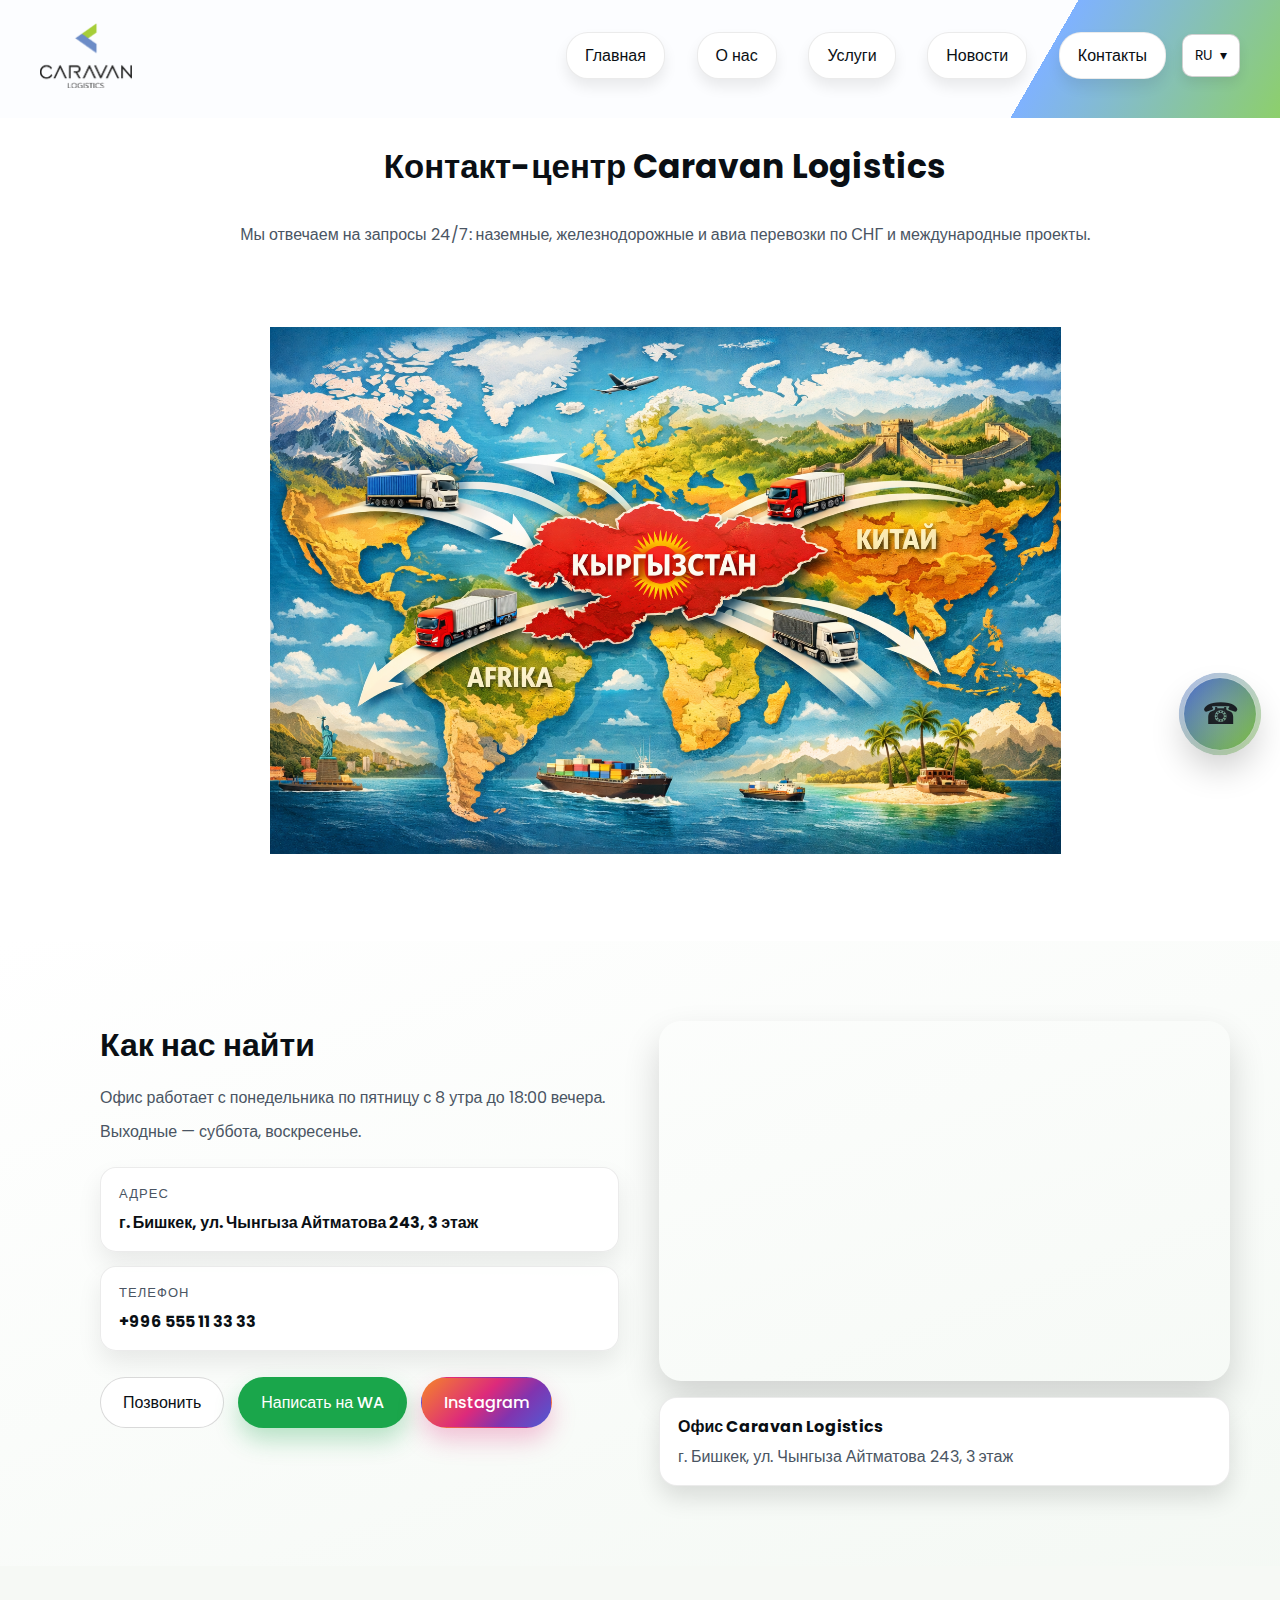
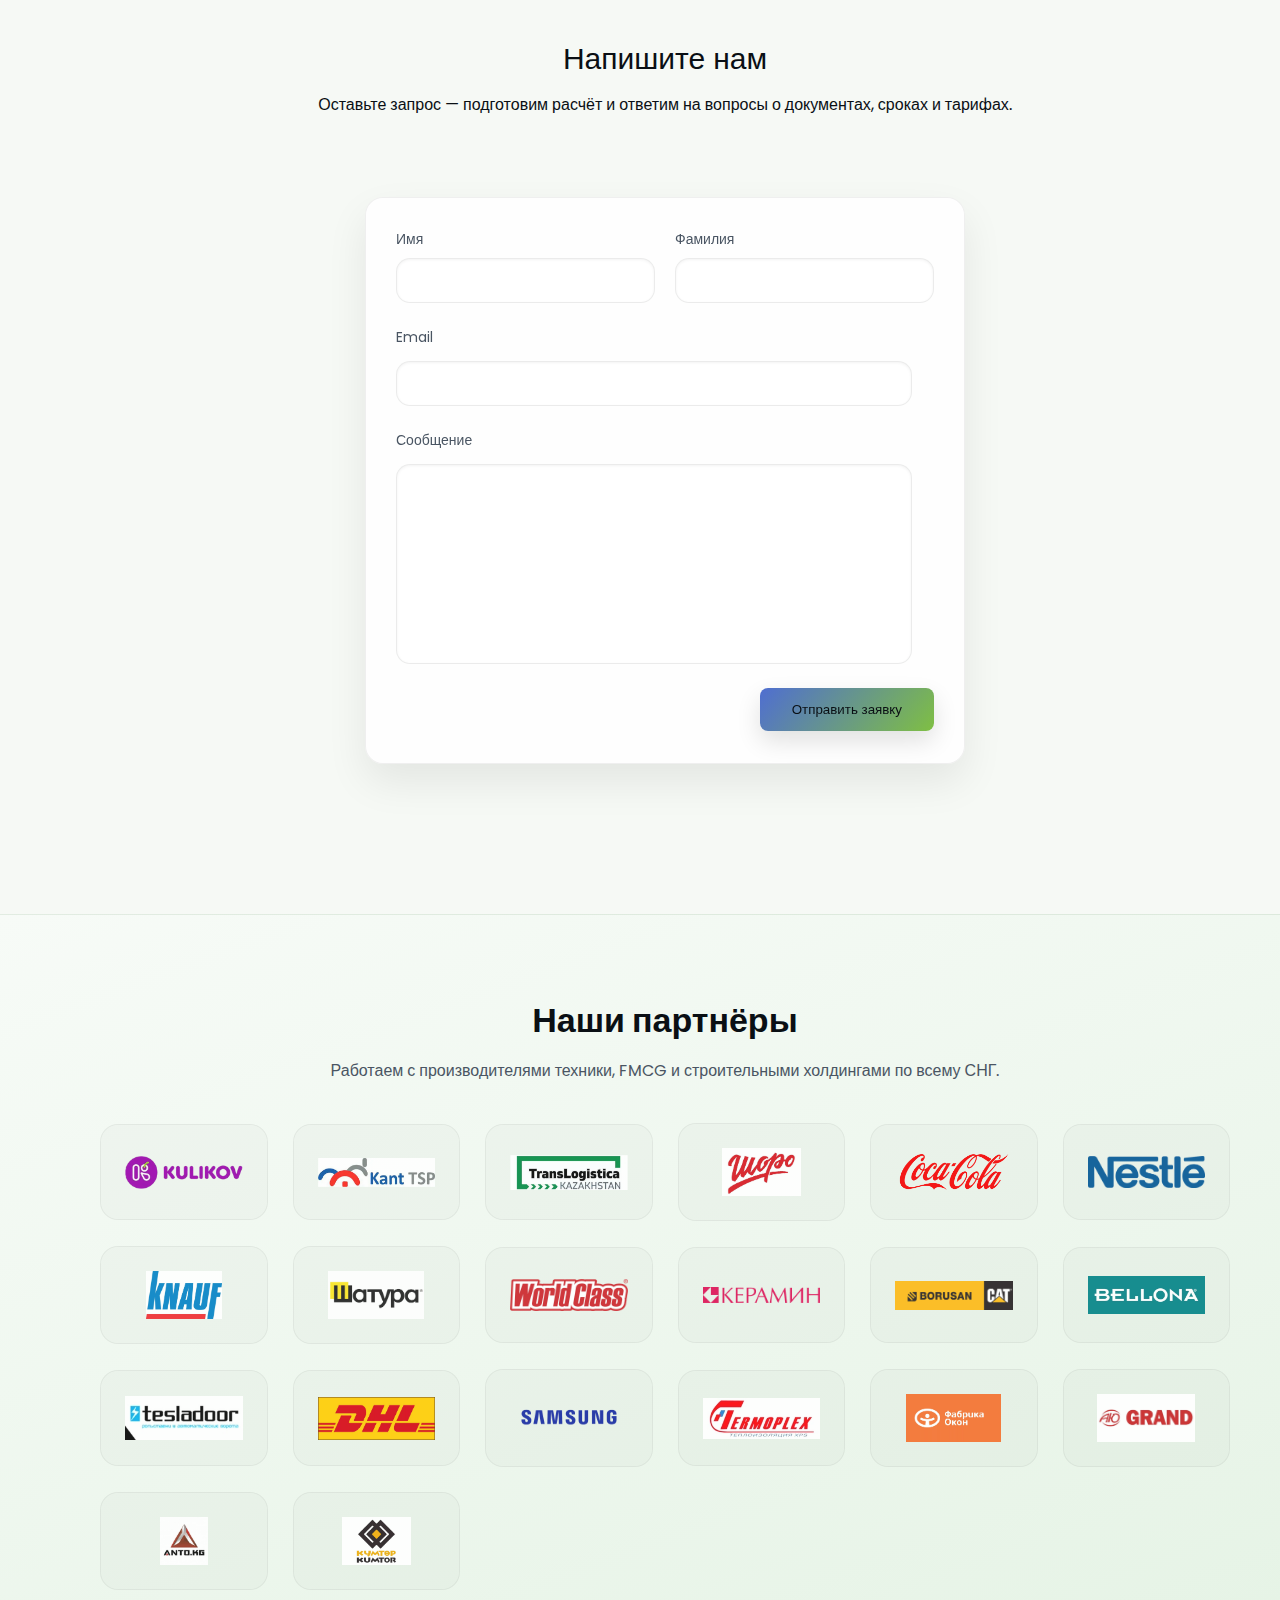
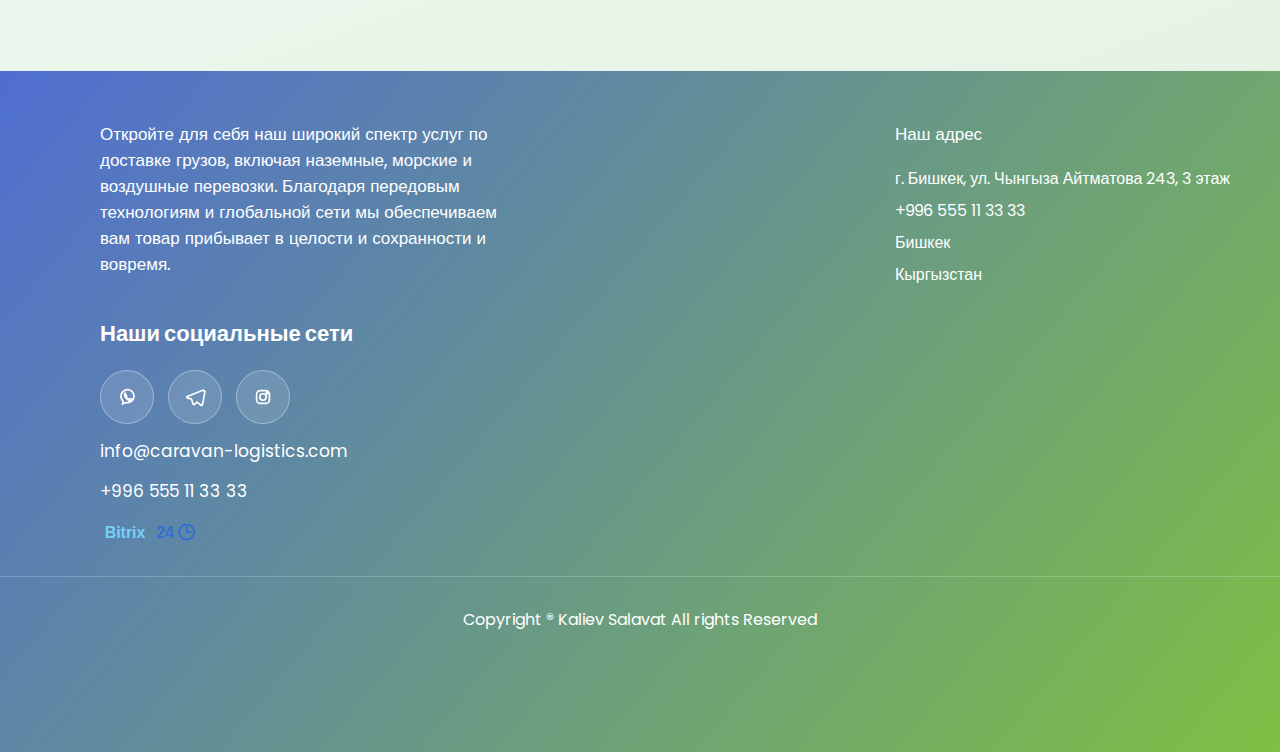
<file: contacts.html>
<!DOCTYPE html>
<html lang="ru">
<head>
    <meta charset="UTF-8">
    <meta name="viewport" content="width=device-width, initial-scale=1.0">
    <meta name="description" content="Свяжитесь с Caravan Logistics: круглосуточная поддержка по авто, железнодорожным и авиа грузоперевозкам в СНГ и мире.">
    <title>Caravan Logistics — контакты</title>
    <link rel="stylesheet" href="CSS/main.css">
</head>

<body data-page="contacts">
    <header class = "container">
        <a class = "logo" href="index.html">
          <img loading="lazy" src="img/Caravan/caravan_logo.png" alt="Caravan Logistics логотип">
        </a> 
         <nav>
            <ul>
                <li><a href="index.html" data-i18n="nav.home">Главная</a></li>
                <li><a href ="about.html" data-i18n="nav.about">О нас</a></li>
                <li><a href="services.html" data-i18n="nav.services">Услуги</a></li>
                <li><a href ="portfolio.html" data-i18n="nav.news">Новости</a></li>
                <li><a href="contacts.html" data-i18n="nav.contacts">Контакты</a></li>
            
                    <li class="nav-services nav-services--mobile">
                        <div class="mobile-menu__divider"></div>
                        <button class="mobile-menu__accordion" type="button" aria-expanded="true" data-accordion="services">Услуги <span class="mobile-menu__chev">▾</span></button>
                        <div class="mobile-menu__submenu is-open" data-submenu="services">
                            <a class="mobile-menu__item mobile-menu__item--sub" href="service-auto.html">Автоперевозки</a>
                            <a class="mobile-menu__item mobile-menu__item--sub" href="service-rail.html">Железнодорожные перевозки</a>
                            <a class="mobile-menu__item mobile-menu__item--sub" href="service-multimodal.html">Мультимодальные перевозки</a>
                            <a class="mobile-menu__item mobile-menu__item--sub" href="service-broker.html">Таможенный брокер</a>
                            <a class="mobile-menu__item mobile-menu__item--sub" href="service-china.html">Китай</a>
                            <a class="mobile-menu__item mobile-menu__item--sub" href="service-air.html">Авиаперевозки</a>
                            <a class="mobile-menu__item mobile-menu__item--sub" href="service-warehousing.html">Складские услуги</a>
                            <a class="mobile-menu__item mobile-menu__item--sub" href="service-insurance.html">Страхование</a>
                        </div>
                    </li>
                </ul>
        </nav>
        <div class="lang">
            <button class="lang__btn" id="langBtn" type="button" aria-expanded="false">
                <span class="lang__current" id="langCurrent">RU</span>
                <span class="lang__chev">▾</span>
            </button>
            <div class="lang__menu" id="langMenu" role="menu">
                <button class="lang__item" data-lang="ru" role="menuitem" data-i18n="lang.ru">RU</button>
                <button class="lang__item" data-lang="en" role="menuitem" data-i18n="lang.en">EN</button>
                <button class="lang__item" data-lang="zh" role="menuitem" data-i18n="lang.zh">中文</button>
            </div>
        </div>
    </header>

   <div class="container hero-contacts">
    <h1 data-i18n="contacts.heroTitle">Контакт-центр Caravan Logistics</h1>
    <p data-i18n="contacts.heroText">Мы отвечаем на запросы 24/7: наземные, железнодорожные и авиа перевозки по СНГ и международные проекты.</p>
    <img loading="lazy" src="img/Main_images/Кыргыстан - центр мировых поставок.png" alt="Карта международной логистики Caravan Logistics">
   </div>

   <section class="contact-visit">
    <div class="container contact-visit__grid">
      <div class="contact-visit__info">
        <h2>Как нас найти</h2>
        <p>Офис работает с понедельника по пятницу с 8 утра до 18:00 вечера.</p>
        <p>Выходные — суббота, воскресенье.</p>
        <div class="contact-visit__rows">
          <div class="contact-visit__row">
            <span>Адрес</span>
            <strong>г. Бишкек, ул. Чынгыза Айтматова 243, 3 этаж</strong>
          </div>
          <div class="contact-visit__row">
            <span>Телефон</span>
            <strong>+996 555 11 33 33</strong>
          </div>
        </div>
        <div class="contact-visit__actions">
          <a class="contact-visit__btn contact-visit__btn--ghost" href="tel:+996555113333">Позвонить</a>
          <a class="contact-visit__btn contact-visit__btn--wa" href="https://wa.me/996555113333" target="_blank" rel="noopener">Написать на WA</a>
          <a class="contact-visit__btn contact-visit__btn--ig" href="https://www.instagram.com/caravan_logistics_com?igsh=dWprNTB4MnB4MjVp" target="_blank" rel="noopener">Instagram</a>
        </div>
      </div>
      <div class="contact-visit__map">
        <iframe title="Caravan Logistics office" loading="lazy" src="https://maps.google.com/maps?q=%D0%B3.%20%D0%91%D0%B8%D1%88%D0%BA%D0%B5%D0%BA%2C%20%D1%83%D0%BB.%20%D0%A7%D1%8B%D0%BD%D0%B3%D1%8B%D0%B7%D0%B0%20%D0%90%D0%B9%D1%82%D0%BC%D0%B0%D1%82%D0%BE%D0%B2%D0%B0%20243%2C%203%20%D1%8D%D1%82%D0%B0%D0%B6&t=&z=16&ie=UTF8&iwloc=&output=embed" allowfullscreen></iframe>
        <div class="contact-visit__mini">
          <h4>Офис Caravan Logistics</h4>
          <p>г. Бишкек, ул. Чынгыза Айтматова 243, 3 этаж</p>
        </div>
      </div>
    </div>
   </section>
   <div class="feedback">
    <div class="container">
      <h2 data-i18n="contacts.formTitle">Напишите нам</h2>
      <p data-i18n="contacts.formText">Оставьте запрос — подготовим расчёт и ответим на вопросы о документах, сроках и тарифах.</p>

      <form>
        <div class="inline">
          <div>
            <label data-i18n="contacts.labelFirst">Имя</label>
            <input type="text">
          </div>
          <div>
            <label data-i18n="contacts.labelLast">Фамилия</label>
            <input type="text">
          </div>
          </div>
            <label data-i18n="contacts.labelEmail">Email</label>
            <input type="email" class = "one-line"> 

            <label data-i18n="contacts.labelMessage">Сообщение</label>
            <textarea class = "one-line"></textarea>

            <button type="submit" data-i18n="contacts.submit">Отправить заявку</button>
        
      </form>
    </div>
   </div>


    <section class="partners">
        <div class="container">
            <div class="partners__intro">
                <p class="partners__eyebrow" data-i18n="partners.eyebrow">Нам доверяют</p>
                <h3 data-i18n="partners.title">Бренды и корпорации</h3>
                <p data-i18n="partners.text">Работаем с производителями техники, FMCG и строительными холдингами по всему СНГ.</p>
            </div>
            <div class="partners__grid">
                <div class="partners__logo"><img loading="lazy" src="img/Logos/Kulikov.png" alt="Kulikov"></div>
                <div class="partners__logo"><img loading="lazy" src="img/Logos/KantTSP.png" alt="Kant TSP"></div>
                <div class="partners__logo"><img loading="lazy" src="img/Logos/TransLogista.png" alt="TransLogistica Kazakhstan"></div>
                <div class="partners__logo"><img loading="lazy" src="img/Logos/Shoro.png" alt="Шоро"></div>
                <div class="partners__logo"><img loading="lazy" src="img/Logos/cola.png" alt="Coca-Cola"></div>
                <div class="partners__logo"><img loading="lazy" src="img/Logos/nestle.png" alt="Nestle"></div>
                <div class="partners__logo"><img loading="lazy" src="img/Logos/Knauf.png" alt="Knauf"></div>
                <div class="partners__logo"><img loading="lazy" src="img/Logos/Shatura.png" alt="Шатура"></div>
                <div class="partners__logo"><img loading="lazy" src="img/Logos/wold_class.png" alt="World Class"></div>
                <div class="partners__logo"><img loading="lazy" src="img/Logos/Keramin.png" alt="Керамин"></div>
                <div class="partners__logo"><img loading="lazy" src="img/Logos/borusan.png" alt="Borusan"></div>
                <div class="partners__logo"><img loading="lazy" src="img/Logos/bellona.png" alt="Bellona"></div>
                <div class="partners__logo"><img loading="lazy" src="img/Logos/tesladoor.png" alt="Tesladoor"></div>
                <div class="partners__logo"><img loading="lazy" src="img/Logos/DHL.png" alt="DHL"></div>
                <div class="partners__logo"><img loading="lazy" src="img/Logos/LG.png" alt="LG"></div>
                <div class="partners__logo"><img loading="lazy" src="img/Logos/termoplex.png" alt="Termoplex"></div>
                <div class="partners__logo"><img loading="lazy" src="img/Logos/fabrika_okon.png" alt="Фабрика окон"></div>
                <div class="partners__logo"><img loading="lazy" src="img/Logos/AUgrand.png" alt="AU Grand"></div>
                <div class="partners__logo"><img loading="lazy" src="img/Logos/anto.png" alt="ANTO.KG"></div>
                <div class="partners__logo"><img loading="lazy" src="img/Logos/kumtor.png" alt="Кумтор"></div>
            </div>
        </div>
    </section>

<footer>
    <div class="blocks container">
        <div>
          <a class="logo footer-logo" href="index.html">
            <img loading="lazy" src="img/Caravan/caravan logo.png" alt="Caravan Logistics">
          </a>
          <p data-i18n="footer.description">Откройте для себя наш широкий спектр услуг по доставке грузов, включая наземные, морские и воздушные перевозки. Благодаря передовым технологиям и глобальной сети мы обеспечиваем вам товар прибывает в целости и сохранности и вовремя. </p>
        </div>
             <div>
                <h4 data-i18n="footer.addressTitle">Наш адрес</h4>
                <ul>
                    <li data-i18n="footer.addressLine1">г. Бишкек, ул. Чынгыза Айтматова 243, 3 этаж</li>
                    <li data-i18n="footer.addressLine2">+996 555 11 33 33</li>
                    <li data-i18n="footer.addressLine3">Бишкек</li>
                    <li data-i18n="footer.addressLine4">Кыргызстан</li>
                </ul>
             </div>
             <div>
                <div class="footer-social">
                  <h3 class="footer-social__title">Наши социальные сети</h3>
                  <div class="footer-social__icons">
                    <a class="footer-social__icon" href="https://wa.me/996555113333" target="_blank" rel="noopener" aria-label="WhatsApp">
                      <svg viewBox="0 0 24 24" aria-hidden="true">
                        <path d="M7.2 19.5l.6-3.1a7.1 7.1 0 1 1 3.1 1.6l-3.7 1.5z" />
                        <path d="M9.5 9.4c.2-.4.3-.4.5-.4h.5c.2 0 .3 0 .4.3l.6 1.5c0 .1.1.3 0 .4l-.2.4c-.1.1-.2.2 0 .4.2.3.6 1 1.4 1.6.8.7 1.5.9 1.8 1 .2.1.3 0 .4-.1l.5-.6c.1-.2.3-.2.5-.1l1.6.7c.2.1.3.2.3.3 0 .2-.1.6-.4.9-.3.3-.7.6-1.2.6-.5 0-1-.1-2-.5-1-.4-1.9-1.1-2.8-2.1-.9-1-1.5-2-1.8-2.8-.3-.8-.3-1.3-.3-1.7 0-.4.1-.8.3-1z" />
                      </svg>
                    </a>
                    <a class="footer-social__icon" href="https://t.me/+996555113333" target="_blank" rel="noopener" aria-label="Telegram">
                      <svg viewBox="0 0 24 24" aria-hidden="true">
                        <path d="M20.6 4.6L3.6 11.4c-.8.3-.8 1.4.1 1.6l4.5 1.4 1.7 5.2c.2.7 1.1.9 1.6.4l2.6-2.4 4.6 3.4c.6.4 1.4.1 1.5-.6l2.6-14.1c.2-.8-.6-1.4-1.3-1.1z" />
                      </svg>
                    </a>
                    <a class="footer-social__icon" href="https://www.instagram.com/caravan_logistics_com?igsh=dWprNTB4MnB4MjVp" target="_blank" rel="noopener" aria-label="Instagram">
                      <svg viewBox="0 0 24 24" aria-hidden="true">
                        <rect x="5" y="5" width="14" height="14" rx="4" />
                        <circle cx="12" cy="12" r="3.5" />
                        <circle cx="16.5" cy="7.5" r="1" />
                      </svg>
                    </a>
                  </div>
                  <a class="footer-social__email" href="mailto:info@caravan-logistics.com">info@caravan-logistics.com</a>
                  <a class="footer-social__phone" href="tel:+996555113333">+996 555 11 33 33</a>
                  <div class="footer-social__bitrix">
                    <a href="https://crm.caravan-logistics.com" target="_blank" rel="noopener">
                      <img src="img/Logos/bitrix24.svg" alt="Bitrix24">
                    </a>
                  </div>
                </div>
             </div>
    </div>
    <hr>
    <p data-i18n="footer.copyright">Copyright ® Kaliev Salavat All rights Reserved</p>
  </footer>


  <script src="js/main.js"></script>
</body>


</html>
</file>
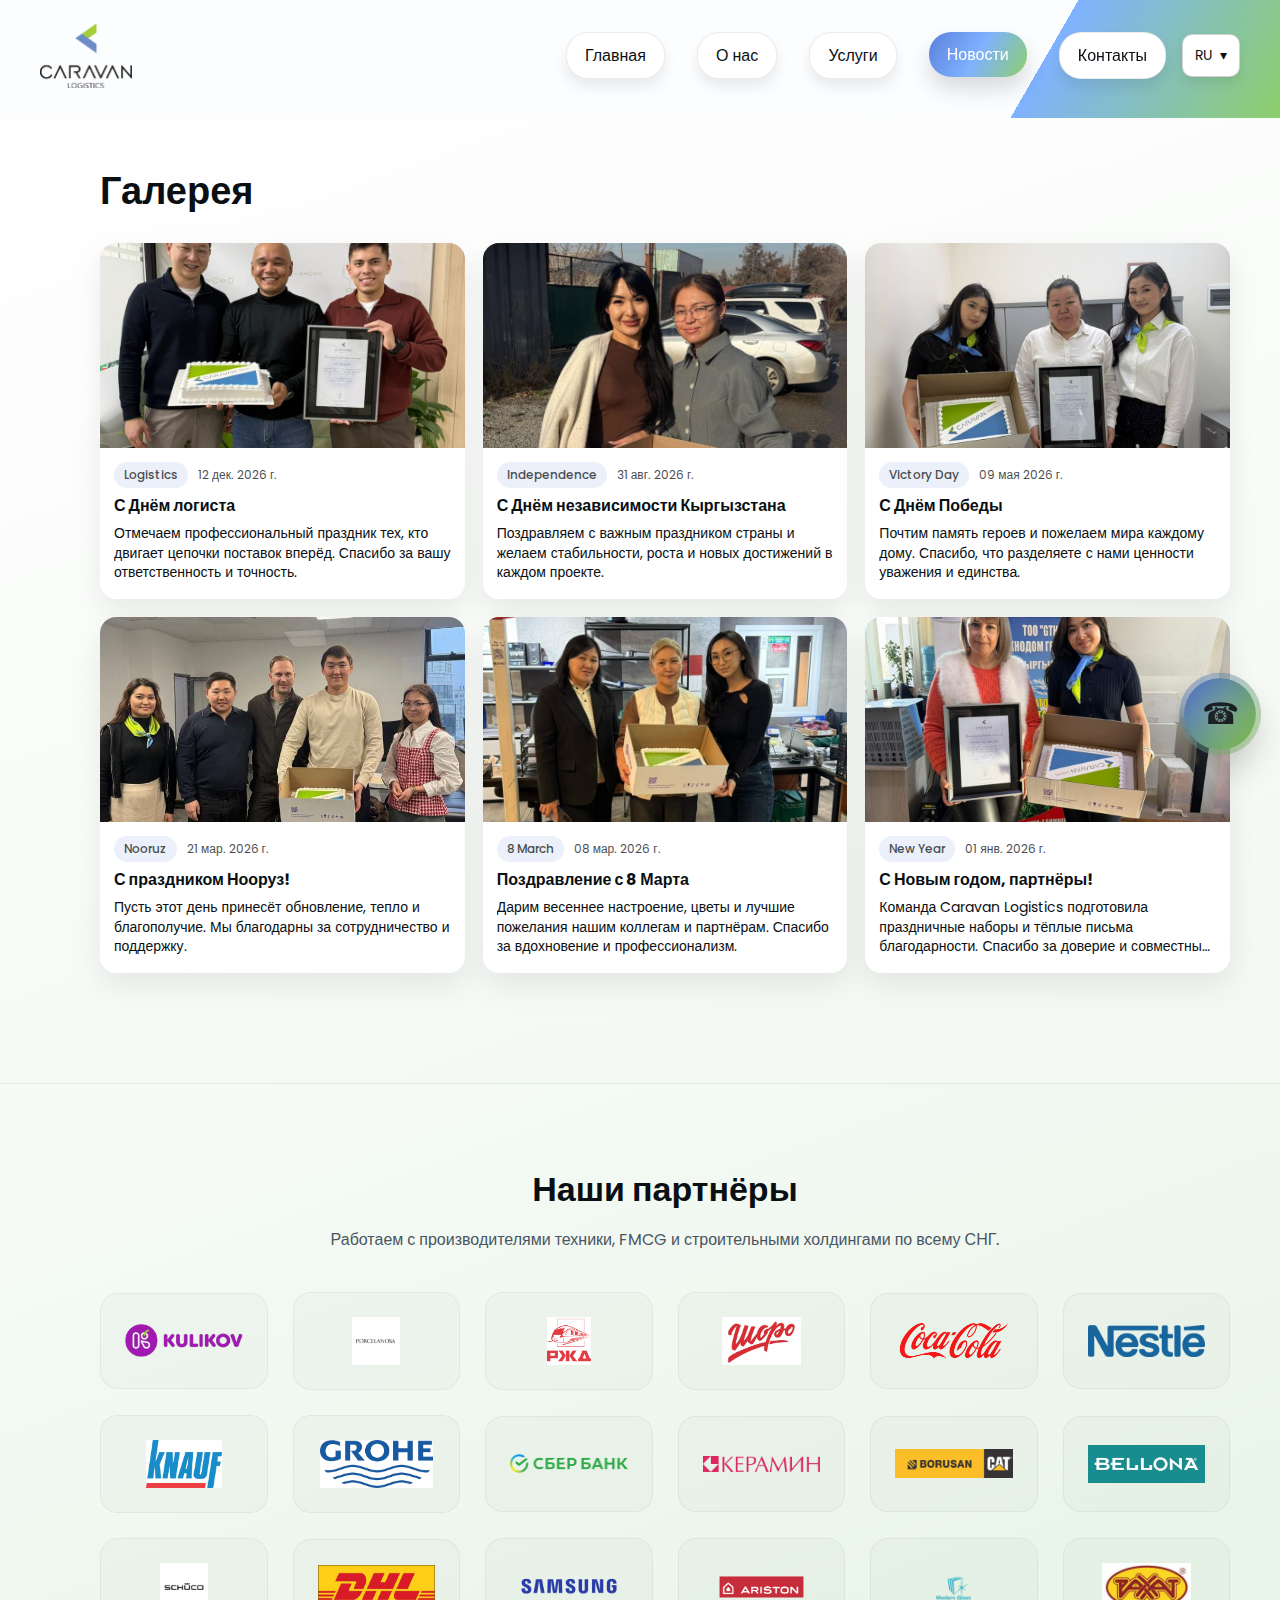
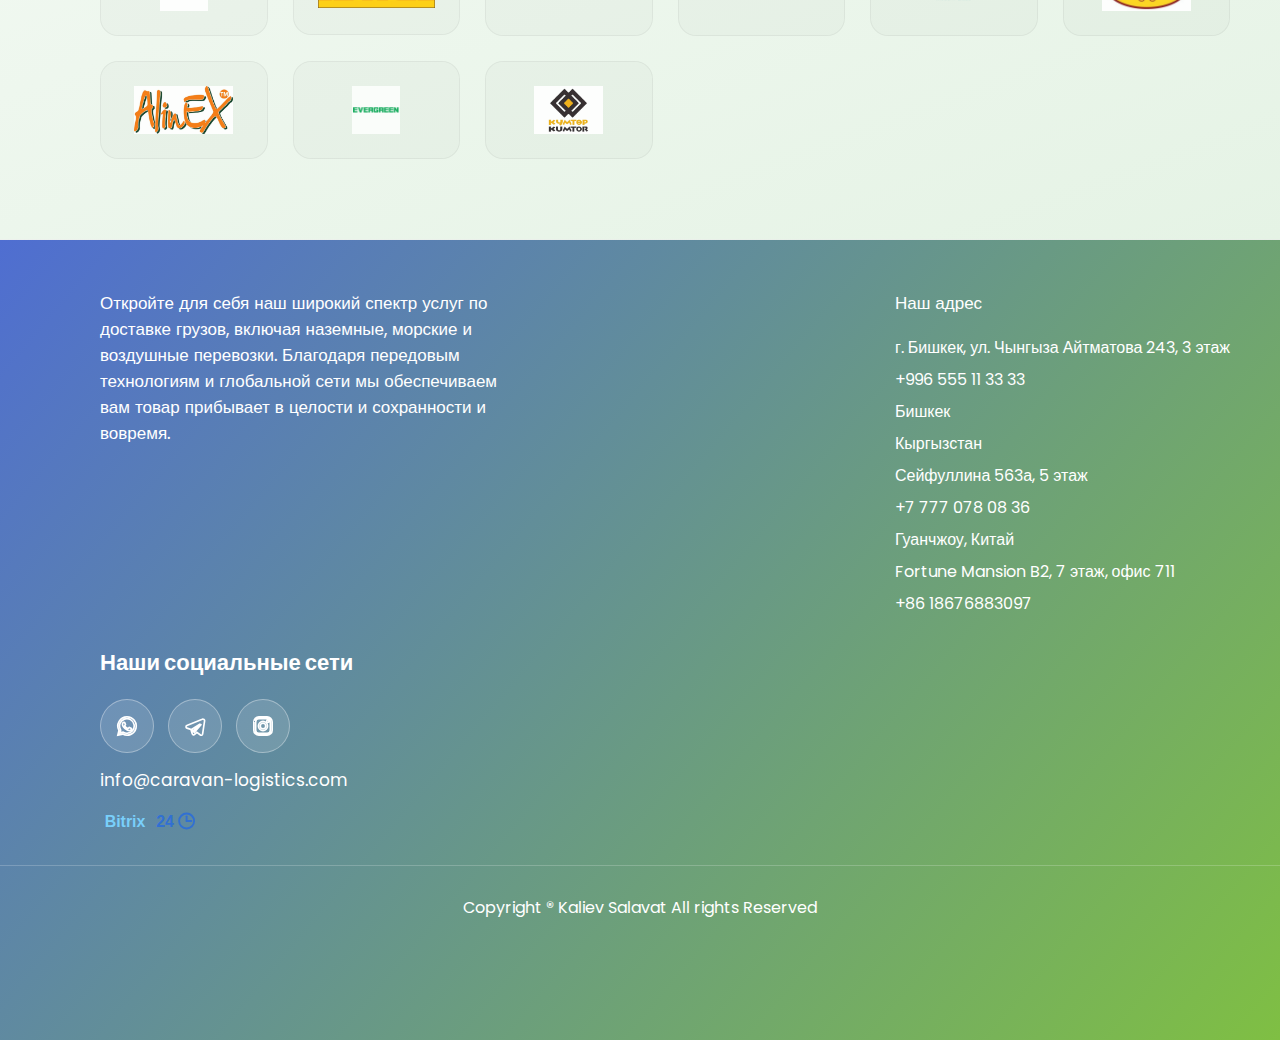
<file: gallery.html>
<!DOCTYPE html>
<html lang="ru">
<head>
    <meta charset="UTF-8">
    <meta name="viewport" content="width=device-width, initial-scale=1.0">
    <meta name="description" content="Галерея Караван логистикс: фотографии проектов, команды, партнеров и рабочих процессов компании.">
    <title>Караван логистикс — галерея</title>
    <link rel="icon" type="image/png" sizes="32x32" href="img/Icons/favicon-32x32.png?v=20260423">
    <link rel="icon" type="image/png" sizes="16x16" href="img/Icons/favicon-16x16.png?v=20260423">
    <link rel="apple-touch-icon" sizes="180x180" href="img/Icons/apple-touch-icon.png?v=20260423">
    <link rel="manifest" href="site.webmanifest?v=20260423">
    <meta name="theme-color" content="#7fb2ff">
    <link rel="preconnect" href="https://fonts.googleapis.com">
    <link rel="preconnect" href="https://fonts.gstatic.com" crossorigin>
    <link href="https://fonts.googleapis.com/css2?family=Poppins:wght@400;500;700;800&display=swap" rel="stylesheet">
    <link rel="stylesheet" href="CSS/main.css">
</head>

<body data-page="portfolio">
    <div class="wrapper">
    <header class = "container">
        <a class = "logo" href="index.html">
          <img src="img/Caravan/caravan_logo.png" alt="Караван логистикс логотип" width="371" height="261" decoding="async">
        </a> 
        <nav>
            <ul>
                <li><a href="index.html" data-i18n="nav.home">Главная</a></li>
                <li><a href ="about.html" data-i18n="nav.about">О нас</a></li>
                <li><a href="services.html" data-i18n="nav.services">Услуги</a></li>
                <li class = "active"><a href ="gallery.html" data-i18n="nav.news">Галерея</a></li>
                <li><a href="contacts.html" data-i18n="nav.contacts">Контакты</a></li>
            
                    <li class="nav-services nav-services--mobile">
                        <div class="mobile-menu__divider"></div>
                        <button class="mobile-menu__accordion" type="button" aria-expanded="true" data-accordion="services" data-i18n-html="common.servicesMenu">Услуги <span class="mobile-menu__chev">▾</span></button>
                        <div class="mobile-menu__submenu is-open" data-submenu="services">
                            <a class="mobile-menu__item mobile-menu__item--sub" href="service-auto.html" data-i18n="services.cards.auto.title">Автоперевозки</a>
                            <a class="mobile-menu__item mobile-menu__item--sub" href="service-rail.html" data-i18n="services.cards.rail.title">Железнодорожные перевозки</a>
                            <a class="mobile-menu__item mobile-menu__item--sub" href="service-multimodal.html" data-i18n="services.cards.multimodal.title">Мультимодальные перевозки</a>
                            <a class="mobile-menu__item mobile-menu__item--sub" href="service-broker.html" data-i18n="services.cards.broker.title">Таможенный брокер</a>
                            <a class="mobile-menu__item mobile-menu__item--sub" href="service-china.html" data-i18n="services.cards.china.title">Китай</a>
                            <a class="mobile-menu__item mobile-menu__item--sub" href="service-warehousing.html" data-i18n="services.cards.warehousing.title">Складские услуги</a>
                            <a class="mobile-menu__item mobile-menu__item--sub" href="service-insurance.html" data-i18n="services.cards.insurance.title">Страхование</a>
                        </div>
                    </li>
                </ul>
        </nav>
        <div class="lang">
            <button class="lang__btn" id="langBtn" type="button" aria-expanded="false">
                <span class="lang__current" id="langCurrent">RU</span>
                <span class="lang__chev">▾</span>
            </button>
            <div class="lang__menu" id="langMenu" role="menu">
                <button class="lang__item" data-lang="ru" role="menuitem" data-i18n="lang.ru">RU</button>
                <button class="lang__item" data-lang="en" role="menuitem" data-i18n="lang.en">EN</button>
                <button class="lang__item" data-lang="zh" role="menuitem" data-i18n="lang.zh">中文</button>
            </div>
        </div>
    </header>

    <section class="news">
      <div class="container">
        <h1 class="page-title" data-i18n="portfolio.pageTitle">Галерея</h1>
        <div id="newsGrid" class="news-grid"></div>
      </div>
    </section>
  </div>
      <section class="partners">
        <div class="container">
            <div class="partners__intro">
                <p class="partners__eyebrow" data-i18n="partners.eyebrow">Нам доверяют</p>
                <h3 data-i18n="partners.title">Наши партнеры</h3>
                <p data-i18n="partners.text">Работаем с производителями техники, FMCG и строительными холдингами по всему СНГ.</p>
            </div>
            <div class="partners__grid">
                <div class="partners__logo"><img loading="lazy" src="img/Logos/Kulikov.png" alt="Kulikov"></div>
                <div class="partners__logo"><img class="partners__logo-img--parcelanosa" loading="lazy" src="img/Logos/parcelanosa.png" alt="PORCELANOSA"></div>
                <div class="partners__logo"><img loading="lazy" src="img/Logos/РЖД.png" alt="РЖД"></div>
                <div class="partners__logo"><img loading="lazy" src="img/Logos/Shoro.png" alt="Шоро"></div>
                <div class="partners__logo"><img loading="lazy" src="img/Logos/cola.png" alt="Coca-Cola"></div>
                <div class="partners__logo"><img loading="lazy" src="img/Logos/nestle.png" alt="Nestle"></div>
                <div class="partners__logo"><img loading="lazy" src="img/Logos/Knauf.png" alt="Knauf"></div>
                <div class="partners__logo"><img loading="lazy" src="img/Logos/Grohe.png" alt="Grohe"></div>
                <div class="partners__logo"><img loading="lazy" src="img/Logos/Sberbank_Logo_2020.svg.png" alt="Sberbank"></div>
                <div class="partners__logo"><img loading="lazy" src="img/Logos/Keramin.png" alt="Керамин"></div>
                <div class="partners__logo"><img loading="lazy" src="img/Logos/borusan.png" alt="Borusan"></div>
                <div class="partners__logo"><img loading="lazy" src="img/Logos/bellona.png" alt="Bellona"></div>
                <div class="partners__logo"><img class="partners__logo-img--schuco" loading="lazy" src="img/Logos/schuco.webp" alt="Schuco"></div>
                <div class="partners__logo"><img loading="lazy" src="img/Logos/DHL.png" alt="DHL"></div>
                <div class="partners__logo"><img loading="lazy" src="img/Logos/LG.png" alt="LG"></div>
                <div class="partners__logo"><img loading="lazy" src="img/Logos/Ariston-Logo.png" alt="Ariston"></div>
                <div class="partners__logo"><img class="partners__logo-img--modern-glass" loading="lazy" src="img/Logos/modern_glass.png" alt="Modern Glass"></div>
                <div class="partners__logo"><img loading="lazy" src="img/Logos/Rakhat.png" alt="Rakhat"></div>
                <div class="partners__logo"><img loading="lazy" src="img/Logos/alinex.jpg" alt="AlinEX"></div>
                <div class="partners__logo"><img class="partners__logo-img--evergreen" loading="lazy" src="img/Logos/evergreen_logo..png.gif" alt="Evergreen"></div>
                <div class="partners__logo"><img loading="lazy" src="img/Logos/kumtor.png" alt="Kumtor"></div>
            </div>
        </div>
    </section>

<footer>
    <div class="blocks container">
        <div>
          <a class="logo footer-logo" href="index.html">
            <img loading="lazy" src="img/Caravan/caravan logo.png" alt="Caravan Logistics" width="371" height="260" decoding="async">
          </a>
          <p data-i18n="footer.description">Мы организуем автомобильные, железнодорожные, морские и мультимодальные перевозки, подбирая логистическое решение под задачу клиента. Работаем через проверенную партнёрскую сеть, чтобы груз прибывал в согласованные сроки и в надлежащем состоянии.</p>
        </div>
             <div>
                <h4 data-i18n="footer.addressTitle">Наш адрес</h4>
                <ul>
                    <li data-i18n="footer.addressLine1">Бишкек, Кыргызстан</li>
                    <li data-i18n="footer.addressLine2">ул. Чынгыза Айтматова 243, 3 этаж</li>
                    <li data-i18n="footer.addressLine3">+996 555 11 33 33</li>
                    <li class="footer-address-separator" data-i18n="footer.addressLine4">Алматы, Казахстан</li>
                    <li data-i18n="footer.addressLine5">Сейфуллина 563а, 5 этаж</li>
                    <li data-i18n="footer.addressLine6">+7 777 078 08 36</li>
                    <li class="footer-address-separator" data-i18n="footer.addressLine7">Гуанчжоу, Китай</li>
                    <li data-i18n="footer.addressLine8">Fortune Mansion B2, 7 этаж, офис 711</li>
                    <li data-i18n="footer.addressLine9">+86 18676883097</li>
                </ul>
             </div>
             <div>
                <div class="footer-social">
                  <h3 class="footer-social__title" data-i18n="footer.socialTitle">Наши социальные сети</h3>
                  <div class="footer-social__icons">
                    <a class="footer-social__icon" href="https://wa.me/996555113333" target="_blank" rel="noopener" aria-label="WhatsApp">
                      <svg viewBox="0 0 24 24" aria-hidden="true">
                        <path d="M12 2a10 10 0 0 0-8.78 14.79L2 22l5.36-1.18A10 10 0 1 0 12 2Zm0 18a8 8 0 0 1-4.07-1.11l-.29-.17-3.18.7.68-3.1-.19-.31A8 8 0 1 1 12 20Zm4.29-5.6c-.24-.12-1.4-.69-1.62-.77-.22-.08-.38-.12-.54.12-.16.24-.62.77-.76.93-.14.16-.28.18-.52.06a6.56 6.56 0 0 1-1.93-1.19 7.24 7.24 0 0 1-1.34-1.67c-.14-.24-.01-.37.11-.49.11-.11.24-.28.36-.42.12-.14.16-.24.24-.4.08-.16.04-.3-.02-.42-.06-.12-.54-1.3-.74-1.79-.2-.47-.4-.41-.54-.42h-.46c-.16 0-.42.06-.64.3-.22.24-.84.82-.84 2s.86 2.32.98 2.48c.12.16 1.7 2.6 4.13 3.64.58.25 1.03.4 1.38.51.58.18 1.1.15 1.51.09.46-.07 1.4-.57 1.6-1.12.2-.55.2-1.02.14-1.12-.06-.1-.22-.16-.46-.28Z" />
                      </svg>
                    </a>
                    <a class="footer-social__icon" href="https://t.me/+996555113333" target="_blank" rel="noopener" aria-label="Telegram">
                      <svg viewBox="0 0 24 24" aria-hidden="true">
                        <path d="M21.5 4.84a1.5 1.5 0 0 0-1.57-.2L3.1 11.52a1.5 1.5 0 0 0 .1 2.82l4.34 1.45 1.5 4.82a1.5 1.5 0 0 0 2.52.65l2.42-2.34 3.94 2.9a1.5 1.5 0 0 0 2.36-.9l2.18-14.5a1.5 1.5 0 0 0-.47-1.48ZM9.02 15.12l8.68-5.32-6.93 6.68-.27 2.44-1.48-3.8Zm2.95 3.01.18-1.64 6.8-6.56-5.88 7.01-1.1 1.19Z" />
                      </svg>
                    </a>
                    <a class="footer-social__icon" href="https://www.instagram.com/caravan_logistics_com?igsh=dWprNTB4MnB4MjVp" target="_blank" rel="noopener" aria-label="Instagram">
                      <svg viewBox="0 0 24 24" aria-hidden="true">
                        <path d="M7.5 2h9A5.5 5.5 0 0 1 22 7.5v9a5.5 5.5 0 0 1-5.5 5.5h-9A5.5 5.5 0 0 1 2 16.5v-9A5.5 5.5 0 0 1 7.5 2Zm0 2A3.5 3.5 0 0 0 4 7.5v9A3.5 3.5 0 0 0 7.5 20h9a3.5 3.5 0 0 0 3.5-3.5v-9A3.5 3.5 0 0 0 16.5 4h-9Zm9.75 1.5a1.25 1.25 0 1 1 0 2.5 1.25 1.25 0 0 1 0-2.5ZM12 7a5 5 0 1 1 0 10 5 5 0 0 1 0-10Zm0 2a3 3 0 1 0 0 6 3 3 0 0 0 0-6Z" />
                      </svg>
                    </a>
                  </div>
                  <a class="footer-social__email" href="mailto:info@caravan-logistics.com">info@caravan-logistics.com</a>
                  <div class="footer-social__bitrix">
                    <a href="https://crm.caravan-logistics.com" target="_blank" rel="noopener">
                      <img src="img/Logos/bitrix24.svg" alt="Bitrix24">
                    </a>
                  </div>
                </div>
             </div>
    </div>
    <hr>
    <p data-i18n="footer.copyright">Copyright © 2026 Caravan Logistics. All rights reserved.</p>
  </footer>


  <script src="js/news.js"></script>
  <script src="js/main.js"></script>

</body>

</html>
</file>
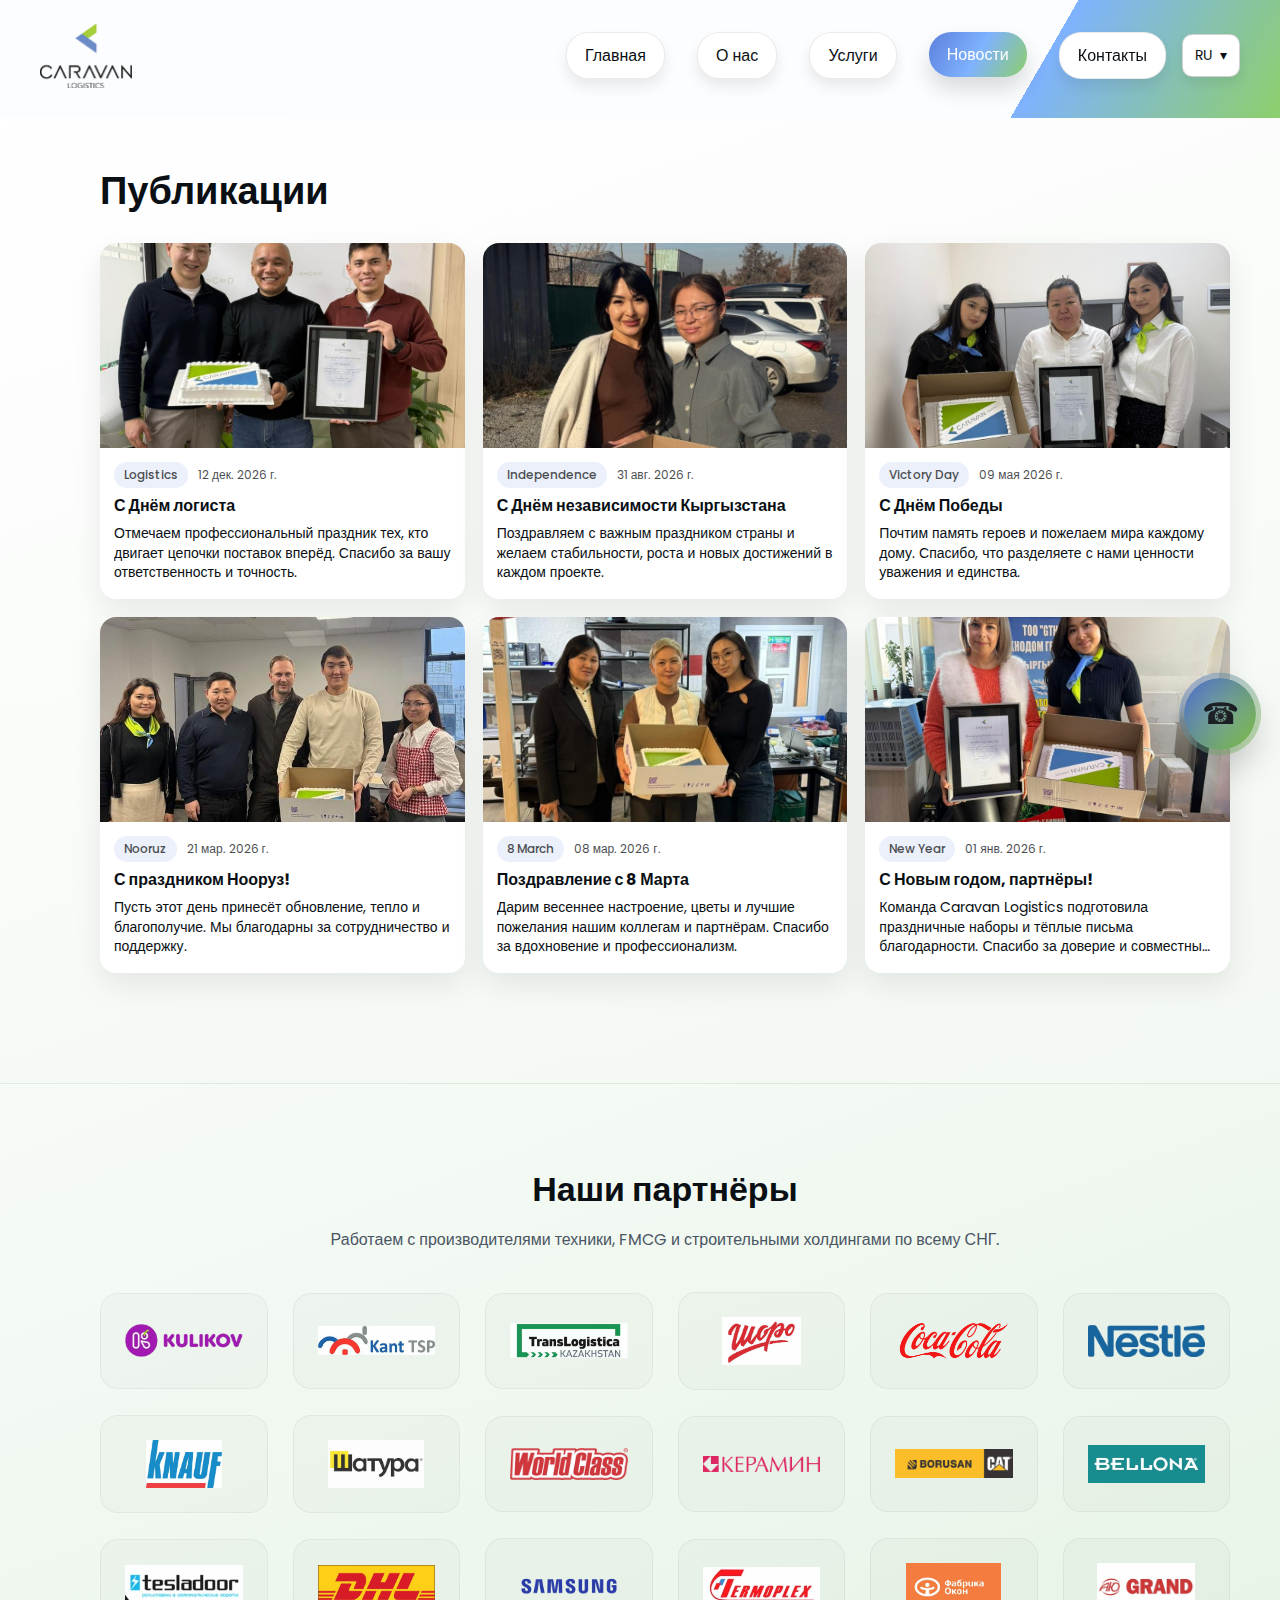
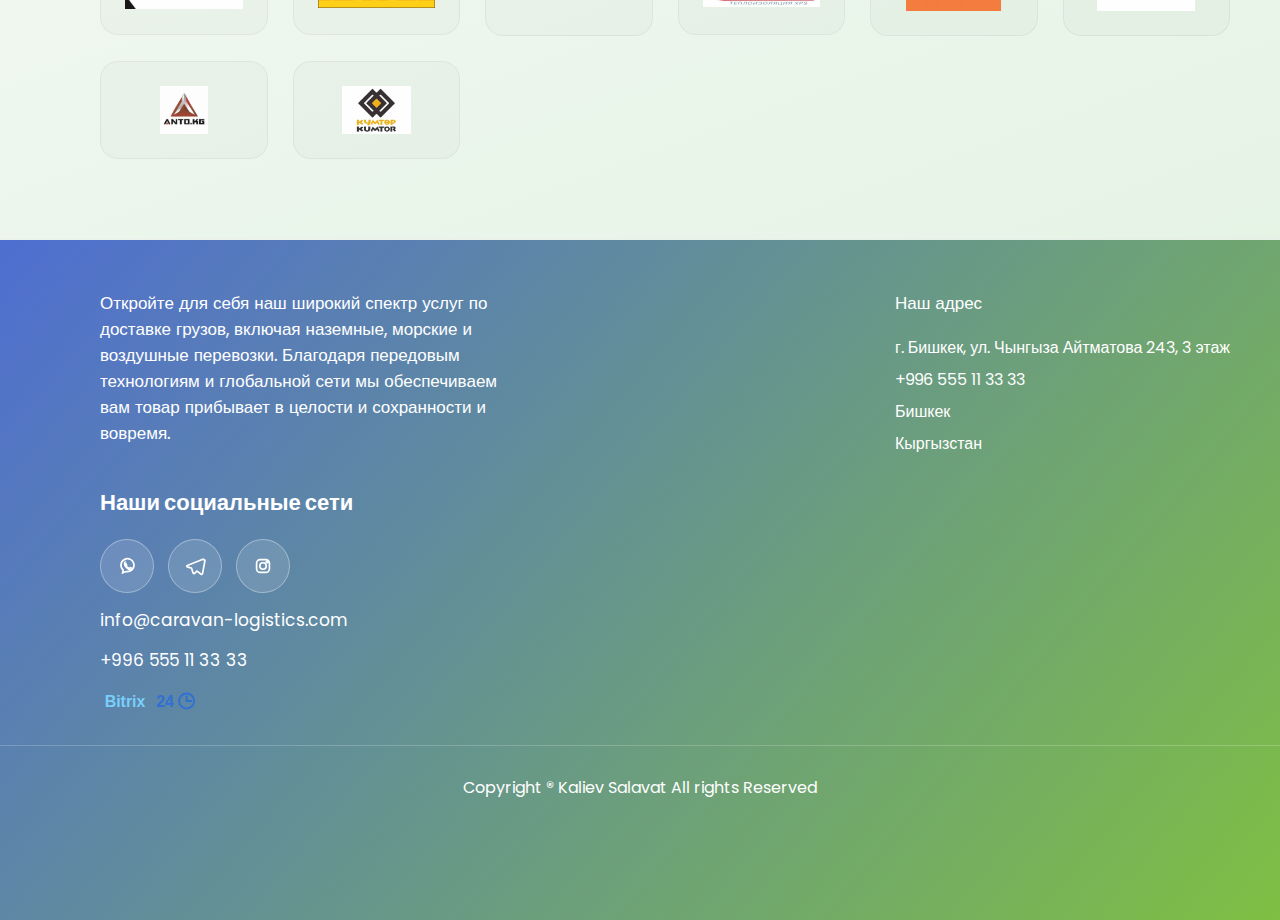
<file: portfolio.html>
<!DOCTYPE html>
<html lang="ru">
<head>
    <meta charset="UTF-8">
    <meta name="viewport" content="width=device-width, initial-scale=1.0">
    <meta name="description" content="Новости и аналитика Caravan Logistics: тарифы, маршруты и технологии авто, ЖД и авиа перевозок.">
    <title>Caravan Logistics — новости и аналитика</title>
    <link rel="stylesheet" href="CSS/main.css">
</head>

<body data-page="portfolio">
    <div class="wrapper">
    <header class = "container">
        <a class = "logo" href="index.html">
          <img loading="lazy" src="img/Caravan/caravan_logo.png" alt="Caravan Logistics логотип">
        </a> 
        <nav>
            <ul>
                <li><a href="index.html" data-i18n="nav.home">Главная</a></li>
                <li><a href ="about.html" data-i18n="nav.about">О нас</a></li>
                <li><a href="services.html" data-i18n="nav.services">Услуги</a></li>
                <li class = "active"><a href ="portfolio.html" data-i18n="nav.news">Новости</a></li>
                <li><a href="contacts.html" data-i18n="nav.contacts">Контакты</a></li>
            
                    <li class="nav-services nav-services--mobile">
                        <div class="mobile-menu__divider"></div>
                        <button class="mobile-menu__accordion" type="button" aria-expanded="true" data-accordion="services">Услуги <span class="mobile-menu__chev">▾</span></button>
                        <div class="mobile-menu__submenu is-open" data-submenu="services">
                            <a class="mobile-menu__item mobile-menu__item--sub" href="service-auto.html">Автоперевозки</a>
                            <a class="mobile-menu__item mobile-menu__item--sub" href="service-rail.html">Железнодорожные перевозки</a>
                            <a class="mobile-menu__item mobile-menu__item--sub" href="service-multimodal.html">Мультимодальные перевозки</a>
                            <a class="mobile-menu__item mobile-menu__item--sub" href="service-broker.html">Таможенный брокер</a>
                            <a class="mobile-menu__item mobile-menu__item--sub" href="service-china.html">Китай</a>
                            <a class="mobile-menu__item mobile-menu__item--sub" href="service-air.html">Авиаперевозки</a>
                            <a class="mobile-menu__item mobile-menu__item--sub" href="service-warehousing.html">Складские услуги</a>
                            <a class="mobile-menu__item mobile-menu__item--sub" href="service-insurance.html">Страхование</a>
                        </div>
                    </li>
                </ul>
        </nav>
        <div class="lang">
            <button class="lang__btn" id="langBtn" type="button" aria-expanded="false">
                <span class="lang__current" id="langCurrent">RU</span>
                <span class="lang__chev">▾</span>
            </button>
            <div class="lang__menu" id="langMenu" role="menu">
                <button class="lang__item" data-lang="ru" role="menuitem" data-i18n="lang.ru">RU</button>
                <button class="lang__item" data-lang="en" role="menuitem" data-i18n="lang.en">EN</button>
                <button class="lang__item" data-lang="zh" role="menuitem" data-i18n="lang.zh">中文</button>
            </div>
        </div>
    </header>

    <section class="news">
      <div class="container">
        <h1 class="page-title">Публикации</h1>
        <div id="newsGrid" class="news-grid"></div>
      </div>
    </section>
  </div>
      <section class="partners">
        <div class="container">
            <div class="partners__intro">
                <p class="partners__eyebrow" data-i18n="partners.eyebrow">Нам доверяют</p>
                <h3 data-i18n="partners.title">Бренды и корпорации</h3>
                <p data-i18n="partners.text">Работаем с производителями техники, FMCG и строительными холдингами по всему СНГ.</p>
            </div>
            <div class="partners__grid">
                <div class="partners__logo"><img loading="lazy" src="img/Logos/Kulikov.png" alt="Kulikov"></div>
                <div class="partners__logo"><img loading="lazy" src="img/Logos/KantTSP.png" alt="Kant TSP"></div>
                <div class="partners__logo"><img loading="lazy" src="img/Logos/TransLogista.png" alt="TransLogistica Kazakhstan"></div>
                <div class="partners__logo"><img loading="lazy" src="img/Logos/Shoro.png" alt="Шоро"></div>
                <div class="partners__logo"><img loading="lazy" src="img/Logos/cola.png" alt="Coca-Cola"></div>
                <div class="partners__logo"><img loading="lazy" src="img/Logos/nestle.png" alt="Nestle"></div>
                <div class="partners__logo"><img loading="lazy" src="img/Logos/Knauf.png" alt="Knauf"></div>
                <div class="partners__logo"><img loading="lazy" src="img/Logos/Shatura.png" alt="Шатура"></div>
                <div class="partners__logo"><img loading="lazy" src="img/Logos/wold_class.png" alt="World Class"></div>
                <div class="partners__logo"><img loading="lazy" src="img/Logos/Keramin.png" alt="Керамин"></div>
                <div class="partners__logo"><img loading="lazy" src="img/Logos/borusan.png" alt="Borusan"></div>
                <div class="partners__logo"><img loading="lazy" src="img/Logos/bellona.png" alt="Bellona"></div>
                <div class="partners__logo"><img loading="lazy" src="img/Logos/tesladoor.png" alt="Tesladoor"></div>
                <div class="partners__logo"><img loading="lazy" src="img/Logos/DHL.png" alt="DHL"></div>
                <div class="partners__logo"><img loading="lazy" src="img/Logos/LG.png" alt="LG"></div>
                <div class="partners__logo"><img loading="lazy" src="img/Logos/termoplex.png" alt="Termoplex"></div>
                <div class="partners__logo"><img loading="lazy" src="img/Logos/fabrika_okon.png" alt="Фабрика окон"></div>
                <div class="partners__logo"><img loading="lazy" src="img/Logos/AUgrand.png" alt="AU Grand"></div>
                <div class="partners__logo"><img loading="lazy" src="img/Logos/anto.png" alt="ANTO.KG"></div>
                <div class="partners__logo"><img loading="lazy" src="img/Logos/kumtor.png" alt="Кумтор"></div>
            </div>
        </div>
    </section>

<footer>
    <div class="blocks container">
        <div>
          <a class="logo footer-logo" href="index.html">
            <img loading="lazy" src="img/Caravan/caravan logo.png" alt="Caravan Logistics">
          </a>
          <p data-i18n="footer.description">Откройте для себя наш широкий спектр услуг по доставке грузов, включая наземные, морские и воздушные перевозки. Благодаря передовым технологиям и глобальной сети мы обеспечиваем вам товар прибывает в целости и сохранности и вовремя. </p>
        </div>
             <div>
                <h4 data-i18n="footer.addressTitle">Наш адрес</h4>
                <ul>
                    <li data-i18n="footer.addressLine1">г. Бишкек, ул. Чынгыза Айтматова 243, 3 этаж</li>
                    <li data-i18n="footer.addressLine2">+996 555 11 33 33</li>
                    <li data-i18n="footer.addressLine3">Бишкек</li>
                    <li data-i18n="footer.addressLine4">Кыргызстан</li>
                </ul>
             </div>
             <div>
                <div class="footer-social">
                  <h3 class="footer-social__title">Наши социальные сети</h3>
                  <div class="footer-social__icons">
                    <a class="footer-social__icon" href="https://wa.me/996555113333" target="_blank" rel="noopener" aria-label="WhatsApp">
                      <svg viewBox="0 0 24 24" aria-hidden="true">
                        <path d="M7.2 19.5l.6-3.1a7.1 7.1 0 1 1 3.1 1.6l-3.7 1.5z" />
                        <path d="M9.5 9.4c.2-.4.3-.4.5-.4h.5c.2 0 .3 0 .4.3l.6 1.5c0 .1.1.3 0 .4l-.2.4c-.1.1-.2.2 0 .4.2.3.6 1 1.4 1.6.8.7 1.5.9 1.8 1 .2.1.3 0 .4-.1l.5-.6c.1-.2.3-.2.5-.1l1.6.7c.2.1.3.2.3.3 0 .2-.1.6-.4.9-.3.3-.7.6-1.2.6-.5 0-1-.1-2-.5-1-.4-1.9-1.1-2.8-2.1-.9-1-1.5-2-1.8-2.8-.3-.8-.3-1.3-.3-1.7 0-.4.1-.8.3-1z" />
                      </svg>
                    </a>
                    <a class="footer-social__icon" href="https://t.me/+996555113333" target="_blank" rel="noopener" aria-label="Telegram">
                      <svg viewBox="0 0 24 24" aria-hidden="true">
                        <path d="M20.6 4.6L3.6 11.4c-.8.3-.8 1.4.1 1.6l4.5 1.4 1.7 5.2c.2.7 1.1.9 1.6.4l2.6-2.4 4.6 3.4c.6.4 1.4.1 1.5-.6l2.6-14.1c.2-.8-.6-1.4-1.3-1.1z" />
                      </svg>
                    </a>
                    <a class="footer-social__icon" href="https://www.instagram.com/caravan_logistics_com?igsh=dWprNTB4MnB4MjVp" target="_blank" rel="noopener" aria-label="Instagram">
                      <svg viewBox="0 0 24 24" aria-hidden="true">
                        <rect x="5" y="5" width="14" height="14" rx="4" />
                        <circle cx="12" cy="12" r="3.5" />
                        <circle cx="16.5" cy="7.5" r="1" />
                      </svg>
                    </a>
                  </div>
                  <a class="footer-social__email" href="mailto:info@caravan-logistics.com">info@caravan-logistics.com</a>
                  <a class="footer-social__phone" href="tel:+996555113333">+996 555 11 33 33</a>
                  <div class="footer-social__bitrix">
                    <a href="https://crm.caravan-logistics.com" target="_blank" rel="noopener">
                      <img src="img/Logos/bitrix24.svg" alt="Bitrix24">
                    </a>
                  </div>
                </div>
             </div>
    </div>
    <hr>
    <p data-i18n="footer.copyright">Copyright ® Kaliev Salavat All rights Reserved</p>
  </footer>


  <script src="js/news.js"></script>
  <script src="js/main.js"></script>

</body>

</html>
</file>
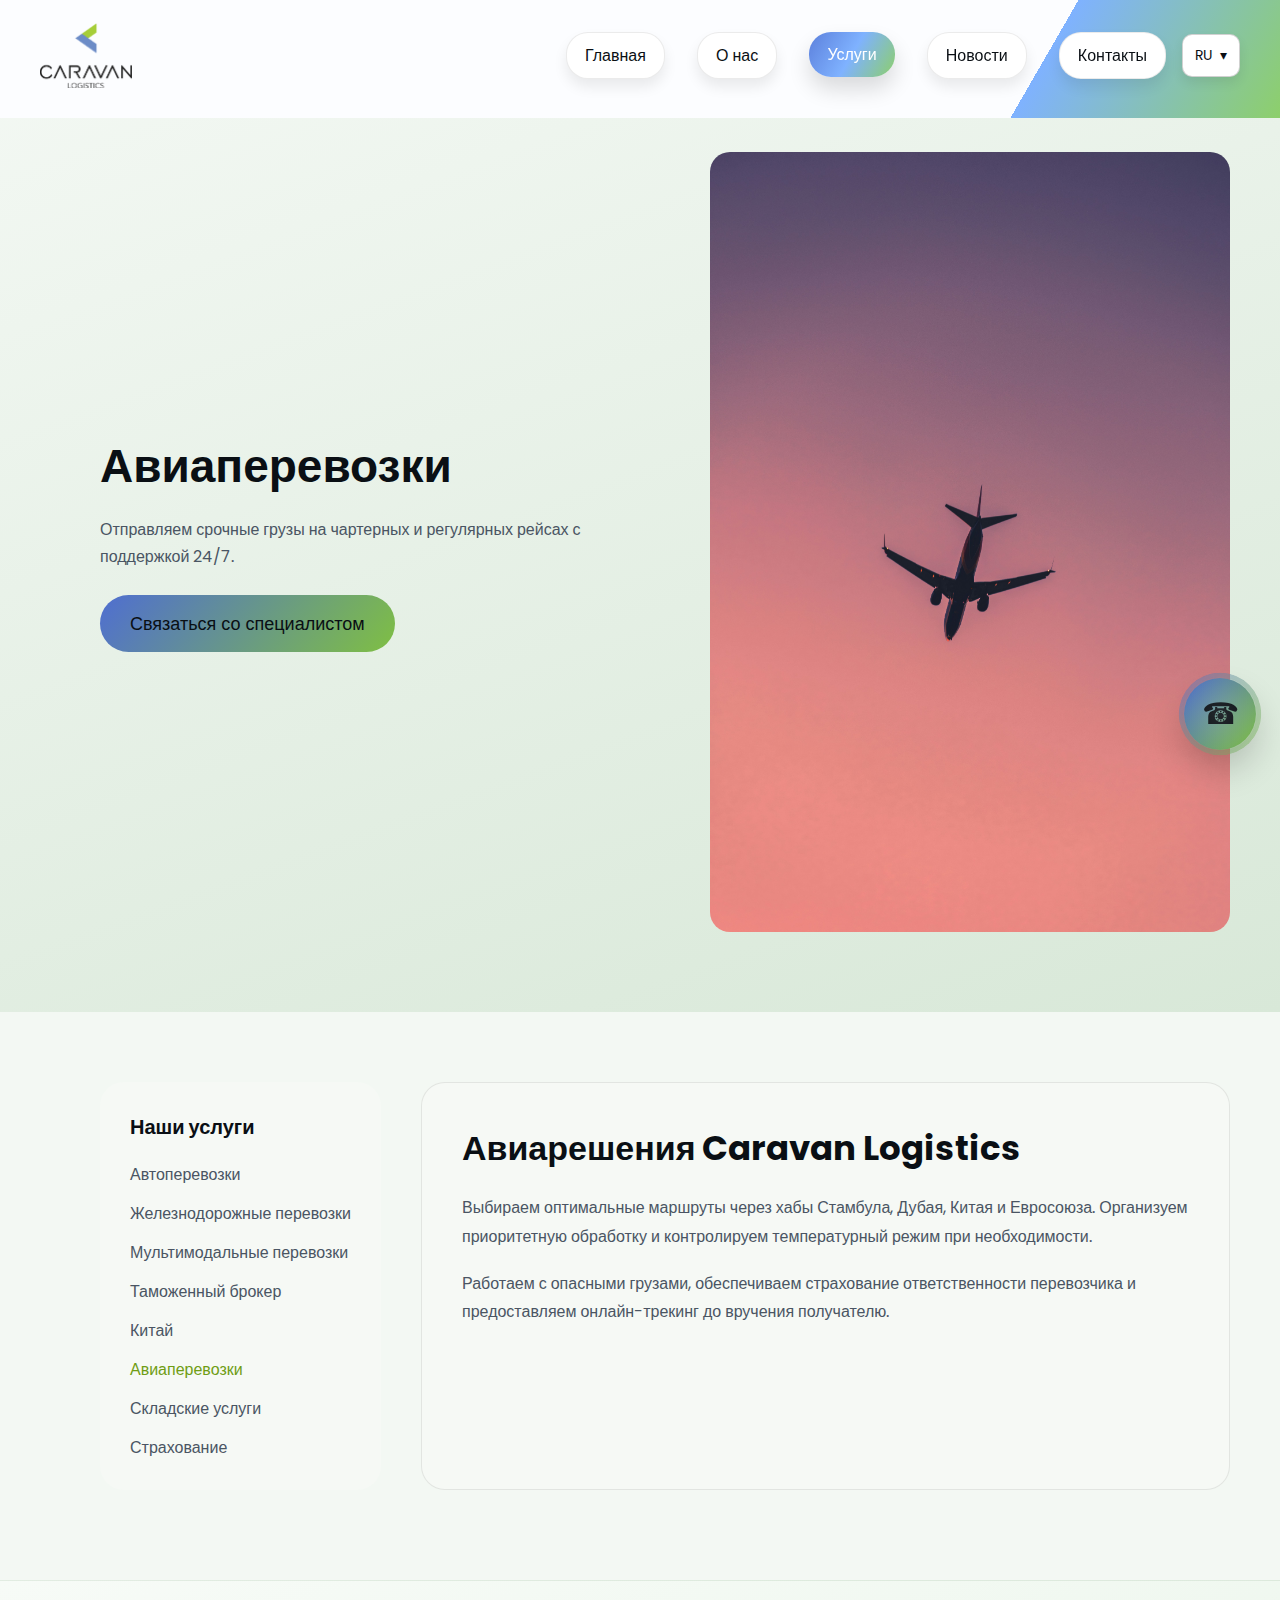
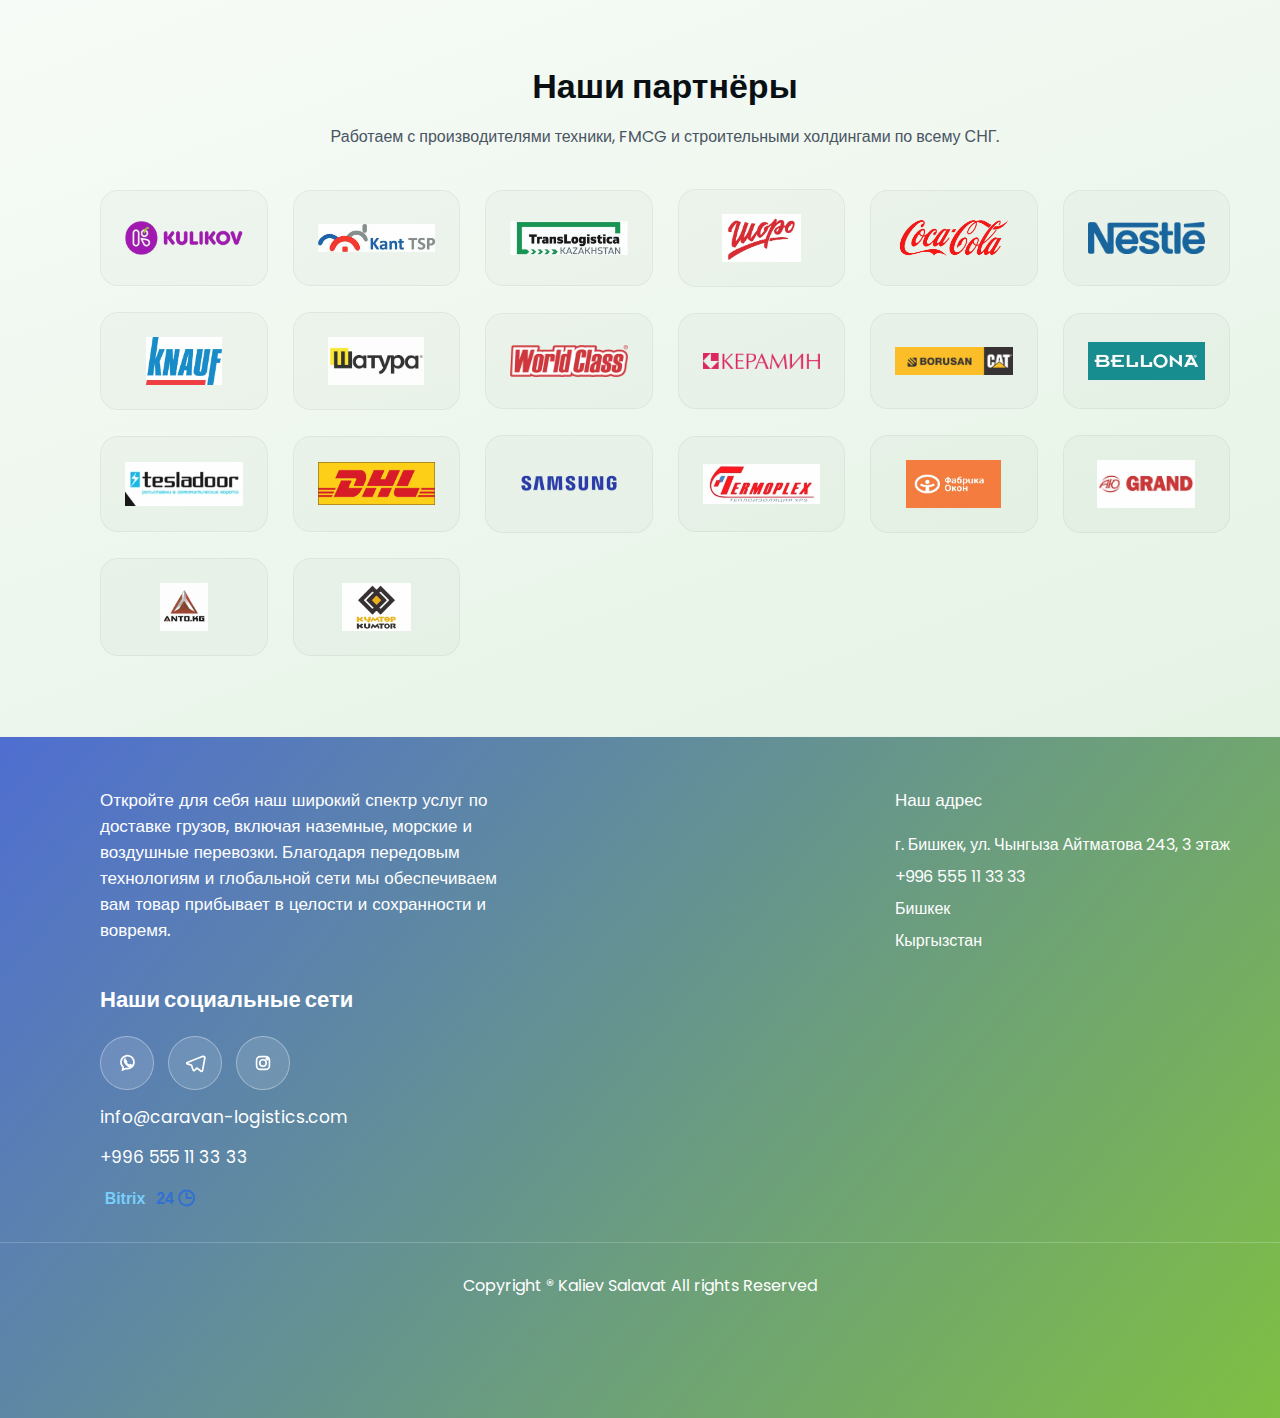
<file: service-air.html>
<!DOCTYPE html>
<html lang="ru">
<head>
    <meta charset="UTF-8">
    <meta name="viewport" content="width=device-width, initial-scale=1.0">
    <meta name="description" content="Авиаперевозки Caravan Logistics: чартеры, регулярные рейсы и приоритетная обработка.">
    <title>Caravan Logistics — авиаперевозки</title>
    <link rel="stylesheet" href="CSS/main.css">
</head>
<body data-page="service-air" data-service="air">
    <div class="wrapper">
        <header class="container">
            <a class="logo" href="index.html">
                <img loading="lazy" src="img/Caravan/caravan_logo.png" alt="Caravan Logistics логотип">
            </a>
            <nav>
                <ul>
                    <li><a href="index.html" data-i18n="nav.home">Главная</a></li>
                    <li><a href="about.html" data-i18n="nav.about">О нас</a></li>
                    <li class="active"><a href="services.html" data-i18n="nav.services">Услуги</a></li>
                    <li><a href="portfolio.html" data-i18n="nav.news">Новости</a></li>
                    <li><a href="contacts.html" data-i18n="nav.contacts">Контакты</a></li>
                
                    <li class="nav-services nav-services--mobile">
                        <div class="mobile-menu__divider"></div>
                        <button class="mobile-menu__accordion" type="button" aria-expanded="true" data-accordion="services">Услуги <span class="mobile-menu__chev">▾</span></button>
                        <div class="mobile-menu__submenu is-open" data-submenu="services">
                            <a class="mobile-menu__item mobile-menu__item--sub" href="service-auto.html">Автоперевозки</a>
                            <a class="mobile-menu__item mobile-menu__item--sub" href="service-rail.html">Железнодорожные перевозки</a>
                            <a class="mobile-menu__item mobile-menu__item--sub" href="service-multimodal.html">Мультимодальные перевозки</a>
                            <a class="mobile-menu__item mobile-menu__item--sub" href="service-broker.html">Таможенный брокер</a>
                            <a class="mobile-menu__item mobile-menu__item--sub" href="service-china.html">Китай</a>
                            <a class="mobile-menu__item mobile-menu__item--sub" href="service-air.html">Авиаперевозки</a>
                            <a class="mobile-menu__item mobile-menu__item--sub" href="service-warehousing.html">Складские услуги</a>
                            <a class="mobile-menu__item mobile-menu__item--sub" href="service-insurance.html">Страхование</a>
                        </div>
                    </li>
                </ul>
            </nav>
            <div class="lang">
            <button class="lang__btn" id="langBtn" type="button" aria-expanded="false">
                <span class="lang__current" id="langCurrent">RU</span>
                <span class="lang__chev">▾</span>
            </button>
            <div class="lang__menu" id="langMenu" role="menu">
                <button class="lang__item" data-lang="ru" role="menuitem" data-i18n="lang.ru">RU</button>
                <button class="lang__item" data-lang="en" role="menuitem" data-i18n="lang.en">EN</button>
                <button class="lang__item" data-lang="zh" role="menuitem" data-i18n="lang.zh">中文</button>
            </div>
        </div>
        </header>

        <section class="service-hero">
            <div class="container service-hero__inner">
                <div class="service-hero__content">
                                        <h1 data-i18n="service.heroTitle">Авиаперевозки</h1>
                    <p data-i18n="service.heroText">Отправляем срочные грузы на чартерных и регулярных рейсах с поддержкой 24/7.</p>
                    <button class="btn-primary" data-modal="callback" data-i18n="services.heroButton">Связаться со специалистом</button>
                </div>
                <img loading="lazy" src="img/Main_images/jake-weirick-mwXtmsTGlzE-unsplash.jpg" alt="Грузовой самолёт Caravan Logistics">
            </div>
        </section>

        <section class="service-detail">
            <div class="container service-detail__inner">
                <aside class="service-nav">
                    <h4 data-i18n="service.sidebarTitle">Наши услуги</h4>
                    <ul>
                        <li><a href="service-auto.html" data-service-link="auto" data-i18n="services.cards.auto.title">Автоперевозки</a></li>
                        <li><a href="service-rail.html" data-service-link="rail" data-i18n="services.cards.rail.title">Железнодорожные перевозки</a></li>
                        <li><a href="service-multimodal.html" data-service-link="multimodal" data-i18n="services.cards.multimodal.title">Мультимодальные перевозки</a></li>
                        <li><a href="service-broker.html" data-service-link="broker" data-i18n="services.cards.broker.title">Таможенный брокер</a></li>
                        <li><a href="service-china.html" data-service-link="china" data-i18n="services.cards.china.title">Китай</a></li>
                        <li><a href="service-air.html" data-service-link="air" data-i18n="services.cards.air.title">Авиаперевозки</a></li>
                        <li><a href="service-warehousing.html" data-service-link="warehousing" data-i18n="services.cards.warehousing.title">Складские услуги</a></li>
                        <li><a href="service-insurance.html" data-service-link="insurance" data-i18n="services.cards.insurance.title">Страхование</a></li>
                    </ul>
                </aside>
                <article class="service-content">
                    <h2 data-i18n="service.bodyTitle">Авиарешения Caravan Logistics</h2>
                    <p data-i18n="service.bodyParagraph1">Выбираем оптимальные маршруты через хабы Стамбула, Дубая, Китая и Евросоюза. Организуем приоритетную обработку и контролируем температурный режим при необходимости.</p>
                    <p data-i18n="service.bodyParagraph2">Работаем с опасными грузами, обеспечиваем страхование ответственности перевозчика и предоставляем онлайн-трекинг до вручения получателю.</p>
                </article>
            </div>
        </section>
    </div>

        <section class="partners">
        <div class="container">
            <div class="partners__intro">
                <p class="partners__eyebrow" data-i18n="partners.eyebrow">Нам доверяют</p>
                <h3 data-i18n="partners.title">Бренды и корпорации</h3>
                <p data-i18n="partners.text">Работаем с производителями техники, FMCG и строительными холдингами по всему СНГ.</p>
            </div>
            <div class="partners__grid">
                <div class="partners__logo"><img loading="lazy" src="img/Logos/Kulikov.png" alt="Kulikov"></div>
                <div class="partners__logo"><img loading="lazy" src="img/Logos/KantTSP.png" alt="Kant TSP"></div>
                <div class="partners__logo"><img loading="lazy" src="img/Logos/TransLogista.png" alt="TransLogistica Kazakhstan"></div>
                <div class="partners__logo"><img loading="lazy" src="img/Logos/Shoro.png" alt="Шоро"></div>
                <div class="partners__logo"><img loading="lazy" src="img/Logos/cola.png" alt="Coca-Cola"></div>
                <div class="partners__logo"><img loading="lazy" src="img/Logos/nestle.png" alt="Nestle"></div>
                <div class="partners__logo"><img loading="lazy" src="img/Logos/Knauf.png" alt="Knauf"></div>
                <div class="partners__logo"><img loading="lazy" src="img/Logos/Shatura.png" alt="Шатура"></div>
                <div class="partners__logo"><img loading="lazy" src="img/Logos/wold_class.png" alt="World Class"></div>
                <div class="partners__logo"><img loading="lazy" src="img/Logos/Keramin.png" alt="Керамин"></div>
                <div class="partners__logo"><img loading="lazy" src="img/Logos/borusan.png" alt="Borusan"></div>
                <div class="partners__logo"><img loading="lazy" src="img/Logos/bellona.png" alt="Bellona"></div>
                <div class="partners__logo"><img loading="lazy" src="img/Logos/tesladoor.png" alt="Tesladoor"></div>
                <div class="partners__logo"><img loading="lazy" src="img/Logos/DHL.png" alt="DHL"></div>
                <div class="partners__logo"><img loading="lazy" src="img/Logos/LG.png" alt="LG"></div>
                <div class="partners__logo"><img loading="lazy" src="img/Logos/termoplex.png" alt="Termoplex"></div>
                <div class="partners__logo"><img loading="lazy" src="img/Logos/fabrika_okon.png" alt="Фабрика окон"></div>
                <div class="partners__logo"><img loading="lazy" src="img/Logos/AUgrand.png" alt="AU Grand"></div>
                <div class="partners__logo"><img loading="lazy" src="img/Logos/anto.png" alt="ANTO.KG"></div>
                <div class="partners__logo"><img loading="lazy" src="img/Logos/kumtor.png" alt="Кумтор"></div>
            </div>
        </div>
    </section>

<footer>
    <div class="blocks container">
        <div>
          <a class="logo footer-logo" href="index.html">
            <img loading="lazy" src="img/Caravan/caravan logo.png" alt="Caravan Logistics">
          </a>
          <p data-i18n="footer.description">Откройте для себя наш широкий спектр услуг по доставке грузов, включая наземные, морские и воздушные перевозки. Благодаря передовым технологиям и глобальной сети мы обеспечиваем вам товар прибывает в целости и сохранности и вовремя. </p>
        </div>
             <div>
                <h4 data-i18n="footer.addressTitle">Наш адрес</h4>
                <ul>
                    <li data-i18n="footer.addressLine1">г. Бишкек, ул. Чынгыза Айтматова 243, 3 этаж</li>
                    <li data-i18n="footer.addressLine2">+996 555 11 33 33</li>
                    <li data-i18n="footer.addressLine3">Бишкек</li>
                    <li data-i18n="footer.addressLine4">Кыргызстан</li>
                </ul>
             </div>
             <div>
                <div class="footer-social">
                  <h3 class="footer-social__title">Наши социальные сети</h3>
                  <div class="footer-social__icons">
                    <a class="footer-social__icon" href="https://wa.me/996555113333" target="_blank" rel="noopener" aria-label="WhatsApp">
                      <svg viewBox="0 0 24 24" aria-hidden="true">
                        <path d="M7.2 19.5l.6-3.1a7.1 7.1 0 1 1 3.1 1.6l-3.7 1.5z" />
                        <path d="M9.5 9.4c.2-.4.3-.4.5-.4h.5c.2 0 .3 0 .4.3l.6 1.5c0 .1.1.3 0 .4l-.2.4c-.1.1-.2.2 0 .4.2.3.6 1 1.4 1.6.8.7 1.5.9 1.8 1 .2.1.3 0 .4-.1l.5-.6c.1-.2.3-.2.5-.1l1.6.7c.2.1.3.2.3.3 0 .2-.1.6-.4.9-.3.3-.7.6-1.2.6-.5 0-1-.1-2-.5-1-.4-1.9-1.1-2.8-2.1-.9-1-1.5-2-1.8-2.8-.3-.8-.3-1.3-.3-1.7 0-.4.1-.8.3-1z" />
                      </svg>
                    </a>
                    <a class="footer-social__icon" href="https://t.me/+996555113333" target="_blank" rel="noopener" aria-label="Telegram">
                      <svg viewBox="0 0 24 24" aria-hidden="true">
                        <path d="M20.6 4.6L3.6 11.4c-.8.3-.8 1.4.1 1.6l4.5 1.4 1.7 5.2c.2.7 1.1.9 1.6.4l2.6-2.4 4.6 3.4c.6.4 1.4.1 1.5-.6l2.6-14.1c.2-.8-.6-1.4-1.3-1.1z" />
                      </svg>
                    </a>
                    <a class="footer-social__icon" href="https://www.instagram.com/caravan_logistics_com?igsh=dWprNTB4MnB4MjVp" target="_blank" rel="noopener" aria-label="Instagram">
                      <svg viewBox="0 0 24 24" aria-hidden="true">
                        <rect x="5" y="5" width="14" height="14" rx="4" />
                        <circle cx="12" cy="12" r="3.5" />
                        <circle cx="16.5" cy="7.5" r="1" />
                      </svg>
                    </a>
                  </div>
                  <a class="footer-social__email" href="mailto:info@caravan-logistics.com">info@caravan-logistics.com</a>
                  <a class="footer-social__phone" href="tel:+996555113333">+996 555 11 33 33</a>
                  <div class="footer-social__bitrix">
                    <a href="https://crm.caravan-logistics.com" target="_blank" rel="noopener">
                      <img src="img/Logos/bitrix24.svg" alt="Bitrix24">
                    </a>
                  </div>
                </div>
             </div>
    </div>
    <hr>
    <p data-i18n="footer.copyright">Copyright ® Kaliev Salavat All rights Reserved</p>
  </footer>


    <script src="js/main.js"></script>
</body>
</html>
</file>
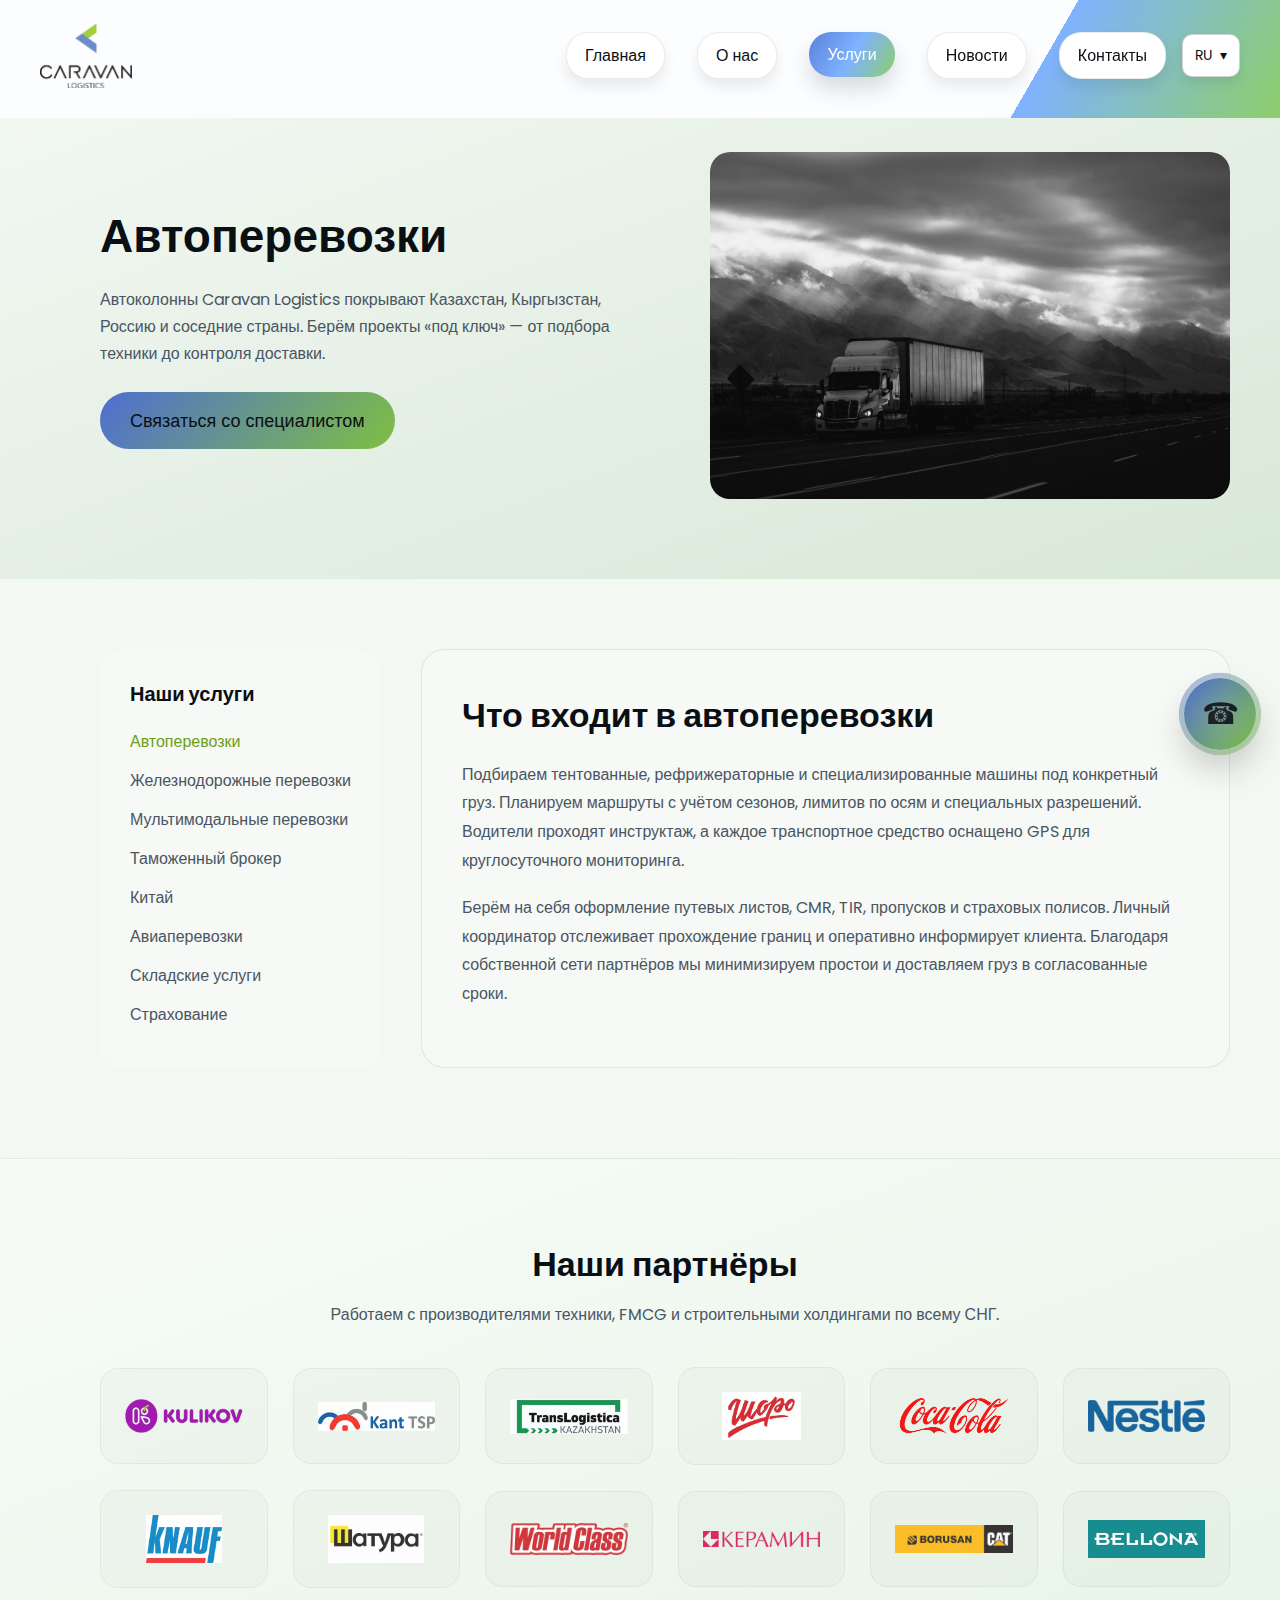
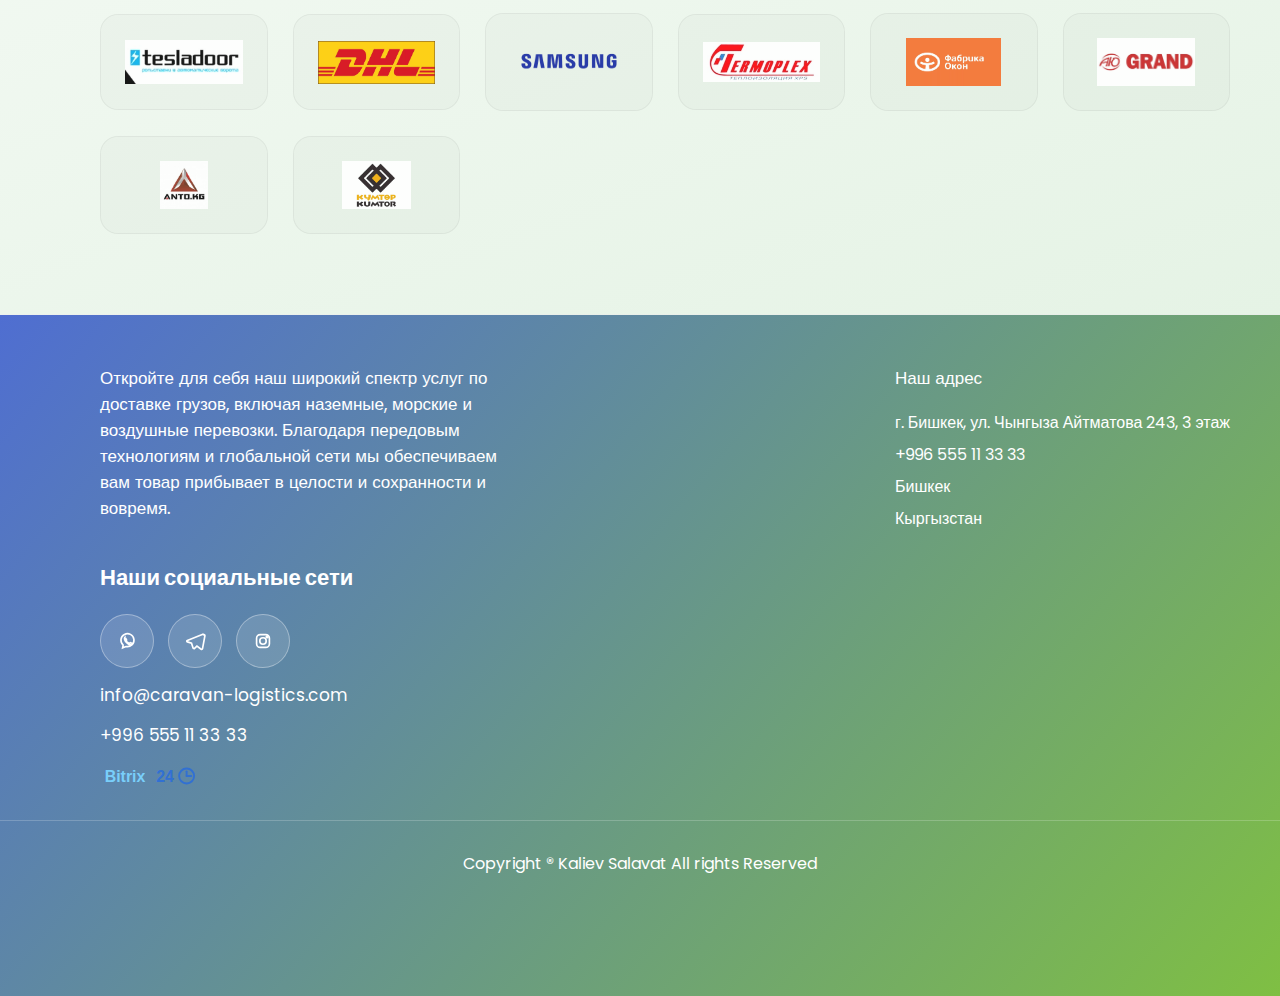
<file: service-auto.html>
<!DOCTYPE html>
<html lang="ru">
<head>
    <meta charset="UTF-8">
    <meta name="viewport" content="width=device-width, initial-scale=1.0">
    <meta name="description" content="Автоперевозки Caravan Logistics: подбор техники, контроль рейсов и сопровождение документов.">
    <title>Caravan Logistics — автоперевозки</title>
    <link rel="stylesheet" href="CSS/main.css">
</head>
<body data-page="service-auto" data-service="auto">
    <div class="wrapper">
        <header class="container">
            <a class="logo" href="index.html">
                <img loading="lazy" src="img/Caravan/caravan_logo.png" alt="Caravan Logistics логотип">
            </a>
            <nav>
                <ul>
                    <li><a href="index.html" data-i18n="nav.home">Главная</a></li>
                    <li><a href="about.html" data-i18n="nav.about">О нас</a></li>
                    <li class="active"><a href="services.html" data-i18n="nav.services">Услуги</a></li>
                    <li><a href="portfolio.html" data-i18n="nav.news">Новости</a></li>
                    <li><a href="contacts.html" data-i18n="nav.contacts">Контакты</a></li>
                
                    <li class="nav-services nav-services--mobile">
                        <div class="mobile-menu__divider"></div>
                        <button class="mobile-menu__accordion" type="button" aria-expanded="true" data-accordion="services">Услуги <span class="mobile-menu__chev">▾</span></button>
                        <div class="mobile-menu__submenu is-open" data-submenu="services">
                            <a class="mobile-menu__item mobile-menu__item--sub" href="service-auto.html">Автоперевозки</a>
                            <a class="mobile-menu__item mobile-menu__item--sub" href="service-rail.html">Железнодорожные перевозки</a>
                            <a class="mobile-menu__item mobile-menu__item--sub" href="service-multimodal.html">Мультимодальные перевозки</a>
                            <a class="mobile-menu__item mobile-menu__item--sub" href="service-broker.html">Таможенный брокер</a>
                            <a class="mobile-menu__item mobile-menu__item--sub" href="service-china.html">Китай</a>
                            <a class="mobile-menu__item mobile-menu__item--sub" href="service-air.html">Авиаперевозки</a>
                            <a class="mobile-menu__item mobile-menu__item--sub" href="service-warehousing.html">Складские услуги</a>
                            <a class="mobile-menu__item mobile-menu__item--sub" href="service-insurance.html">Страхование</a>
                        </div>
                    </li>
                </ul>
            </nav>
            <div class="lang">
            <button class="lang__btn" id="langBtn" type="button" aria-expanded="false">
                <span class="lang__current" id="langCurrent">RU</span>
                <span class="lang__chev">▾</span>
            </button>
            <div class="lang__menu" id="langMenu" role="menu">
                <button class="lang__item" data-lang="ru" role="menuitem" data-i18n="lang.ru">RU</button>
                <button class="lang__item" data-lang="en" role="menuitem" data-i18n="lang.en">EN</button>
                <button class="lang__item" data-lang="zh" role="menuitem" data-i18n="lang.zh">中文</button>
            </div>
        </div>
        </header>

        <section class="service-hero">
            <div class="container service-hero__inner">
                <div class="service-hero__content">
                                        <h1 data-i18n="service.heroTitle">Автоперевозки</h1>
                    <p data-i18n="service.heroText">Автоколонны Caravan Logistics покрывают Казахстан, Кыргызстан, Россию и соседние страны. Берём проекты «под ключ» — от подбора техники до контроля доставки.</p>
                    <button class="btn-primary" data-modal="callback" data-i18n="services.heroButton">Связаться со специалистом</button>
                </div>
                <img loading="lazy" src="img/Main_images/robson-hatsukami-morgan-NKr0qBAkU4s-unsplash.jpg" alt="Грузовик Caravan Logistics на трассе">
            </div>
        </section>

        <section class="service-detail">
            <div class="container service-detail__inner">
                <aside class="service-nav">
                    <h4 data-i18n="service.sidebarTitle">Наши услуги</h4>
                    <ul>
                        <li><a href="service-auto.html" data-service-link="auto" data-i18n="services.cards.auto.title">Автоперевозки</a></li>
                        <li><a href="service-rail.html" data-service-link="rail" data-i18n="services.cards.rail.title">Железнодорожные перевозки</a></li>
                        <li><a href="service-multimodal.html" data-service-link="multimodal" data-i18n="services.cards.multimodal.title">Мультимодальные перевозки</a></li>
                        <li><a href="service-broker.html" data-service-link="broker" data-i18n="services.cards.broker.title">Таможенный брокер</a></li>
                        <li><a href="service-china.html" data-service-link="china" data-i18n="services.cards.china.title">Китай</a></li>
                        <li><a href="service-air.html" data-service-link="air" data-i18n="services.cards.air.title">Авиаперевозки</a></li>
                        <li><a href="service-warehousing.html" data-service-link="warehousing" data-i18n="services.cards.warehousing.title">Складские услуги</a></li>
                        <li><a href="service-insurance.html" data-service-link="insurance" data-i18n="services.cards.insurance.title">Страхование</a></li>
                    </ul>
                </aside>
                <article class="service-content">
                    <h2 data-i18n="service.bodyTitle">Что входит в автоперевозки</h2>
                    <p data-i18n="service.bodyParagraph1">Подбираем тентованные, рефрижераторные и специализированные машины под конкретный груз. Планируем маршруты с учётом сезонов, лимитов по осям и специальных разрешений. Водители проходят инструктаж, а каждое транспортное средство оснащено GPS для круглосуточного мониторинга.</p>
                    <p data-i18n="service.bodyParagraph2">Берём на себя оформление путевых листов, CMR, TIR, пропусков и страховых полисов. Личный координатор отслеживает прохождение границ и оперативно информирует клиента. Благодаря собственной сети партнёров мы минимизируем простои и доставляем груз в согласованные сроки.</p>
                </article>
            </div>
        </section>
    </div>

        <section class="partners">
        <div class="container">
            <div class="partners__intro">
                <p class="partners__eyebrow" data-i18n="partners.eyebrow">Нам доверяют</p>
                <h3 data-i18n="partners.title">Бренды и корпорации</h3>
                <p data-i18n="partners.text">Работаем с производителями техники, FMCG и строительными холдингами по всему СНГ.</p>
            </div>
            <div class="partners__grid">
                <div class="partners__logo"><img loading="lazy" src="img/Logos/Kulikov.png" alt="Kulikov"></div>
                <div class="partners__logo"><img loading="lazy" src="img/Logos/KantTSP.png" alt="Kant TSP"></div>
                <div class="partners__logo"><img loading="lazy" src="img/Logos/TransLogista.png" alt="TransLogistica Kazakhstan"></div>
                <div class="partners__logo"><img loading="lazy" src="img/Logos/Shoro.png" alt="Шоро"></div>
                <div class="partners__logo"><img loading="lazy" src="img/Logos/cola.png" alt="Coca-Cola"></div>
                <div class="partners__logo"><img loading="lazy" src="img/Logos/nestle.png" alt="Nestle"></div>
                <div class="partners__logo"><img loading="lazy" src="img/Logos/Knauf.png" alt="Knauf"></div>
                <div class="partners__logo"><img loading="lazy" src="img/Logos/Shatura.png" alt="Шатура"></div>
                <div class="partners__logo"><img loading="lazy" src="img/Logos/wold_class.png" alt="World Class"></div>
                <div class="partners__logo"><img loading="lazy" src="img/Logos/Keramin.png" alt="Керамин"></div>
                <div class="partners__logo"><img loading="lazy" src="img/Logos/borusan.png" alt="Borusan"></div>
                <div class="partners__logo"><img loading="lazy" src="img/Logos/bellona.png" alt="Bellona"></div>
                <div class="partners__logo"><img loading="lazy" src="img/Logos/tesladoor.png" alt="Tesladoor"></div>
                <div class="partners__logo"><img loading="lazy" src="img/Logos/DHL.png" alt="DHL"></div>
                <div class="partners__logo"><img loading="lazy" src="img/Logos/LG.png" alt="LG"></div>
                <div class="partners__logo"><img loading="lazy" src="img/Logos/termoplex.png" alt="Termoplex"></div>
                <div class="partners__logo"><img loading="lazy" src="img/Logos/fabrika_okon.png" alt="Фабрика окон"></div>
                <div class="partners__logo"><img loading="lazy" src="img/Logos/AUgrand.png" alt="AU Grand"></div>
                <div class="partners__logo"><img loading="lazy" src="img/Logos/anto.png" alt="ANTO.KG"></div>
                <div class="partners__logo"><img loading="lazy" src="img/Logos/kumtor.png" alt="Кумтор"></div>
            </div>
        </div>
    </section>

<footer>
    <div class="blocks container">
        <div>
          <a class="logo footer-logo" href="index.html">
            <img loading="lazy" src="img/Caravan/caravan logo.png" alt="Caravan Logistics">
          </a>
          <p data-i18n="footer.description">Откройте для себя наш широкий спектр услуг по доставке грузов, включая наземные, морские и воздушные перевозки. Благодаря передовым технологиям и глобальной сети мы обеспечиваем вам товар прибывает в целости и сохранности и вовремя. </p>
        </div>
             <div>
                <h4 data-i18n="footer.addressTitle">Наш адрес</h4>
                <ul>
                    <li data-i18n="footer.addressLine1">г. Бишкек, ул. Чынгыза Айтматова 243, 3 этаж</li>
                    <li data-i18n="footer.addressLine2">+996 555 11 33 33</li>
                    <li data-i18n="footer.addressLine3">Бишкек</li>
                    <li data-i18n="footer.addressLine4">Кыргызстан</li>
                </ul>
             </div>
             <div>
                <div class="footer-social">
                  <h3 class="footer-social__title">Наши социальные сети</h3>
                  <div class="footer-social__icons">
                    <a class="footer-social__icon" href="https://wa.me/996555113333" target="_blank" rel="noopener" aria-label="WhatsApp">
                      <svg viewBox="0 0 24 24" aria-hidden="true">
                        <path d="M7.2 19.5l.6-3.1a7.1 7.1 0 1 1 3.1 1.6l-3.7 1.5z" />
                        <path d="M9.5 9.4c.2-.4.3-.4.5-.4h.5c.2 0 .3 0 .4.3l.6 1.5c0 .1.1.3 0 .4l-.2.4c-.1.1-.2.2 0 .4.2.3.6 1 1.4 1.6.8.7 1.5.9 1.8 1 .2.1.3 0 .4-.1l.5-.6c.1-.2.3-.2.5-.1l1.6.7c.2.1.3.2.3.3 0 .2-.1.6-.4.9-.3.3-.7.6-1.2.6-.5 0-1-.1-2-.5-1-.4-1.9-1.1-2.8-2.1-.9-1-1.5-2-1.8-2.8-.3-.8-.3-1.3-.3-1.7 0-.4.1-.8.3-1z" />
                      </svg>
                    </a>
                    <a class="footer-social__icon" href="https://t.me/+996555113333" target="_blank" rel="noopener" aria-label="Telegram">
                      <svg viewBox="0 0 24 24" aria-hidden="true">
                        <path d="M20.6 4.6L3.6 11.4c-.8.3-.8 1.4.1 1.6l4.5 1.4 1.7 5.2c.2.7 1.1.9 1.6.4l2.6-2.4 4.6 3.4c.6.4 1.4.1 1.5-.6l2.6-14.1c.2-.8-.6-1.4-1.3-1.1z" />
                      </svg>
                    </a>
                    <a class="footer-social__icon" href="https://www.instagram.com/caravan_logistics_com?igsh=dWprNTB4MnB4MjVp" target="_blank" rel="noopener" aria-label="Instagram">
                      <svg viewBox="0 0 24 24" aria-hidden="true">
                        <rect x="5" y="5" width="14" height="14" rx="4" />
                        <circle cx="12" cy="12" r="3.5" />
                        <circle cx="16.5" cy="7.5" r="1" />
                      </svg>
                    </a>
                  </div>
                  <a class="footer-social__email" href="mailto:info@caravan-logistics.com">info@caravan-logistics.com</a>
                  <a class="footer-social__phone" href="tel:+996555113333">+996 555 11 33 33</a>
                  <div class="footer-social__bitrix">
                    <a href="https://crm.caravan-logistics.com" target="_blank" rel="noopener">
                      <img src="img/Logos/bitrix24.svg" alt="Bitrix24">
                    </a>
                  </div>
                </div>
             </div>
    </div>
    <hr>
    <p data-i18n="footer.copyright">Copyright ® Kaliev Salavat All rights Reserved</p>
  </footer>


    <script src="js/main.js"></script>
</body>
</html>
</file>
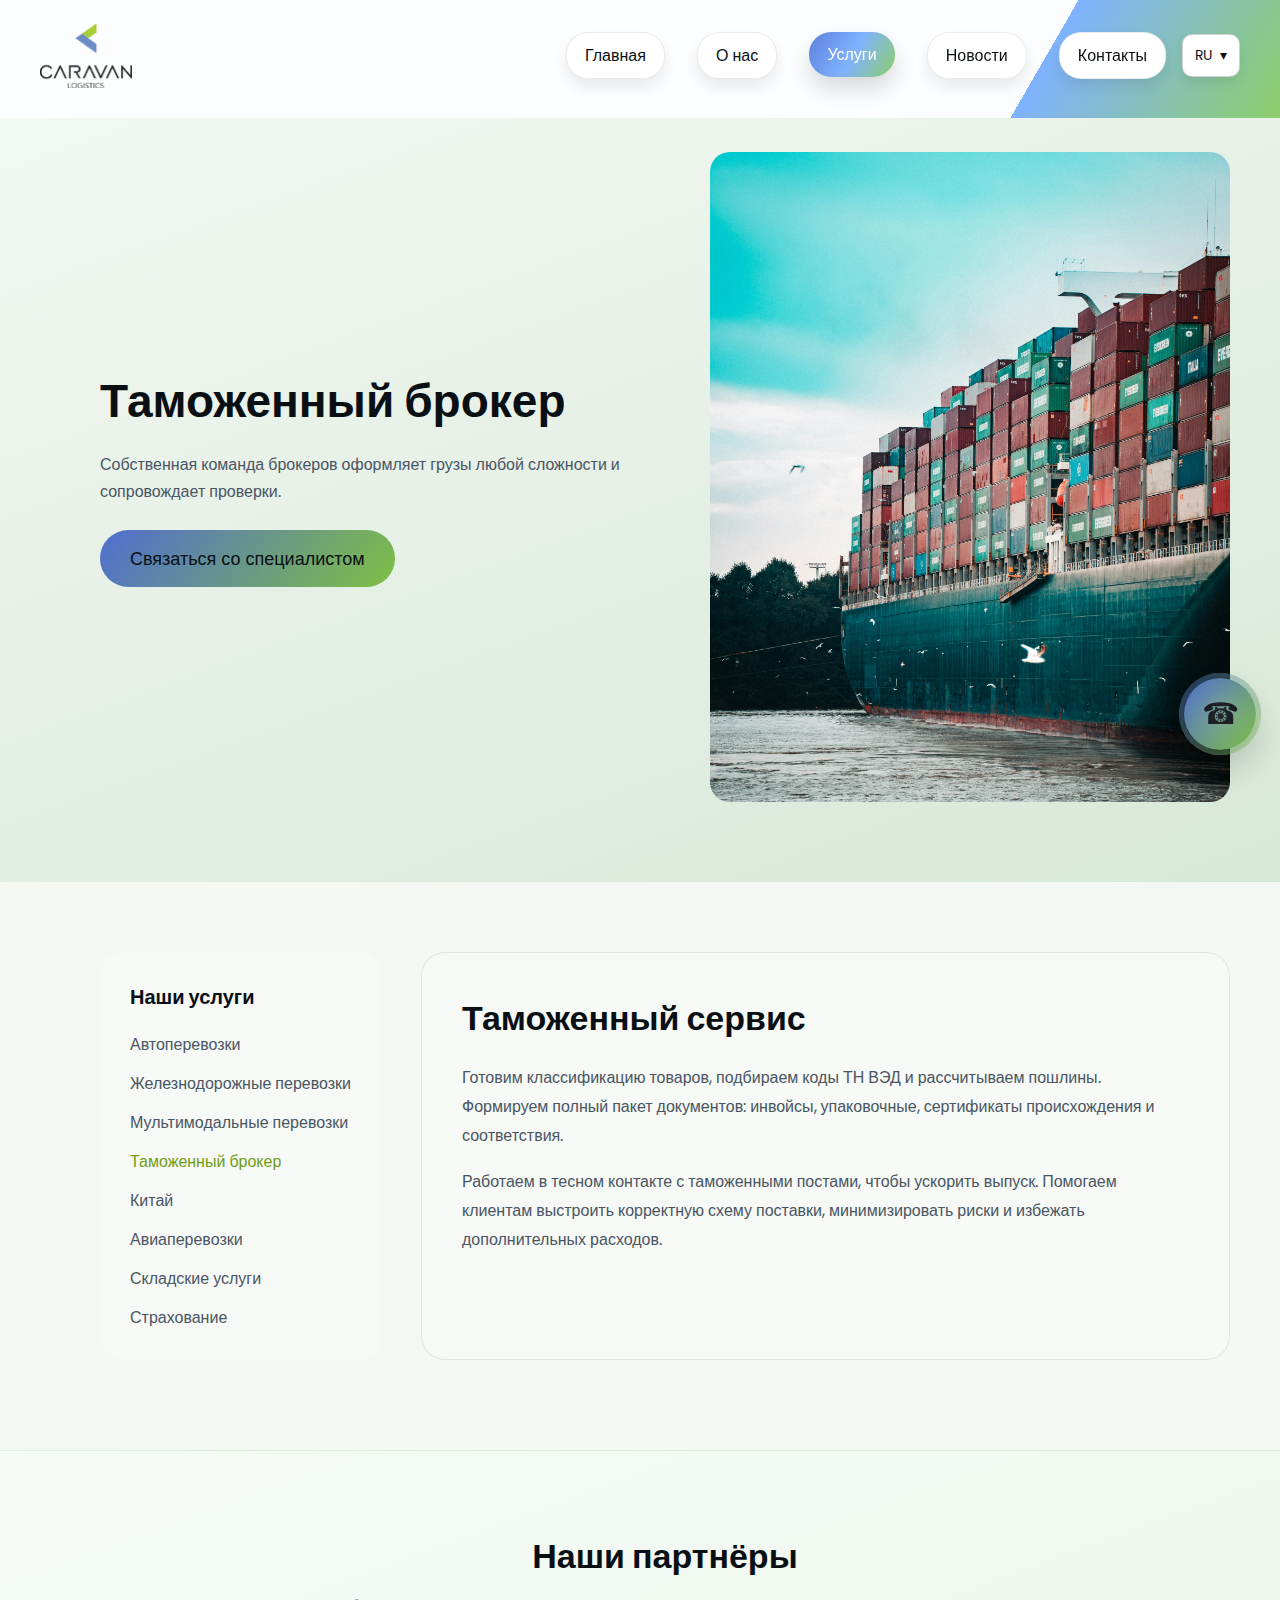
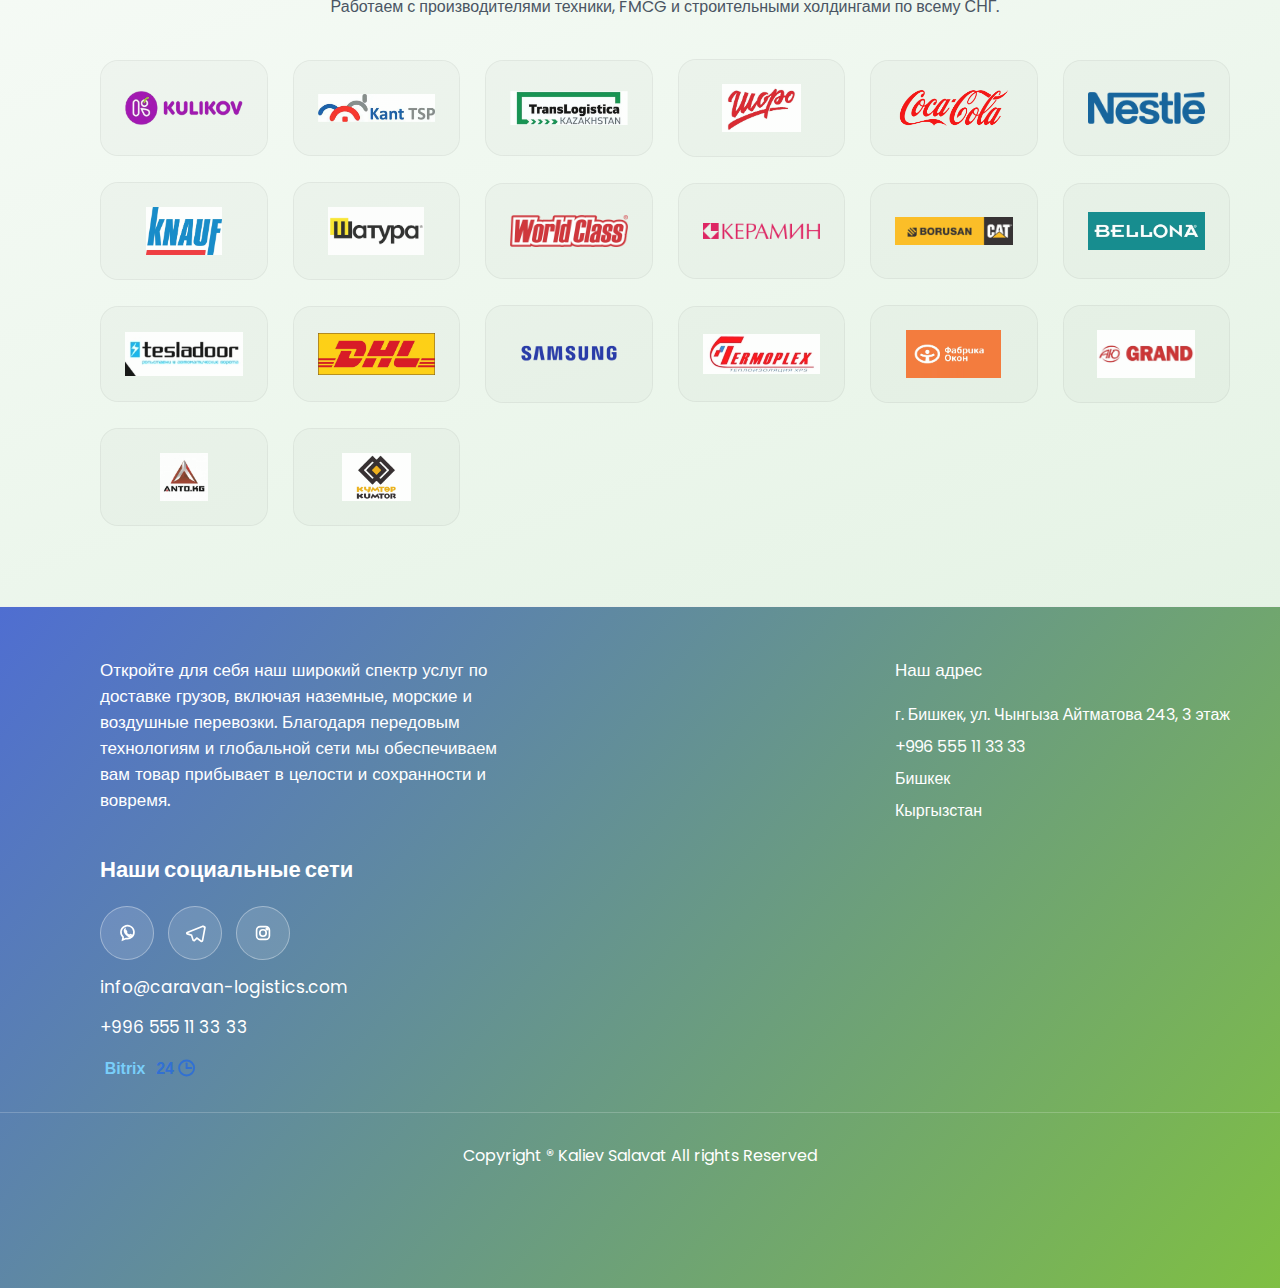
<file: service-broker.html>
<!DOCTYPE html>
<html lang="ru">
<head>
    <meta charset="UTF-8">
    <meta name="viewport" content="width=device-width, initial-scale=1.0">
    <meta name="description" content="Таможенный брокер Caravan Logistics: классификация, декларации и сопровождение проверок.">
    <title>Caravan Logistics — таможенный брокер</title>
    <link rel="stylesheet" href="CSS/main.css">
</head>
<body data-page="service-broker" data-service="broker">
    <div class="wrapper">
        <header class="container">
            <a class="logo" href="index.html">
                <img loading="lazy" src="img/Caravan/caravan_logo.png" alt="Caravan Logistics логотип">
            </a>
            <nav>
                <ul>
                    <li><a href="index.html" data-i18n="nav.home">Главная</a></li>
                    <li><a href="about.html" data-i18n="nav.about">О нас</a></li>
                    <li class="active"><a href="services.html" data-i18n="nav.services">Услуги</a></li>
                    <li><a href="portfolio.html" data-i18n="nav.news">Новости</a></li>
                    <li><a href="contacts.html" data-i18n="nav.contacts">Контакты</a></li>
                
                    <li class="nav-services nav-services--mobile">
                        <div class="mobile-menu__divider"></div>
                        <button class="mobile-menu__accordion" type="button" aria-expanded="true" data-accordion="services">Услуги <span class="mobile-menu__chev">▾</span></button>
                        <div class="mobile-menu__submenu is-open" data-submenu="services">
                            <a class="mobile-menu__item mobile-menu__item--sub" href="service-auto.html">Автоперевозки</a>
                            <a class="mobile-menu__item mobile-menu__item--sub" href="service-rail.html">Железнодорожные перевозки</a>
                            <a class="mobile-menu__item mobile-menu__item--sub" href="service-multimodal.html">Мультимодальные перевозки</a>
                            <a class="mobile-menu__item mobile-menu__item--sub" href="service-broker.html">Таможенный брокер</a>
                            <a class="mobile-menu__item mobile-menu__item--sub" href="service-china.html">Китай</a>
                            <a class="mobile-menu__item mobile-menu__item--sub" href="service-air.html">Авиаперевозки</a>
                            <a class="mobile-menu__item mobile-menu__item--sub" href="service-warehousing.html">Складские услуги</a>
                            <a class="mobile-menu__item mobile-menu__item--sub" href="service-insurance.html">Страхование</a>
                        </div>
                    </li>
                </ul>
            </nav>
            <div class="lang">
            <button class="lang__btn" id="langBtn" type="button" aria-expanded="false">
                <span class="lang__current" id="langCurrent">RU</span>
                <span class="lang__chev">▾</span>
            </button>
            <div class="lang__menu" id="langMenu" role="menu">
                <button class="lang__item" data-lang="ru" role="menuitem" data-i18n="lang.ru">RU</button>
                <button class="lang__item" data-lang="en" role="menuitem" data-i18n="lang.en">EN</button>
                <button class="lang__item" data-lang="zh" role="menuitem" data-i18n="lang.zh">中文</button>
            </div>
        </div>
        </header>

        <section class="service-hero">
            <div class="container service-hero__inner">
                <div class="service-hero__content">
                                        <h1 data-i18n="service.heroTitle">Таможенный брокер</h1>
                    <p data-i18n="service.heroText">Собственная команда брокеров оформляет грузы любой сложности и сопровождает проверки.</p>
                    <button class="btn-primary" data-modal="callback" data-i18n="services.heroButton">Связаться со специалистом</button>
                </div>
                <img loading="lazy" src="img/Main_images/mika-baumeister-WqZwkrBuZIE-unsplash.jpg" alt="Документы и проверка грузов Caravan Logistics">
            </div>
        </section>

        <section class="service-detail">
            <div class="container service-detail__inner">
                <aside class="service-nav">
                    <h4 data-i18n="service.sidebarTitle">Наши услуги</h4>
                    <ul>
                        <li><a href="service-auto.html" data-service-link="auto" data-i18n="services.cards.auto.title">Автоперевозки</a></li>
                        <li><a href="service-rail.html" data-service-link="rail" data-i18n="services.cards.rail.title">Железнодорожные перевозки</a></li>
                        <li><a href="service-multimodal.html" data-service-link="multimodal" data-i18n="services.cards.multimodal.title">Мультимодальные перевозки</a></li>
                        <li><a href="service-broker.html" data-service-link="broker" data-i18n="services.cards.broker.title">Таможенный брокер</a></li>
                        <li><a href="service-china.html" data-service-link="china" data-i18n="services.cards.china.title">Китай</a></li>
                        <li><a href="service-air.html" data-service-link="air" data-i18n="services.cards.air.title">Авиаперевозки</a></li>
                        <li><a href="service-warehousing.html" data-service-link="warehousing" data-i18n="services.cards.warehousing.title">Складские услуги</a></li>
                        <li><a href="service-insurance.html" data-service-link="insurance" data-i18n="services.cards.insurance.title">Страхование</a></li>
                    </ul>
                </aside>
                <article class="service-content">
                    <h2 data-i18n="service.bodyTitle">Таможенный сервис</h2>
                    <p data-i18n="service.bodyParagraph1">Готовим классификацию товаров, подбираем коды ТН ВЭД и рассчитываем пошлины. Формируем полный пакет документов: инвойсы, упаковочные, сертификаты происхождения и соответствия.</p>
                    <p data-i18n="service.bodyParagraph2">Работаем в тесном контакте с таможенными постами, чтобы ускорить выпуск. Помогаем клиентам выстроить корректную схему поставки, минимизировать риски и избежать дополнительных расходов.</p>
                </article>
            </div>
        </section>
    </div>

        <section class="partners">
        <div class="container">
            <div class="partners__intro">
                <p class="partners__eyebrow" data-i18n="partners.eyebrow">Нам доверяют</p>
                <h3 data-i18n="partners.title">Бренды и корпорации</h3>
                <p data-i18n="partners.text">Работаем с производителями техники, FMCG и строительными холдингами по всему СНГ.</p>
            </div>
            <div class="partners__grid">
                <div class="partners__logo"><img loading="lazy" src="img/Logos/Kulikov.png" alt="Kulikov"></div>
                <div class="partners__logo"><img loading="lazy" src="img/Logos/KantTSP.png" alt="Kant TSP"></div>
                <div class="partners__logo"><img loading="lazy" src="img/Logos/TransLogista.png" alt="TransLogistica Kazakhstan"></div>
                <div class="partners__logo"><img loading="lazy" src="img/Logos/Shoro.png" alt="Шоро"></div>
                <div class="partners__logo"><img loading="lazy" src="img/Logos/cola.png" alt="Coca-Cola"></div>
                <div class="partners__logo"><img loading="lazy" src="img/Logos/nestle.png" alt="Nestle"></div>
                <div class="partners__logo"><img loading="lazy" src="img/Logos/Knauf.png" alt="Knauf"></div>
                <div class="partners__logo"><img loading="lazy" src="img/Logos/Shatura.png" alt="Шатура"></div>
                <div class="partners__logo"><img loading="lazy" src="img/Logos/wold_class.png" alt="World Class"></div>
                <div class="partners__logo"><img loading="lazy" src="img/Logos/Keramin.png" alt="Керамин"></div>
                <div class="partners__logo"><img loading="lazy" src="img/Logos/borusan.png" alt="Borusan"></div>
                <div class="partners__logo"><img loading="lazy" src="img/Logos/bellona.png" alt="Bellona"></div>
                <div class="partners__logo"><img loading="lazy" src="img/Logos/tesladoor.png" alt="Tesladoor"></div>
                <div class="partners__logo"><img loading="lazy" src="img/Logos/DHL.png" alt="DHL"></div>
                <div class="partners__logo"><img loading="lazy" src="img/Logos/LG.png" alt="LG"></div>
                <div class="partners__logo"><img loading="lazy" src="img/Logos/termoplex.png" alt="Termoplex"></div>
                <div class="partners__logo"><img loading="lazy" src="img/Logos/fabrika_okon.png" alt="Фабрика окон"></div>
                <div class="partners__logo"><img loading="lazy" src="img/Logos/AUgrand.png" alt="AU Grand"></div>
                <div class="partners__logo"><img loading="lazy" src="img/Logos/anto.png" alt="ANTO.KG"></div>
                <div class="partners__logo"><img loading="lazy" src="img/Logos/kumtor.png" alt="Кумтор"></div>
            </div>
        </div>
    </section>

<footer>
    <div class="blocks container">
        <div>
          <a class="logo footer-logo" href="index.html">
            <img loading="lazy" src="img/Caravan/caravan logo.png" alt="Caravan Logistics">
          </a>
          <p data-i18n="footer.description">Откройте для себя наш широкий спектр услуг по доставке грузов, включая наземные, морские и воздушные перевозки. Благодаря передовым технологиям и глобальной сети мы обеспечиваем вам товар прибывает в целости и сохранности и вовремя. </p>
        </div>
             <div>
                <h4 data-i18n="footer.addressTitle">Наш адрес</h4>
                <ul>
                    <li data-i18n="footer.addressLine1">г. Бишкек, ул. Чынгыза Айтматова 243, 3 этаж</li>
                    <li data-i18n="footer.addressLine2">+996 555 11 33 33</li>
                    <li data-i18n="footer.addressLine3">Бишкек</li>
                    <li data-i18n="footer.addressLine4">Кыргызстан</li>
                </ul>
             </div>
             <div>
                <div class="footer-social">
                  <h3 class="footer-social__title">Наши социальные сети</h3>
                  <div class="footer-social__icons">
                    <a class="footer-social__icon" href="https://wa.me/996555113333" target="_blank" rel="noopener" aria-label="WhatsApp">
                      <svg viewBox="0 0 24 24" aria-hidden="true">
                        <path d="M7.2 19.5l.6-3.1a7.1 7.1 0 1 1 3.1 1.6l-3.7 1.5z" />
                        <path d="M9.5 9.4c.2-.4.3-.4.5-.4h.5c.2 0 .3 0 .4.3l.6 1.5c0 .1.1.3 0 .4l-.2.4c-.1.1-.2.2 0 .4.2.3.6 1 1.4 1.6.8.7 1.5.9 1.8 1 .2.1.3 0 .4-.1l.5-.6c.1-.2.3-.2.5-.1l1.6.7c.2.1.3.2.3.3 0 .2-.1.6-.4.9-.3.3-.7.6-1.2.6-.5 0-1-.1-2-.5-1-.4-1.9-1.1-2.8-2.1-.9-1-1.5-2-1.8-2.8-.3-.8-.3-1.3-.3-1.7 0-.4.1-.8.3-1z" />
                      </svg>
                    </a>
                    <a class="footer-social__icon" href="https://t.me/+996555113333" target="_blank" rel="noopener" aria-label="Telegram">
                      <svg viewBox="0 0 24 24" aria-hidden="true">
                        <path d="M20.6 4.6L3.6 11.4c-.8.3-.8 1.4.1 1.6l4.5 1.4 1.7 5.2c.2.7 1.1.9 1.6.4l2.6-2.4 4.6 3.4c.6.4 1.4.1 1.5-.6l2.6-14.1c.2-.8-.6-1.4-1.3-1.1z" />
                      </svg>
                    </a>
                    <a class="footer-social__icon" href="https://www.instagram.com/caravan_logistics_com?igsh=dWprNTB4MnB4MjVp" target="_blank" rel="noopener" aria-label="Instagram">
                      <svg viewBox="0 0 24 24" aria-hidden="true">
                        <rect x="5" y="5" width="14" height="14" rx="4" />
                        <circle cx="12" cy="12" r="3.5" />
                        <circle cx="16.5" cy="7.5" r="1" />
                      </svg>
                    </a>
                  </div>
                  <a class="footer-social__email" href="mailto:info@caravan-logistics.com">info@caravan-logistics.com</a>
                  <a class="footer-social__phone" href="tel:+996555113333">+996 555 11 33 33</a>
                  <div class="footer-social__bitrix">
                    <a href="https://crm.caravan-logistics.com" target="_blank" rel="noopener">
                      <img src="img/Logos/bitrix24.svg" alt="Bitrix24">
                    </a>
                  </div>
                </div>
             </div>
    </div>
    <hr>
    <p data-i18n="footer.copyright">Copyright ® Kaliev Salavat All rights Reserved</p>
  </footer>


    <script src="js/main.js"></script>
</body>
</html>
</file>
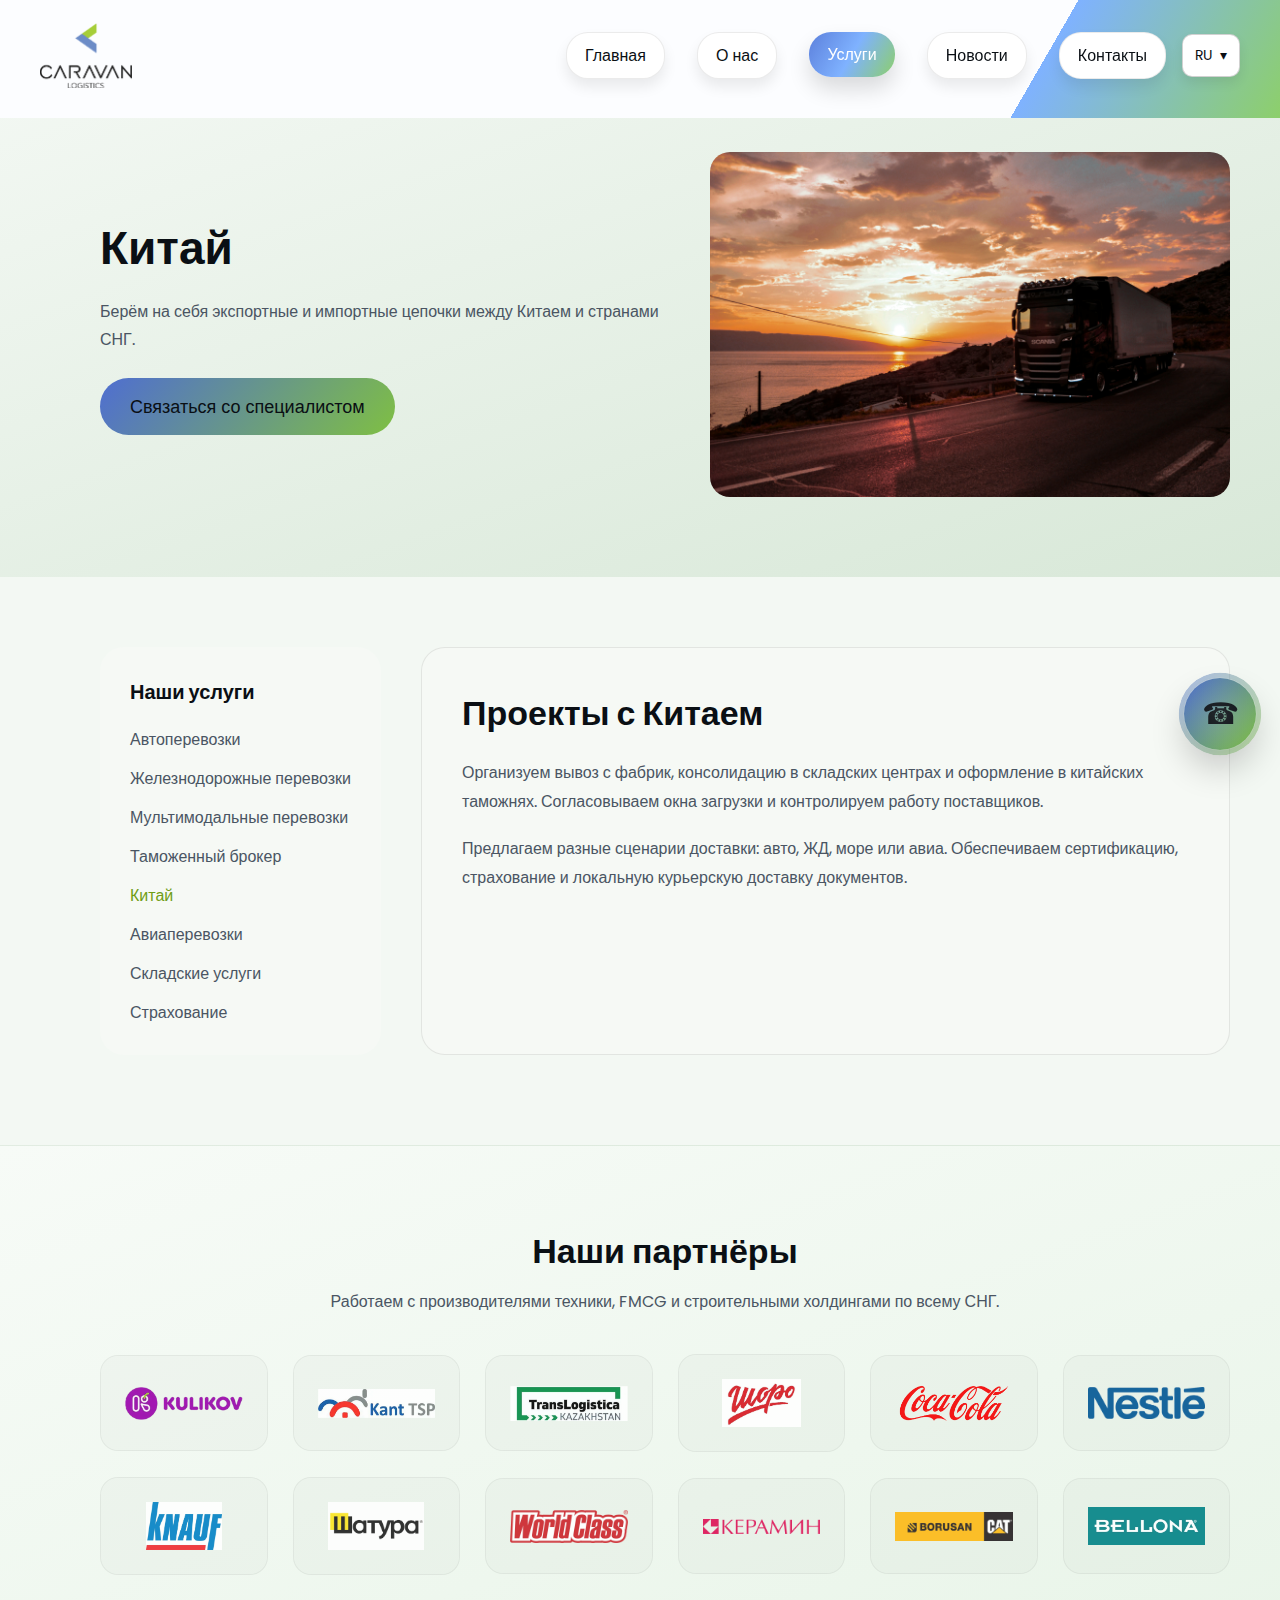
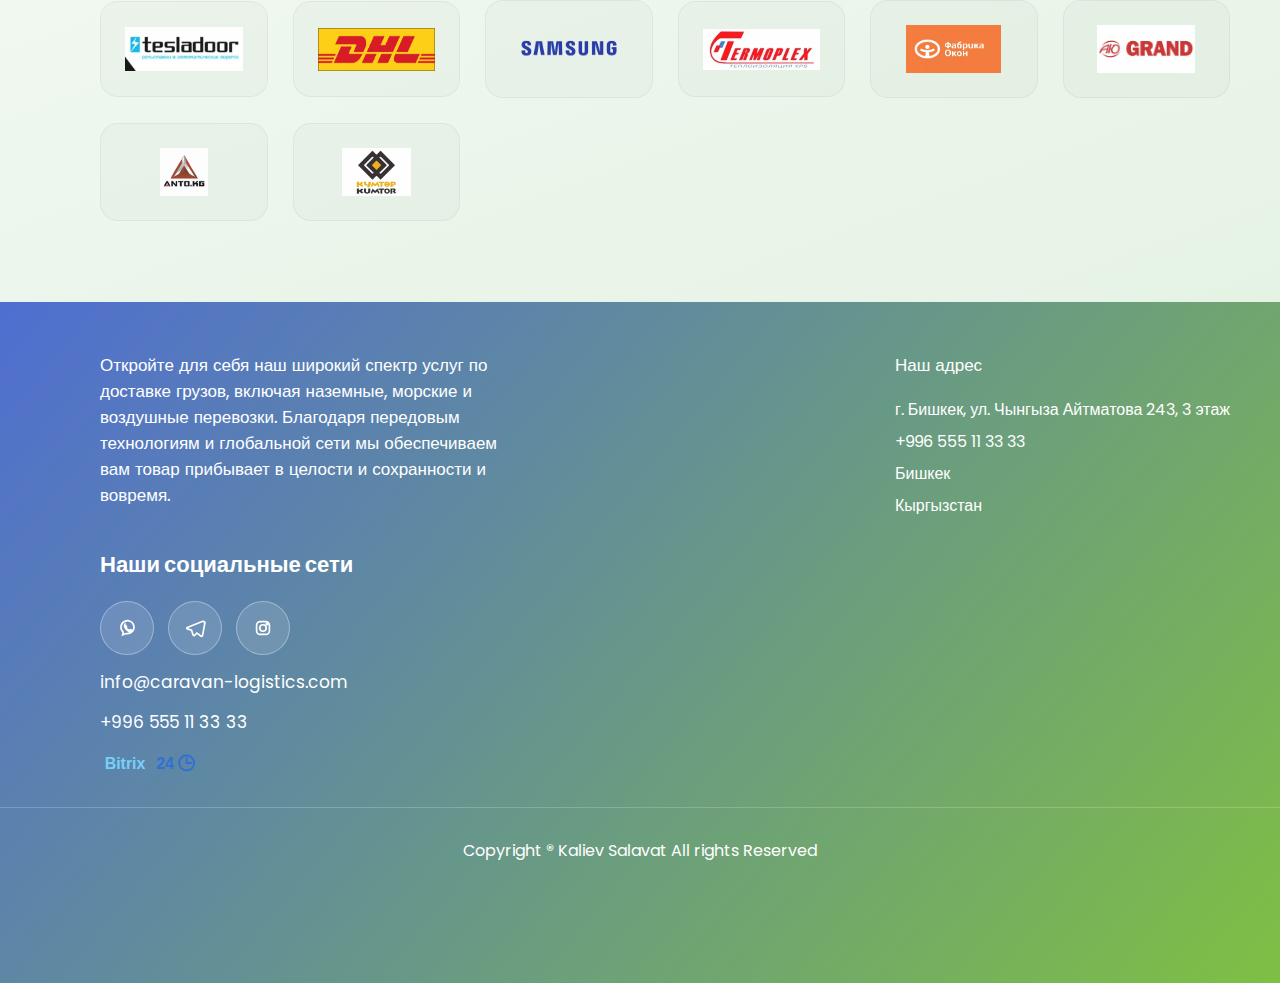
<file: service-china.html>
<!DOCTYPE html>
<html lang="ru">
<head>
    <meta charset="UTF-8">
    <meta name="viewport" content="width=device-width, initial-scale=1.0">
    <meta name="description" content="Китайское направление Caravan Logistics: экспорт и импорт, консолидация и страхование.">
    <title>Caravan Logistics — проекты с Китаем</title>
    <link rel="stylesheet" href="CSS/main.css">
</head>
<body data-page="service-china" data-service="china">
    <div class="wrapper">
        <header class="container">
            <a class="logo" href="index.html">
                <img loading="lazy" src="img/Caravan/caravan_logo.png" alt="Caravan Logistics логотип">
            </a>
            <nav>
                <ul>
                    <li><a href="index.html" data-i18n="nav.home">Главная</a></li>
                    <li><a href="about.html" data-i18n="nav.about">О нас</a></li>
                    <li class="active"><a href="services.html" data-i18n="nav.services">Услуги</a></li>
                    <li><a href="portfolio.html" data-i18n="nav.news">Новости</a></li>
                    <li><a href="contacts.html" data-i18n="nav.contacts">Контакты</a></li>
                
                    <li class="nav-services nav-services--mobile">
                        <div class="mobile-menu__divider"></div>
                        <button class="mobile-menu__accordion" type="button" aria-expanded="true" data-accordion="services">Услуги <span class="mobile-menu__chev">▾</span></button>
                        <div class="mobile-menu__submenu is-open" data-submenu="services">
                            <a class="mobile-menu__item mobile-menu__item--sub" href="service-auto.html">Автоперевозки</a>
                            <a class="mobile-menu__item mobile-menu__item--sub" href="service-rail.html">Железнодорожные перевозки</a>
                            <a class="mobile-menu__item mobile-menu__item--sub" href="service-multimodal.html">Мультимодальные перевозки</a>
                            <a class="mobile-menu__item mobile-menu__item--sub" href="service-broker.html">Таможенный брокер</a>
                            <a class="mobile-menu__item mobile-menu__item--sub" href="service-china.html">Китай</a>
                            <a class="mobile-menu__item mobile-menu__item--sub" href="service-air.html">Авиаперевозки</a>
                            <a class="mobile-menu__item mobile-menu__item--sub" href="service-warehousing.html">Складские услуги</a>
                            <a class="mobile-menu__item mobile-menu__item--sub" href="service-insurance.html">Страхование</a>
                        </div>
                    </li>
                </ul>
            </nav>
            <div class="lang">
            <button class="lang__btn" id="langBtn" type="button" aria-expanded="false">
                <span class="lang__current" id="langCurrent">RU</span>
                <span class="lang__chev">▾</span>
            </button>
            <div class="lang__menu" id="langMenu" role="menu">
                <button class="lang__item" data-lang="ru" role="menuitem" data-i18n="lang.ru">RU</button>
                <button class="lang__item" data-lang="en" role="menuitem" data-i18n="lang.en">EN</button>
                <button class="lang__item" data-lang="zh" role="menuitem" data-i18n="lang.zh">中文</button>
            </div>
        </div>
        </header>

        <section class="service-hero">
            <div class="container service-hero__inner">
                <div class="service-hero__content">
                                        <h1 data-i18n="service.heroTitle">Китай</h1>
                    <p data-i18n="service.heroText">Берём на себя экспортные и импортные цепочки между Китаем и странами СНГ.</p>
                    <button class="btn-primary" data-modal="callback" data-i18n="services.heroButton">Связаться со специалистом</button>
                </div>
                <img loading="lazy" src="img/Main_images/natalia-marcelewicz-CtFk1YWtbyw-unsplash.jpg" alt="Контейнерный терминал в Китае">
            </div>
        </section>

        <section class="service-detail">
            <div class="container service-detail__inner">
                <aside class="service-nav">
                    <h4 data-i18n="service.sidebarTitle">Наши услуги</h4>
                    <ul>
                        <li><a href="service-auto.html" data-service-link="auto" data-i18n="services.cards.auto.title">Автоперевозки</a></li>
                        <li><a href="service-rail.html" data-service-link="rail" data-i18n="services.cards.rail.title">Железнодорожные перевозки</a></li>
                        <li><a href="service-multimodal.html" data-service-link="multimodal" data-i18n="services.cards.multimodal.title">Мультимодальные перевозки</a></li>
                        <li><a href="service-broker.html" data-service-link="broker" data-i18n="services.cards.broker.title">Таможенный брокер</a></li>
                        <li><a href="service-china.html" data-service-link="china" data-i18n="services.cards.china.title">Китай</a></li>
                        <li><a href="service-air.html" data-service-link="air" data-i18n="services.cards.air.title">Авиаперевозки</a></li>
                        <li><a href="service-warehousing.html" data-service-link="warehousing" data-i18n="services.cards.warehousing.title">Складские услуги</a></li>
                        <li><a href="service-insurance.html" data-service-link="insurance" data-i18n="services.cards.insurance.title">Страхование</a></li>
                    </ul>
                </aside>
                <article class="service-content">
                    <h2 data-i18n="service.bodyTitle">Проекты с Китаем</h2>
                    <p data-i18n="service.bodyParagraph1">Организуем вывоз с фабрик, консолидацию в складских центрах и оформление в китайских таможнях. Согласовываем окна загрузки и контролируем работу поставщиков.</p>
                    <p data-i18n="service.bodyParagraph2">Предлагаем разные сценарии доставки: авто, ЖД, море или авиа. Обеспечиваем сертификацию, страхование и локальную курьерскую доставку документов.</p>
                </article>
            </div>
        </section>
    </div>

        <section class="partners">
        <div class="container">
            <div class="partners__intro">
                <p class="partners__eyebrow" data-i18n="partners.eyebrow">Нам доверяют</p>
                <h3 data-i18n="partners.title">Бренды и корпорации</h3>
                <p data-i18n="partners.text">Работаем с производителями техники, FMCG и строительными холдингами по всему СНГ.</p>
            </div>
            <div class="partners__grid">
                <div class="partners__logo"><img loading="lazy" src="img/Logos/Kulikov.png" alt="Kulikov"></div>
                <div class="partners__logo"><img loading="lazy" src="img/Logos/KantTSP.png" alt="Kant TSP"></div>
                <div class="partners__logo"><img loading="lazy" src="img/Logos/TransLogista.png" alt="TransLogistica Kazakhstan"></div>
                <div class="partners__logo"><img loading="lazy" src="img/Logos/Shoro.png" alt="Шоро"></div>
                <div class="partners__logo"><img loading="lazy" src="img/Logos/cola.png" alt="Coca-Cola"></div>
                <div class="partners__logo"><img loading="lazy" src="img/Logos/nestle.png" alt="Nestle"></div>
                <div class="partners__logo"><img loading="lazy" src="img/Logos/Knauf.png" alt="Knauf"></div>
                <div class="partners__logo"><img loading="lazy" src="img/Logos/Shatura.png" alt="Шатура"></div>
                <div class="partners__logo"><img loading="lazy" src="img/Logos/wold_class.png" alt="World Class"></div>
                <div class="partners__logo"><img loading="lazy" src="img/Logos/Keramin.png" alt="Керамин"></div>
                <div class="partners__logo"><img loading="lazy" src="img/Logos/borusan.png" alt="Borusan"></div>
                <div class="partners__logo"><img loading="lazy" src="img/Logos/bellona.png" alt="Bellona"></div>
                <div class="partners__logo"><img loading="lazy" src="img/Logos/tesladoor.png" alt="Tesladoor"></div>
                <div class="partners__logo"><img loading="lazy" src="img/Logos/DHL.png" alt="DHL"></div>
                <div class="partners__logo"><img loading="lazy" src="img/Logos/LG.png" alt="LG"></div>
                <div class="partners__logo"><img loading="lazy" src="img/Logos/termoplex.png" alt="Termoplex"></div>
                <div class="partners__logo"><img loading="lazy" src="img/Logos/fabrika_okon.png" alt="Фабрика окон"></div>
                <div class="partners__logo"><img loading="lazy" src="img/Logos/AUgrand.png" alt="AU Grand"></div>
                <div class="partners__logo"><img loading="lazy" src="img/Logos/anto.png" alt="ANTO.KG"></div>
                <div class="partners__logo"><img loading="lazy" src="img/Logos/kumtor.png" alt="Кумтор"></div>
            </div>
        </div>
    </section>

<footer>
    <div class="blocks container">
        <div>
          <a class="logo footer-logo" href="index.html">
            <img loading="lazy" src="img/Caravan/caravan logo.png" alt="Caravan Logistics">
          </a>
          <p data-i18n="footer.description">Откройте для себя наш широкий спектр услуг по доставке грузов, включая наземные, морские и воздушные перевозки. Благодаря передовым технологиям и глобальной сети мы обеспечиваем вам товар прибывает в целости и сохранности и вовремя. </p>
        </div>
             <div>
                <h4 data-i18n="footer.addressTitle">Наш адрес</h4>
                <ul>
                    <li data-i18n="footer.addressLine1">г. Бишкек, ул. Чынгыза Айтматова 243, 3 этаж</li>
                    <li data-i18n="footer.addressLine2">+996 555 11 33 33</li>
                    <li data-i18n="footer.addressLine3">Бишкек</li>
                    <li data-i18n="footer.addressLine4">Кыргызстан</li>
                </ul>
             </div>
             <div>
                <div class="footer-social">
                  <h3 class="footer-social__title">Наши социальные сети</h3>
                  <div class="footer-social__icons">
                    <a class="footer-social__icon" href="https://wa.me/996555113333" target="_blank" rel="noopener" aria-label="WhatsApp">
                      <svg viewBox="0 0 24 24" aria-hidden="true">
                        <path d="M7.2 19.5l.6-3.1a7.1 7.1 0 1 1 3.1 1.6l-3.7 1.5z" />
                        <path d="M9.5 9.4c.2-.4.3-.4.5-.4h.5c.2 0 .3 0 .4.3l.6 1.5c0 .1.1.3 0 .4l-.2.4c-.1.1-.2.2 0 .4.2.3.6 1 1.4 1.6.8.7 1.5.9 1.8 1 .2.1.3 0 .4-.1l.5-.6c.1-.2.3-.2.5-.1l1.6.7c.2.1.3.2.3.3 0 .2-.1.6-.4.9-.3.3-.7.6-1.2.6-.5 0-1-.1-2-.5-1-.4-1.9-1.1-2.8-2.1-.9-1-1.5-2-1.8-2.8-.3-.8-.3-1.3-.3-1.7 0-.4.1-.8.3-1z" />
                      </svg>
                    </a>
                    <a class="footer-social__icon" href="https://t.me/+996555113333" target="_blank" rel="noopener" aria-label="Telegram">
                      <svg viewBox="0 0 24 24" aria-hidden="true">
                        <path d="M20.6 4.6L3.6 11.4c-.8.3-.8 1.4.1 1.6l4.5 1.4 1.7 5.2c.2.7 1.1.9 1.6.4l2.6-2.4 4.6 3.4c.6.4 1.4.1 1.5-.6l2.6-14.1c.2-.8-.6-1.4-1.3-1.1z" />
                      </svg>
                    </a>
                    <a class="footer-social__icon" href="https://www.instagram.com/caravan_logistics_com?igsh=dWprNTB4MnB4MjVp" target="_blank" rel="noopener" aria-label="Instagram">
                      <svg viewBox="0 0 24 24" aria-hidden="true">
                        <rect x="5" y="5" width="14" height="14" rx="4" />
                        <circle cx="12" cy="12" r="3.5" />
                        <circle cx="16.5" cy="7.5" r="1" />
                      </svg>
                    </a>
                  </div>
                  <a class="footer-social__email" href="mailto:info@caravan-logistics.com">info@caravan-logistics.com</a>
                  <a class="footer-social__phone" href="tel:+996555113333">+996 555 11 33 33</a>
                  <div class="footer-social__bitrix">
                    <a href="https://crm.caravan-logistics.com" target="_blank" rel="noopener">
                      <img src="img/Logos/bitrix24.svg" alt="Bitrix24">
                    </a>
                  </div>
                </div>
             </div>
    </div>
    <hr>
    <p data-i18n="footer.copyright">Copyright ® Kaliev Salavat All rights Reserved</p>
  </footer>


    <script src="js/main.js"></script>
</body>
</html>
</file>
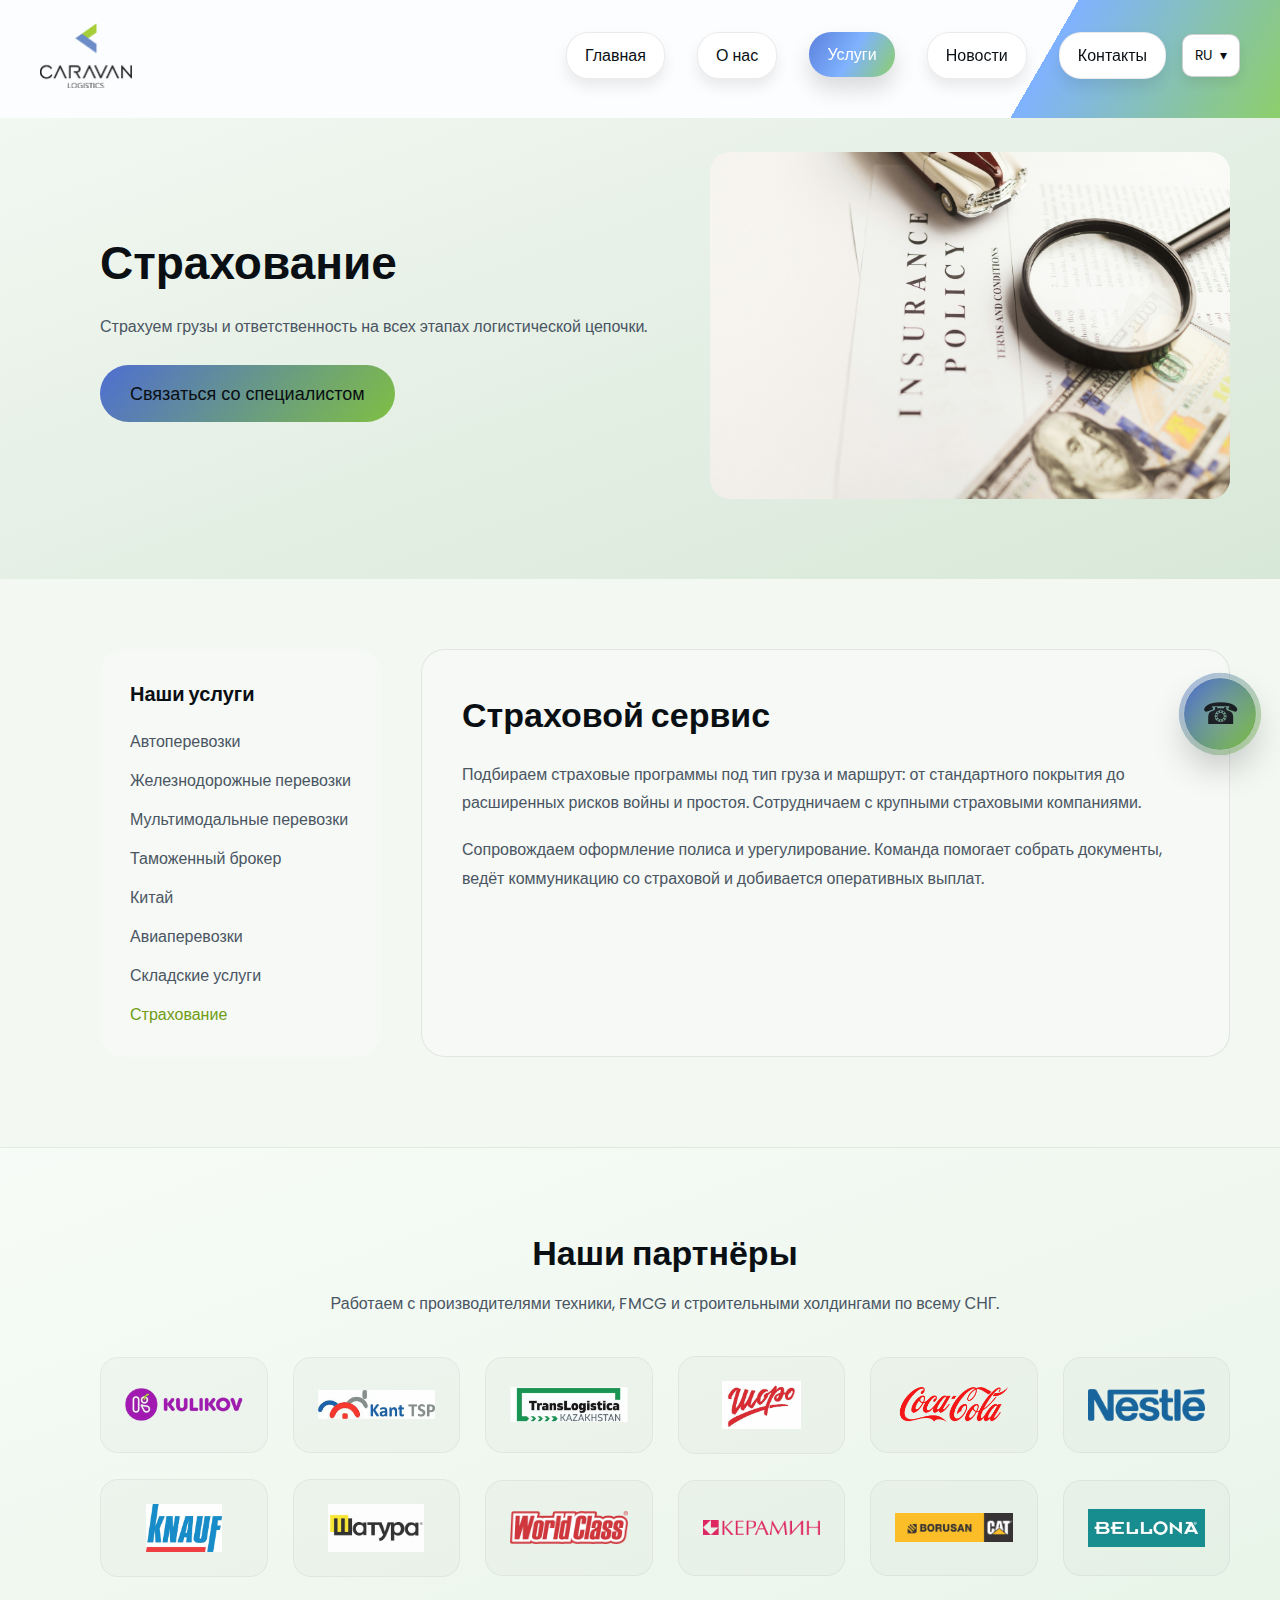
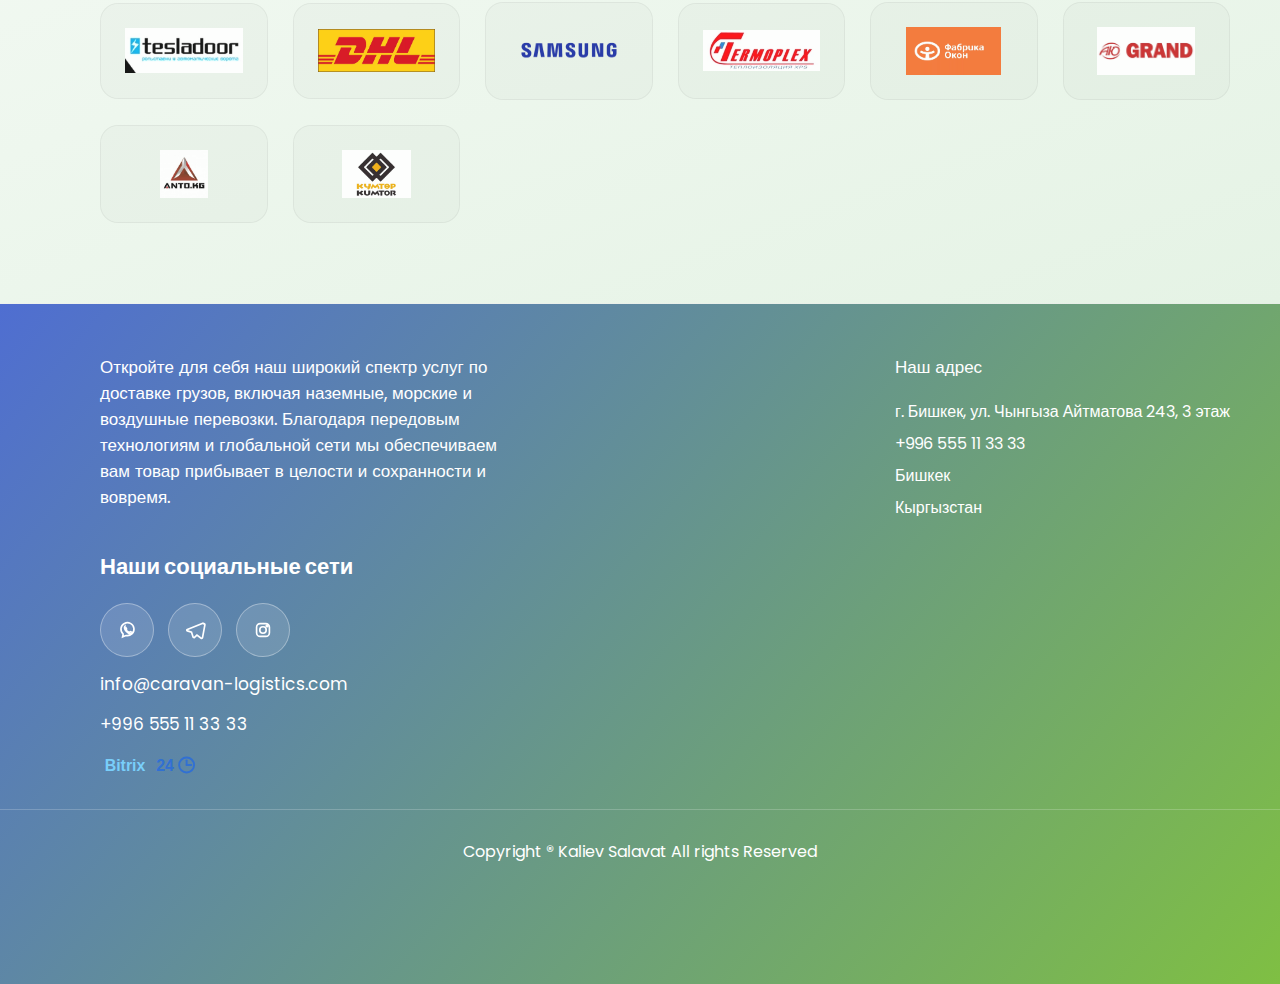
<file: service-insurance.html>
<!DOCTYPE html>
<html lang="ru">
<head>
    <meta charset="UTF-8">
    <meta name="viewport" content="width=device-width, initial-scale=1.0">
    <meta name="description" content="Страхование грузов Caravan Logistics: подбор полисов и сопровождение урегулирования.">
    <title>Caravan Logistics — страхование грузов</title>
    <link rel="stylesheet" href="CSS/main.css">
</head>
<body data-page="service-insurance" data-service="insurance">
    <div class="wrapper">
        <header class="container">
            <a class="logo" href="index.html">
                <img loading="lazy" src="img/Caravan/caravan_logo.png" alt="Caravan Logistics логотип">
            </a>
            <nav>
                <ul>
                    <li><a href="index.html" data-i18n="nav.home">Главная</a></li>
                    <li><a href="about.html" data-i18n="nav.about">О нас</a></li>
                    <li class="active"><a href="services.html" data-i18n="nav.services">Услуги</a></li>
                    <li><a href="portfolio.html" data-i18n="nav.news">Новости</a></li>
                    <li><a href="contacts.html" data-i18n="nav.contacts">Контакты</a></li>
                
                    <li class="nav-services nav-services--mobile">
                        <div class="mobile-menu__divider"></div>
                        <button class="mobile-menu__accordion" type="button" aria-expanded="true" data-accordion="services">Услуги <span class="mobile-menu__chev">▾</span></button>
                        <div class="mobile-menu__submenu is-open" data-submenu="services">
                            <a class="mobile-menu__item mobile-menu__item--sub" href="service-auto.html">Автоперевозки</a>
                            <a class="mobile-menu__item mobile-menu__item--sub" href="service-rail.html">Железнодорожные перевозки</a>
                            <a class="mobile-menu__item mobile-menu__item--sub" href="service-multimodal.html">Мультимодальные перевозки</a>
                            <a class="mobile-menu__item mobile-menu__item--sub" href="service-broker.html">Таможенный брокер</a>
                            <a class="mobile-menu__item mobile-menu__item--sub" href="service-china.html">Китай</a>
                            <a class="mobile-menu__item mobile-menu__item--sub" href="service-air.html">Авиаперевозки</a>
                            <a class="mobile-menu__item mobile-menu__item--sub" href="service-warehousing.html">Складские услуги</a>
                            <a class="mobile-menu__item mobile-menu__item--sub" href="service-insurance.html">Страхование</a>
                        </div>
                    </li>
                </ul>
            </nav>
            <div class="lang">
            <button class="lang__btn" id="langBtn" type="button" aria-expanded="false">
                <span class="lang__current" id="langCurrent">RU</span>
                <span class="lang__chev">▾</span>
            </button>
            <div class="lang__menu" id="langMenu" role="menu">
                <button class="lang__item" data-lang="ru" role="menuitem" data-i18n="lang.ru">RU</button>
                <button class="lang__item" data-lang="en" role="menuitem" data-i18n="lang.en">EN</button>
                <button class="lang__item" data-lang="zh" role="menuitem" data-i18n="lang.zh">中文</button>
            </div>
        </div>
        </header>

        <section class="service-hero">
            <div class="container service-hero__inner">
                <div class="service-hero__content">
                                        <h1 data-i18n="service.heroTitle">Страхование</h1>
                    <p data-i18n="service.heroText">Страхуем грузы и ответственность на всех этапах логистической цепочки.</p>
                    <button class="btn-primary" data-modal="callback" data-i18n="services.heroButton">Связаться со специалистом</button>
                </div>
                <img loading="lazy" src="img/Main_images/vlad-deep-mCqi3MljC4E-unsplash.jpg" alt="Контейнеровоз в порту">
            </div>
        </section>

        <section class="service-detail">
            <div class="container service-detail__inner">
                <aside class="service-nav">
                    <h4 data-i18n="service.sidebarTitle">Наши услуги</h4>
                    <ul>
                        <li><a href="service-auto.html" data-service-link="auto" data-i18n="services.cards.auto.title">Автоперевозки</a></li>
                        <li><a href="service-rail.html" data-service-link="rail" data-i18n="services.cards.rail.title">Железнодорожные перевозки</a></li>
                        <li><a href="service-multimodal.html" data-service-link="multimodal" data-i18n="services.cards.multimodal.title">Мультимодальные перевозки</a></li>
                        <li><a href="service-broker.html" data-service-link="broker" data-i18n="services.cards.broker.title">Таможенный брокер</a></li>
                        <li><a href="service-china.html" data-service-link="china" data-i18n="services.cards.china.title">Китай</a></li>
                        <li><a href="service-air.html" data-service-link="air" data-i18n="services.cards.air.title">Авиаперевозки</a></li>
                        <li><a href="service-warehousing.html" data-service-link="warehousing" data-i18n="services.cards.warehousing.title">Складские услуги</a></li>
                        <li><a href="service-insurance.html" data-service-link="insurance" data-i18n="services.cards.insurance.title">Страхование</a></li>
                    </ul>
                </aside>
                <article class="service-content">
                    <h2 data-i18n="service.bodyTitle">Страховой сервис</h2>
                    <p data-i18n="service.bodyParagraph1">Подбираем страховые программы под тип груза и маршрут: от стандартного покрытия до расширенных рисков войны и простоя. Сотрудничаем с крупными страховыми компаниями.</p>
                    <p data-i18n="service.bodyParagraph2">Сопровождаем оформление полиса и урегулирование. Команда помогает собрать документы, ведёт коммуникацию со страховой и добивается оперативных выплат.</p>
                </article>
            </div>
        </section>
    </div>

        <section class="partners">
        <div class="container">
            <div class="partners__intro">
                <p class="partners__eyebrow" data-i18n="partners.eyebrow">Нам доверяют</p>
                <h3 data-i18n="partners.title">Бренды и корпорации</h3>
                <p data-i18n="partners.text">Работаем с производителями техники, FMCG и строительными холдингами по всему СНГ.</p>
            </div>
            <div class="partners__grid">
                <div class="partners__logo"><img loading="lazy" src="img/Logos/Kulikov.png" alt="Kulikov"></div>
                <div class="partners__logo"><img loading="lazy" src="img/Logos/KantTSP.png" alt="Kant TSP"></div>
                <div class="partners__logo"><img loading="lazy" src="img/Logos/TransLogista.png" alt="TransLogistica Kazakhstan"></div>
                <div class="partners__logo"><img loading="lazy" src="img/Logos/Shoro.png" alt="Шоро"></div>
                <div class="partners__logo"><img loading="lazy" src="img/Logos/cola.png" alt="Coca-Cola"></div>
                <div class="partners__logo"><img loading="lazy" src="img/Logos/nestle.png" alt="Nestle"></div>
                <div class="partners__logo"><img loading="lazy" src="img/Logos/Knauf.png" alt="Knauf"></div>
                <div class="partners__logo"><img loading="lazy" src="img/Logos/Shatura.png" alt="Шатура"></div>
                <div class="partners__logo"><img loading="lazy" src="img/Logos/wold_class.png" alt="World Class"></div>
                <div class="partners__logo"><img loading="lazy" src="img/Logos/Keramin.png" alt="Керамин"></div>
                <div class="partners__logo"><img loading="lazy" src="img/Logos/borusan.png" alt="Borusan"></div>
                <div class="partners__logo"><img loading="lazy" src="img/Logos/bellona.png" alt="Bellona"></div>
                <div class="partners__logo"><img loading="lazy" src="img/Logos/tesladoor.png" alt="Tesladoor"></div>
                <div class="partners__logo"><img loading="lazy" src="img/Logos/DHL.png" alt="DHL"></div>
                <div class="partners__logo"><img loading="lazy" src="img/Logos/LG.png" alt="LG"></div>
                <div class="partners__logo"><img loading="lazy" src="img/Logos/termoplex.png" alt="Termoplex"></div>
                <div class="partners__logo"><img loading="lazy" src="img/Logos/fabrika_okon.png" alt="Фабрика окон"></div>
                <div class="partners__logo"><img loading="lazy" src="img/Logos/AUgrand.png" alt="AU Grand"></div>
                <div class="partners__logo"><img loading="lazy" src="img/Logos/anto.png" alt="ANTO.KG"></div>
                <div class="partners__logo"><img loading="lazy" src="img/Logos/kumtor.png" alt="Кумтор"></div>
            </div>
        </div>
    </section>

<footer>
    <div class="blocks container">
        <div>
          <a class="logo footer-logo" href="index.html">
            <img loading="lazy" src="img/Caravan/caravan logo.png" alt="Caravan Logistics">
          </a>
          <p data-i18n="footer.description">Откройте для себя наш широкий спектр услуг по доставке грузов, включая наземные, морские и воздушные перевозки. Благодаря передовым технологиям и глобальной сети мы обеспечиваем вам товар прибывает в целости и сохранности и вовремя. </p>
        </div>
             <div>
                <h4 data-i18n="footer.addressTitle">Наш адрес</h4>
                <ul>
                    <li data-i18n="footer.addressLine1">г. Бишкек, ул. Чынгыза Айтматова 243, 3 этаж</li>
                    <li data-i18n="footer.addressLine2">+996 555 11 33 33</li>
                    <li data-i18n="footer.addressLine3">Бишкек</li>
                    <li data-i18n="footer.addressLine4">Кыргызстан</li>
                </ul>
             </div>
             <div>
                <div class="footer-social">
                  <h3 class="footer-social__title">Наши социальные сети</h3>
                  <div class="footer-social__icons">
                    <a class="footer-social__icon" href="https://wa.me/996555113333" target="_blank" rel="noopener" aria-label="WhatsApp">
                      <svg viewBox="0 0 24 24" aria-hidden="true">
                        <path d="M7.2 19.5l.6-3.1a7.1 7.1 0 1 1 3.1 1.6l-3.7 1.5z" />
                        <path d="M9.5 9.4c.2-.4.3-.4.5-.4h.5c.2 0 .3 0 .4.3l.6 1.5c0 .1.1.3 0 .4l-.2.4c-.1.1-.2.2 0 .4.2.3.6 1 1.4 1.6.8.7 1.5.9 1.8 1 .2.1.3 0 .4-.1l.5-.6c.1-.2.3-.2.5-.1l1.6.7c.2.1.3.2.3.3 0 .2-.1.6-.4.9-.3.3-.7.6-1.2.6-.5 0-1-.1-2-.5-1-.4-1.9-1.1-2.8-2.1-.9-1-1.5-2-1.8-2.8-.3-.8-.3-1.3-.3-1.7 0-.4.1-.8.3-1z" />
                      </svg>
                    </a>
                    <a class="footer-social__icon" href="https://t.me/+996555113333" target="_blank" rel="noopener" aria-label="Telegram">
                      <svg viewBox="0 0 24 24" aria-hidden="true">
                        <path d="M20.6 4.6L3.6 11.4c-.8.3-.8 1.4.1 1.6l4.5 1.4 1.7 5.2c.2.7 1.1.9 1.6.4l2.6-2.4 4.6 3.4c.6.4 1.4.1 1.5-.6l2.6-14.1c.2-.8-.6-1.4-1.3-1.1z" />
                      </svg>
                    </a>
                    <a class="footer-social__icon" href="https://www.instagram.com/caravan_logistics_com?igsh=dWprNTB4MnB4MjVp" target="_blank" rel="noopener" aria-label="Instagram">
                      <svg viewBox="0 0 24 24" aria-hidden="true">
                        <rect x="5" y="5" width="14" height="14" rx="4" />
                        <circle cx="12" cy="12" r="3.5" />
                        <circle cx="16.5" cy="7.5" r="1" />
                      </svg>
                    </a>
                  </div>
                  <a class="footer-social__email" href="mailto:info@caravan-logistics.com">info@caravan-logistics.com</a>
                  <a class="footer-social__phone" href="tel:+996555113333">+996 555 11 33 33</a>
                  <div class="footer-social__bitrix">
                    <a href="https://crm.caravan-logistics.com" target="_blank" rel="noopener">
                      <img src="img/Logos/bitrix24.svg" alt="Bitrix24">
                    </a>
                  </div>
                </div>
             </div>
    </div>
    <hr>
    <p data-i18n="footer.copyright">Copyright ® Kaliev Salavat All rights Reserved</p>
  </footer>


    <script src="js/main.js"></script>
</body>
</html>
</file>
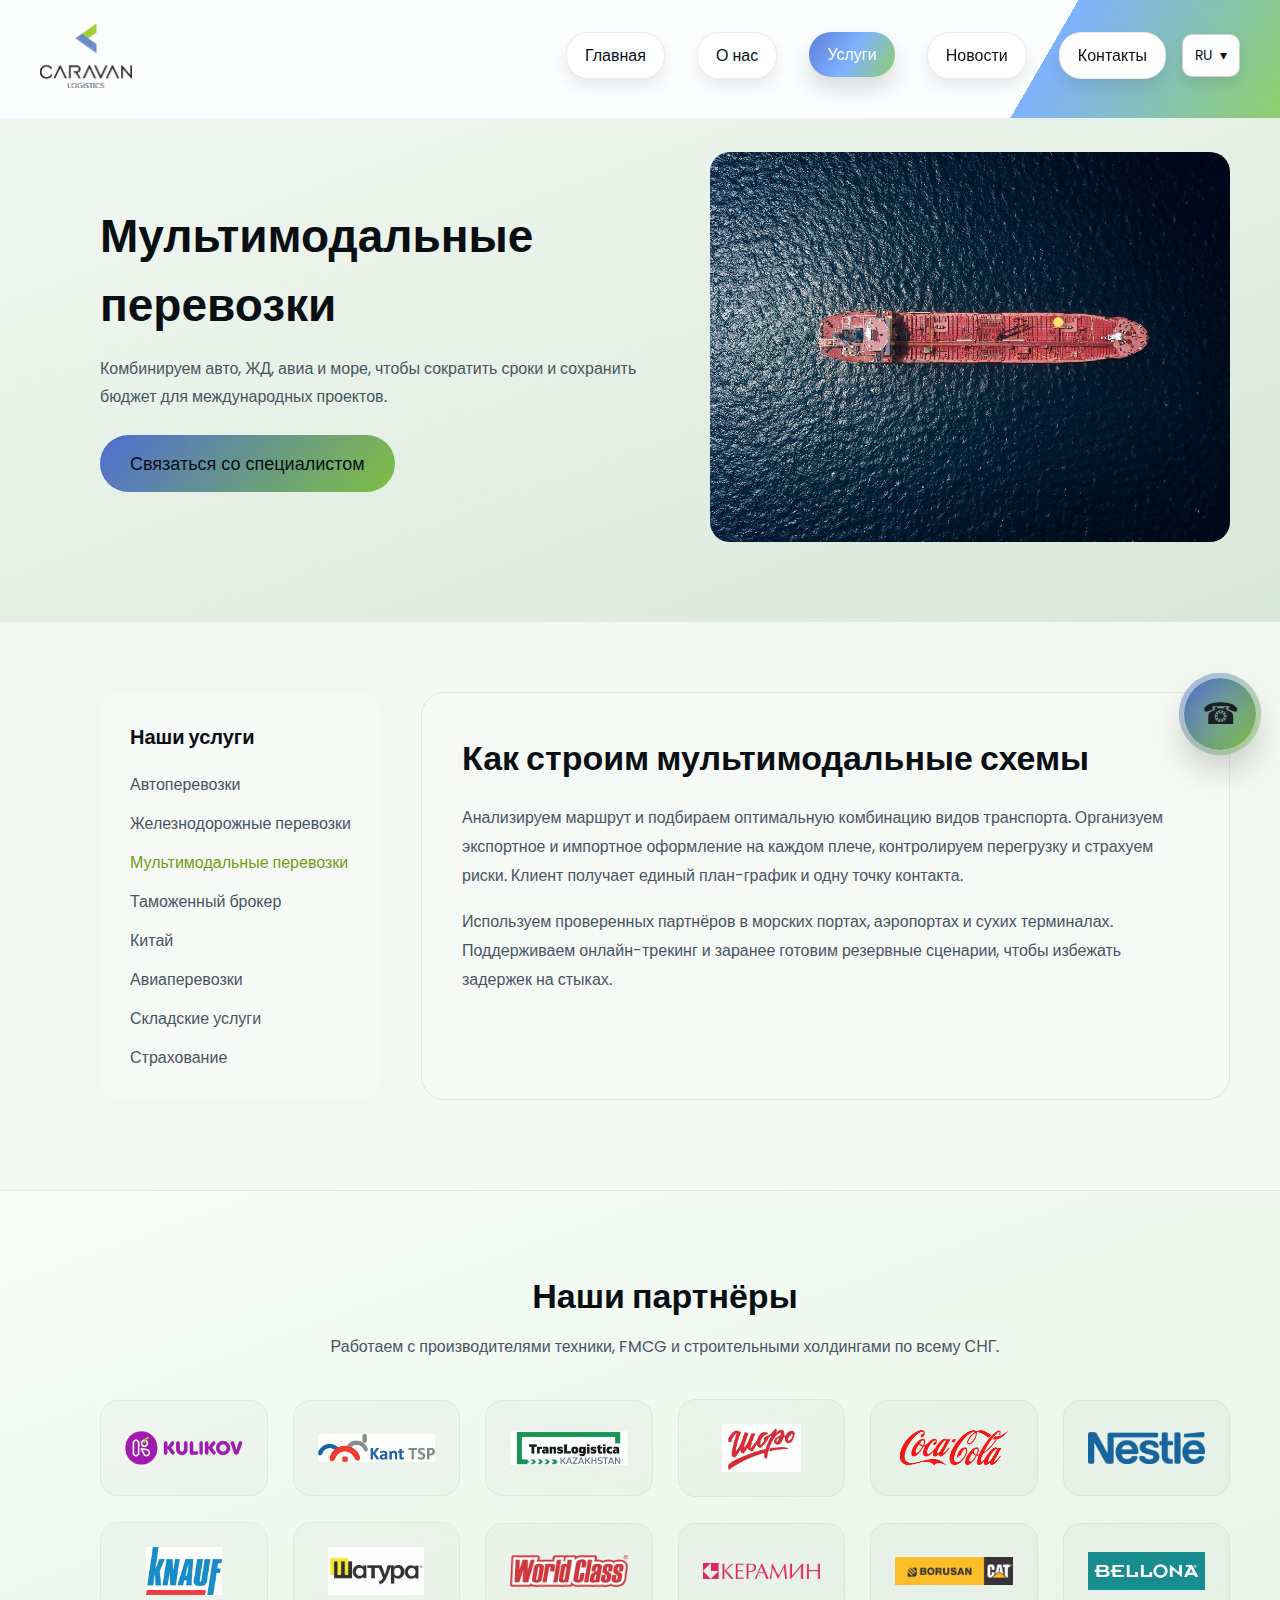
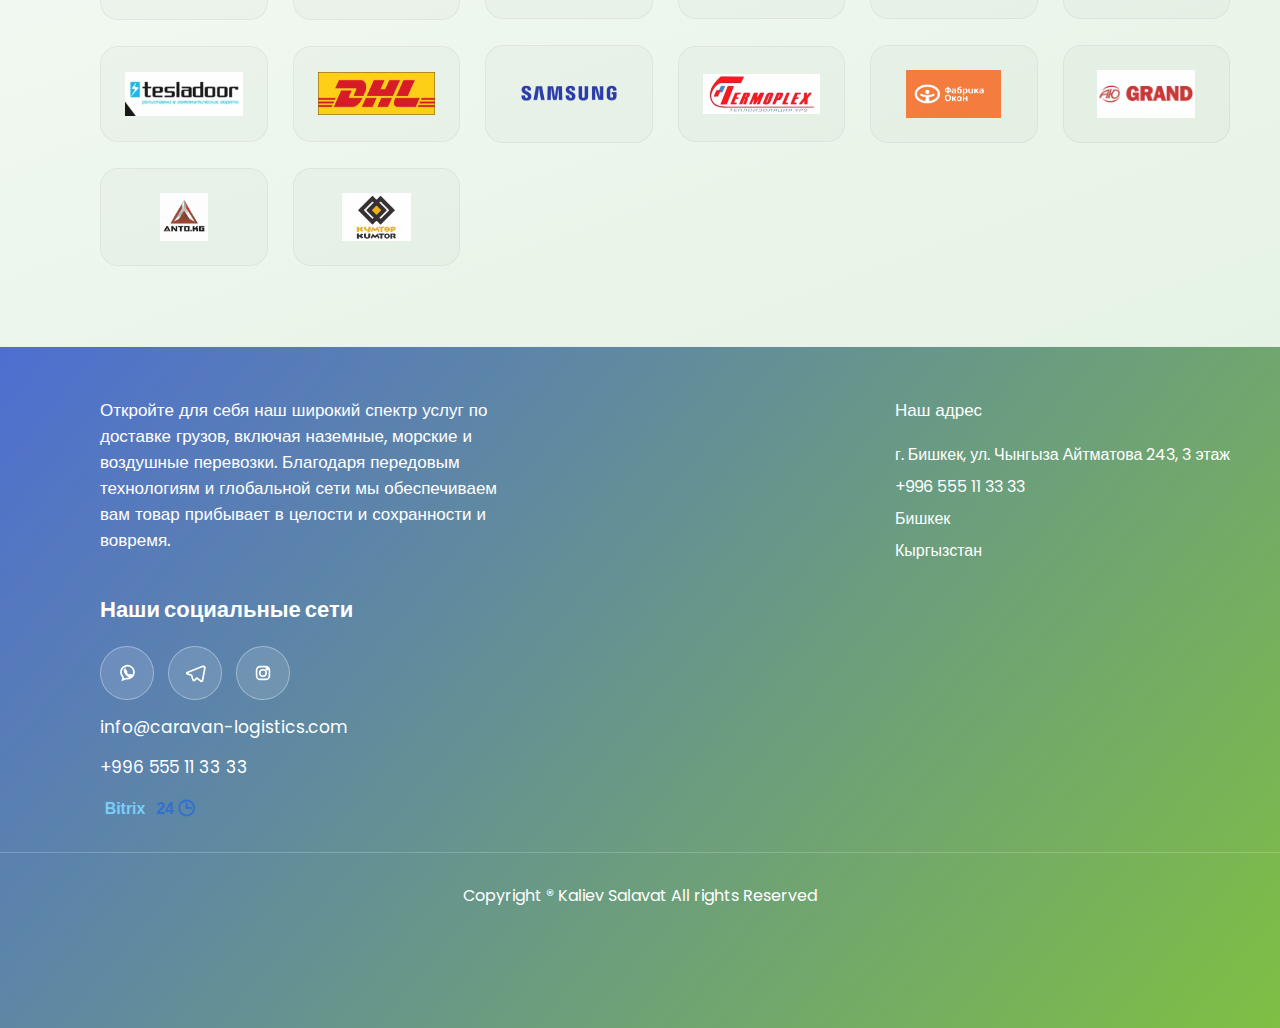
<file: service-multimodal.html>
<!DOCTYPE html>
<html lang="ru">
<head>
    <meta charset="UTF-8">
    <meta name="viewport" content="width=device-width, initial-scale=1.0">
    <meta name="description" content="Мультимодальные перевозки Caravan Logistics: комбинируем авто, ЖД, авиа и море под задачи клиента.">
    <title>Caravan Logistics — мультимодальные перевозки</title>
    <link rel="stylesheet" href="CSS/main.css">
</head>
<body data-page="service-multimodal" data-service="multimodal">
    <div class="wrapper">
        <header class="container">
            <a class="logo" href="index.html">
                <img loading="lazy" src="img/Caravan/caravan_logo.png" alt="Caravan Logistics логотип">
            </a>
            <nav>
                <ul>
                    <li><a href="index.html" data-i18n="nav.home">Главная</a></li>
                    <li><a href="about.html" data-i18n="nav.about">О нас</a></li>
                    <li class="active"><a href="services.html" data-i18n="nav.services">Услуги</a></li>
                    <li><a href="portfolio.html" data-i18n="nav.news">Новости</a></li>
                    <li><a href="contacts.html" data-i18n="nav.contacts">Контакты</a></li>
                
                    <li class="nav-services nav-services--mobile">
                        <div class="mobile-menu__divider"></div>
                        <button class="mobile-menu__accordion" type="button" aria-expanded="true" data-accordion="services">Услуги <span class="mobile-menu__chev">▾</span></button>
                        <div class="mobile-menu__submenu is-open" data-submenu="services">
                            <a class="mobile-menu__item mobile-menu__item--sub" href="service-auto.html">Автоперевозки</a>
                            <a class="mobile-menu__item mobile-menu__item--sub" href="service-rail.html">Железнодорожные перевозки</a>
                            <a class="mobile-menu__item mobile-menu__item--sub" href="service-multimodal.html">Мультимодальные перевозки</a>
                            <a class="mobile-menu__item mobile-menu__item--sub" href="service-broker.html">Таможенный брокер</a>
                            <a class="mobile-menu__item mobile-menu__item--sub" href="service-china.html">Китай</a>
                            <a class="mobile-menu__item mobile-menu__item--sub" href="service-air.html">Авиаперевозки</a>
                            <a class="mobile-menu__item mobile-menu__item--sub" href="service-warehousing.html">Складские услуги</a>
                            <a class="mobile-menu__item mobile-menu__item--sub" href="service-insurance.html">Страхование</a>
                        </div>
                    </li>
                </ul>
            </nav>
            <div class="lang">
            <button class="lang__btn" id="langBtn" type="button" aria-expanded="false">
                <span class="lang__current" id="langCurrent">RU</span>
                <span class="lang__chev">▾</span>
            </button>
            <div class="lang__menu" id="langMenu" role="menu">
                <button class="lang__item" data-lang="ru" role="menuitem" data-i18n="lang.ru">RU</button>
                <button class="lang__item" data-lang="en" role="menuitem" data-i18n="lang.en">EN</button>
                <button class="lang__item" data-lang="zh" role="menuitem" data-i18n="lang.zh">中文</button>
            </div>
        </div>
        </header>

        <section class="service-hero">
            <div class="container service-hero__inner">
                <div class="service-hero__content">
                                        <h1 data-i18n="service.heroTitle">Мультимодальные перевозки</h1>
                    <p data-i18n="service.heroText">Комбинируем авто, ЖД, авиа и море, чтобы сократить сроки и сохранить бюджет для международных проектов.</p>
                    <button class="btn-primary" data-modal="callback" data-i18n="services.heroButton">Связаться со специалистом</button>
                </div>
                <img loading="lazy" src="img/Main_images/shaah-shahidh--subrrYxv8A-unsplash.jpg" alt="Порт мультимодальных перевозок Caravan Logistics">
            </div>
        </section>

        <section class="service-detail">
            <div class="container service-detail__inner">
                <aside class="service-nav">
                    <h4 data-i18n="service.sidebarTitle">Наши услуги</h4>
                    <ul>
                        <li><a href="service-auto.html" data-service-link="auto" data-i18n="services.cards.auto.title">Автоперевозки</a></li>
                        <li><a href="service-rail.html" data-service-link="rail" data-i18n="services.cards.rail.title">Железнодорожные перевозки</a></li>
                        <li><a href="service-multimodal.html" data-service-link="multimodal" data-i18n="services.cards.multimodal.title">Мультимодальные перевозки</a></li>
                        <li><a href="service-broker.html" data-service-link="broker" data-i18n="services.cards.broker.title">Таможенный брокер</a></li>
                        <li><a href="service-china.html" data-service-link="china" data-i18n="services.cards.china.title">Китай</a></li>
                        <li><a href="service-air.html" data-service-link="air" data-i18n="services.cards.air.title">Авиаперевозки</a></li>
                        <li><a href="service-warehousing.html" data-service-link="warehousing" data-i18n="services.cards.warehousing.title">Складские услуги</a></li>
                        <li><a href="service-insurance.html" data-service-link="insurance" data-i18n="services.cards.insurance.title">Страхование</a></li>
                    </ul>
                </aside>
                <article class="service-content">
                    <h2 data-i18n="service.bodyTitle">Как строим мультимодальные схемы</h2>
                    <p data-i18n="service.bodyParagraph1">Анализируем маршрут и подбираем оптимальную комбинацию видов транспорта. Организуем экспортное и импортное оформление на каждом плече, контролируем перегрузку и страхуем риски. Клиент получает единый план-график и одну точку контакта.</p>
                    <p data-i18n="service.bodyParagraph2">Используем проверенных партнёров в морских портах, аэропортах и сухих терминалах. Поддерживаем онлайн-трекинг и заранее готовим резервные сценарии, чтобы избежать задержек на стыках.</p>
                </article>
            </div>
        </section>
    </div>

        <section class="partners">
        <div class="container">
            <div class="partners__intro">
                <p class="partners__eyebrow" data-i18n="partners.eyebrow">Нам доверяют</p>
                <h3 data-i18n="partners.title">Бренды и корпорации</h3>
                <p data-i18n="partners.text">Работаем с производителями техники, FMCG и строительными холдингами по всему СНГ.</p>
            </div>
            <div class="partners__grid">
                <div class="partners__logo"><img loading="lazy" src="img/Logos/Kulikov.png" alt="Kulikov"></div>
                <div class="partners__logo"><img loading="lazy" src="img/Logos/KantTSP.png" alt="Kant TSP"></div>
                <div class="partners__logo"><img loading="lazy" src="img/Logos/TransLogista.png" alt="TransLogistica Kazakhstan"></div>
                <div class="partners__logo"><img loading="lazy" src="img/Logos/Shoro.png" alt="Шоро"></div>
                <div class="partners__logo"><img loading="lazy" src="img/Logos/cola.png" alt="Coca-Cola"></div>
                <div class="partners__logo"><img loading="lazy" src="img/Logos/nestle.png" alt="Nestle"></div>
                <div class="partners__logo"><img loading="lazy" src="img/Logos/Knauf.png" alt="Knauf"></div>
                <div class="partners__logo"><img loading="lazy" src="img/Logos/Shatura.png" alt="Шатура"></div>
                <div class="partners__logo"><img loading="lazy" src="img/Logos/wold_class.png" alt="World Class"></div>
                <div class="partners__logo"><img loading="lazy" src="img/Logos/Keramin.png" alt="Керамин"></div>
                <div class="partners__logo"><img loading="lazy" src="img/Logos/borusan.png" alt="Borusan"></div>
                <div class="partners__logo"><img loading="lazy" src="img/Logos/bellona.png" alt="Bellona"></div>
                <div class="partners__logo"><img loading="lazy" src="img/Logos/tesladoor.png" alt="Tesladoor"></div>
                <div class="partners__logo"><img loading="lazy" src="img/Logos/DHL.png" alt="DHL"></div>
                <div class="partners__logo"><img loading="lazy" src="img/Logos/LG.png" alt="LG"></div>
                <div class="partners__logo"><img loading="lazy" src="img/Logos/termoplex.png" alt="Termoplex"></div>
                <div class="partners__logo"><img loading="lazy" src="img/Logos/fabrika_okon.png" alt="Фабрика окон"></div>
                <div class="partners__logo"><img loading="lazy" src="img/Logos/AUgrand.png" alt="AU Grand"></div>
                <div class="partners__logo"><img loading="lazy" src="img/Logos/anto.png" alt="ANTO.KG"></div>
                <div class="partners__logo"><img loading="lazy" src="img/Logos/kumtor.png" alt="Кумтор"></div>
            </div>
        </div>
    </section>

<footer>
    <div class="blocks container">
        <div>
          <a class="logo footer-logo" href="index.html">
            <img loading="lazy" src="img/Caravan/caravan logo.png" alt="Caravan Logistics">
          </a>
          <p data-i18n="footer.description">Откройте для себя наш широкий спектр услуг по доставке грузов, включая наземные, морские и воздушные перевозки. Благодаря передовым технологиям и глобальной сети мы обеспечиваем вам товар прибывает в целости и сохранности и вовремя. </p>
        </div>
             <div>
                <h4 data-i18n="footer.addressTitle">Наш адрес</h4>
                <ul>
                    <li data-i18n="footer.addressLine1">г. Бишкек, ул. Чынгыза Айтматова 243, 3 этаж</li>
                    <li data-i18n="footer.addressLine2">+996 555 11 33 33</li>
                    <li data-i18n="footer.addressLine3">Бишкек</li>
                    <li data-i18n="footer.addressLine4">Кыргызстан</li>
                </ul>
             </div>
             <div>
                <div class="footer-social">
                  <h3 class="footer-social__title">Наши социальные сети</h3>
                  <div class="footer-social__icons">
                    <a class="footer-social__icon" href="https://wa.me/996555113333" target="_blank" rel="noopener" aria-label="WhatsApp">
                      <svg viewBox="0 0 24 24" aria-hidden="true">
                        <path d="M7.2 19.5l.6-3.1a7.1 7.1 0 1 1 3.1 1.6l-3.7 1.5z" />
                        <path d="M9.5 9.4c.2-.4.3-.4.5-.4h.5c.2 0 .3 0 .4.3l.6 1.5c0 .1.1.3 0 .4l-.2.4c-.1.1-.2.2 0 .4.2.3.6 1 1.4 1.6.8.7 1.5.9 1.8 1 .2.1.3 0 .4-.1l.5-.6c.1-.2.3-.2.5-.1l1.6.7c.2.1.3.2.3.3 0 .2-.1.6-.4.9-.3.3-.7.6-1.2.6-.5 0-1-.1-2-.5-1-.4-1.9-1.1-2.8-2.1-.9-1-1.5-2-1.8-2.8-.3-.8-.3-1.3-.3-1.7 0-.4.1-.8.3-1z" />
                      </svg>
                    </a>
                    <a class="footer-social__icon" href="https://t.me/+996555113333" target="_blank" rel="noopener" aria-label="Telegram">
                      <svg viewBox="0 0 24 24" aria-hidden="true">
                        <path d="M20.6 4.6L3.6 11.4c-.8.3-.8 1.4.1 1.6l4.5 1.4 1.7 5.2c.2.7 1.1.9 1.6.4l2.6-2.4 4.6 3.4c.6.4 1.4.1 1.5-.6l2.6-14.1c.2-.8-.6-1.4-1.3-1.1z" />
                      </svg>
                    </a>
                    <a class="footer-social__icon" href="https://www.instagram.com/caravan_logistics_com?igsh=dWprNTB4MnB4MjVp" target="_blank" rel="noopener" aria-label="Instagram">
                      <svg viewBox="0 0 24 24" aria-hidden="true">
                        <rect x="5" y="5" width="14" height="14" rx="4" />
                        <circle cx="12" cy="12" r="3.5" />
                        <circle cx="16.5" cy="7.5" r="1" />
                      </svg>
                    </a>
                  </div>
                  <a class="footer-social__email" href="mailto:info@caravan-logistics.com">info@caravan-logistics.com</a>
                  <a class="footer-social__phone" href="tel:+996555113333">+996 555 11 33 33</a>
                  <div class="footer-social__bitrix">
                    <a href="https://crm.caravan-logistics.com" target="_blank" rel="noopener">
                      <img src="img/Logos/bitrix24.svg" alt="Bitrix24">
                    </a>
                  </div>
                </div>
             </div>
    </div>
    <hr>
    <p data-i18n="footer.copyright">Copyright ® Kaliev Salavat All rights Reserved</p>
  </footer>


    <script src="js/main.js"></script>
</body>
</html>
</file>
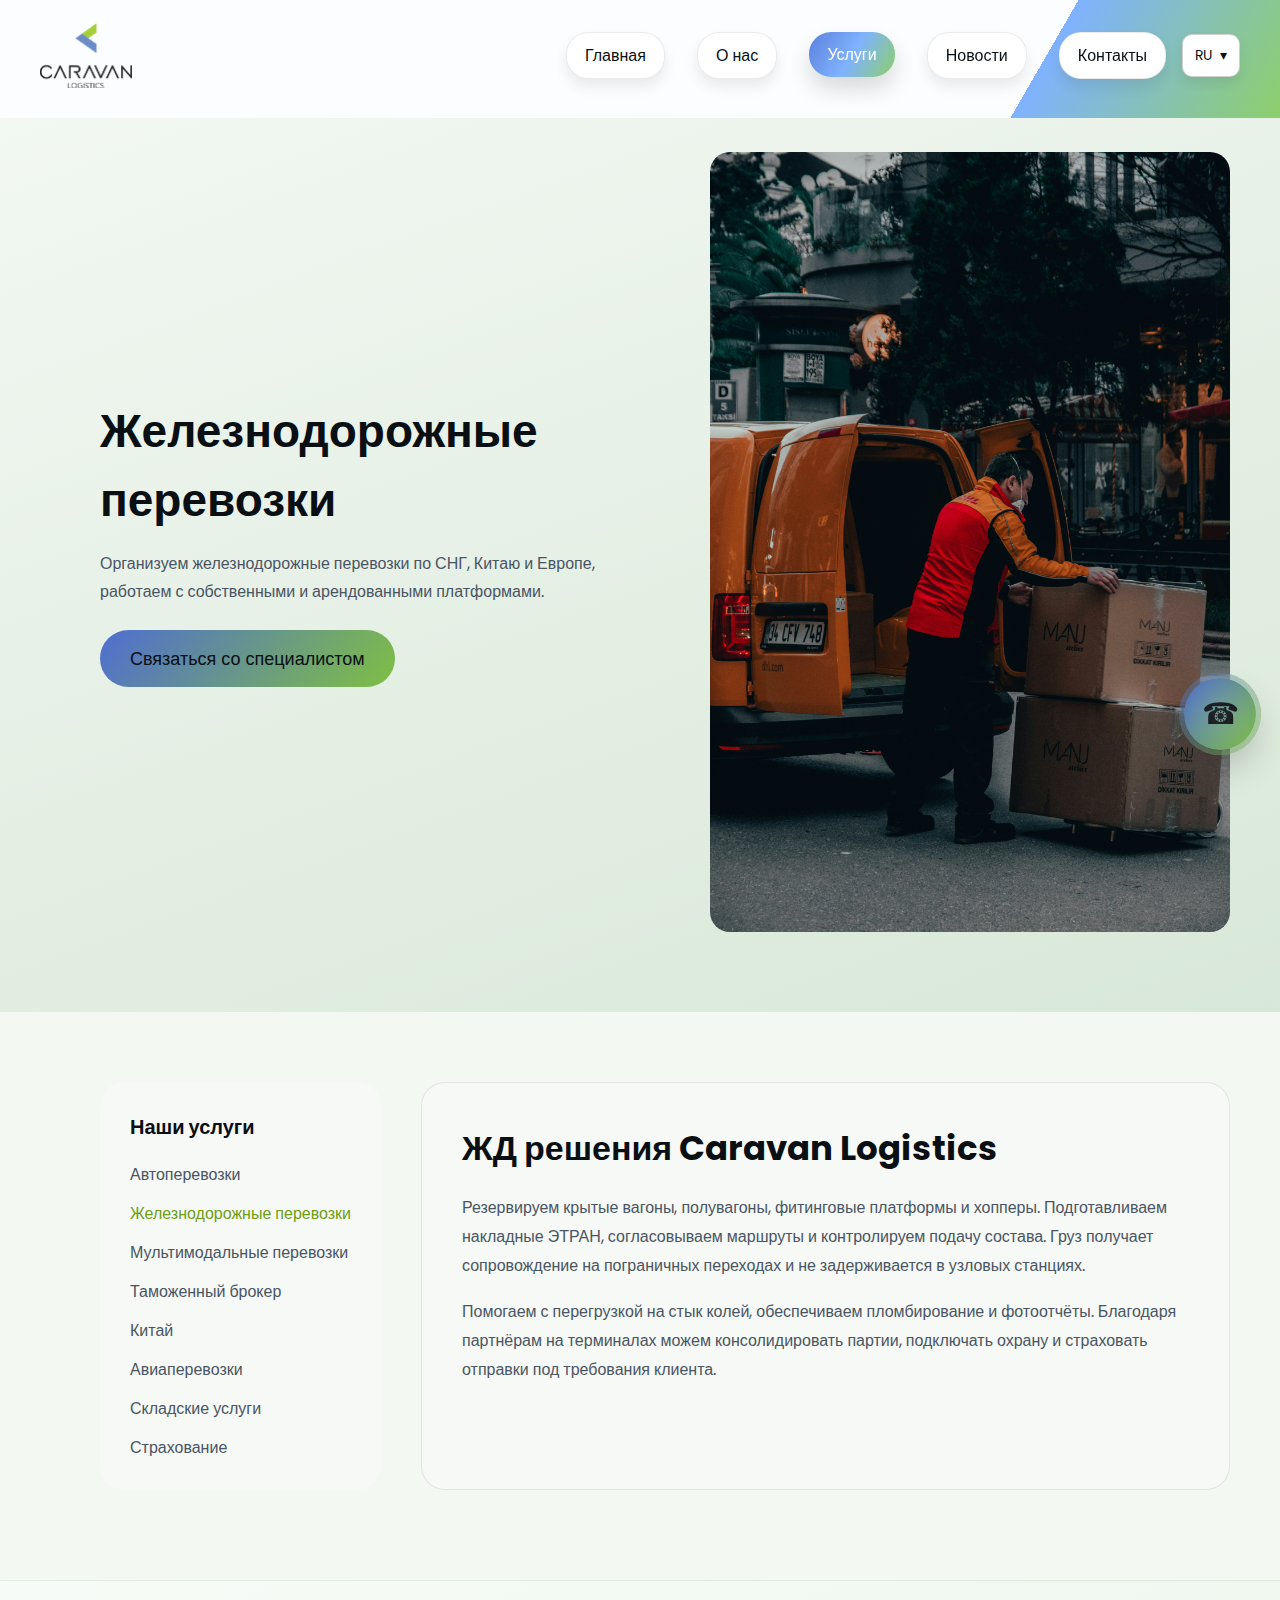
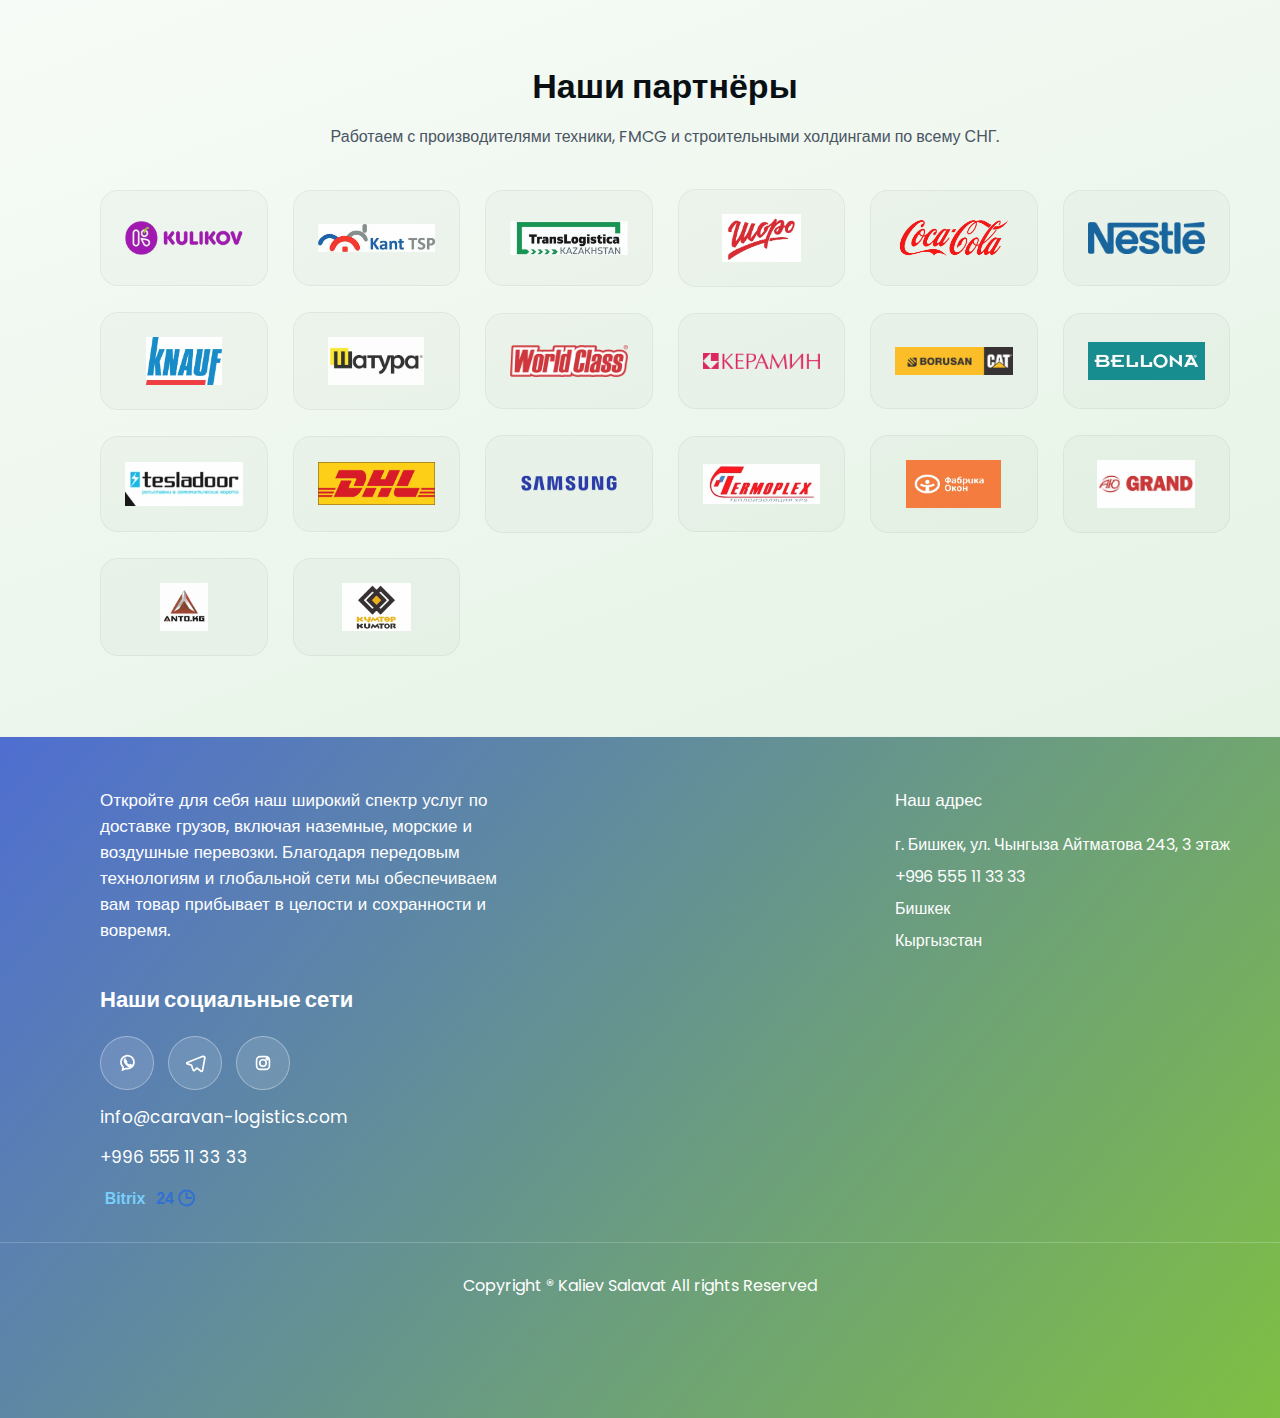
<file: service-rail.html>
<!DOCTYPE html>
<html lang="ru">
<head>
    <meta charset="UTF-8">
    <meta name="viewport" content="width=device-width, initial-scale=1.0">
    <meta name="description" content="Железнодорожные перевозки Caravan Logistics: резерв вагонов, сопровождение и контроль на погранпереходах.">
    <title>Caravan Logistics — ЖД перевозки</title>
    <link rel="stylesheet" href="CSS/main.css">
</head>
<body data-page="service-rail" data-service="rail">
    <div class="wrapper">
        <header class="container">
            <a class="logo" href="index.html">
                <img loading="lazy" src="img/Caravan/caravan_logo.png" alt="Caravan Logistics логотип">
            </a>
            <nav>
                <ul>
                    <li><a href="index.html" data-i18n="nav.home">Главная</a></li>
                    <li><a href="about.html" data-i18n="nav.about">О нас</a></li>
                    <li class="active"><a href="services.html" data-i18n="nav.services">Услуги</a></li>
                    <li><a href="portfolio.html" data-i18n="nav.news">Новости</a></li>
                    <li><a href="contacts.html" data-i18n="nav.contacts">Контакты</a></li>
                
                    <li class="nav-services nav-services--mobile">
                        <div class="mobile-menu__divider"></div>
                        <button class="mobile-menu__accordion" type="button" aria-expanded="true" data-accordion="services">Услуги <span class="mobile-menu__chev">▾</span></button>
                        <div class="mobile-menu__submenu is-open" data-submenu="services">
                            <a class="mobile-menu__item mobile-menu__item--sub" href="service-auto.html">Автоперевозки</a>
                            <a class="mobile-menu__item mobile-menu__item--sub" href="service-rail.html">Железнодорожные перевозки</a>
                            <a class="mobile-menu__item mobile-menu__item--sub" href="service-multimodal.html">Мультимодальные перевозки</a>
                            <a class="mobile-menu__item mobile-menu__item--sub" href="service-broker.html">Таможенный брокер</a>
                            <a class="mobile-menu__item mobile-menu__item--sub" href="service-china.html">Китай</a>
                            <a class="mobile-menu__item mobile-menu__item--sub" href="service-air.html">Авиаперевозки</a>
                            <a class="mobile-menu__item mobile-menu__item--sub" href="service-warehousing.html">Складские услуги</a>
                            <a class="mobile-menu__item mobile-menu__item--sub" href="service-insurance.html">Страхование</a>
                        </div>
                    </li>
                </ul>
            </nav>
            <div class="lang">
            <button class="lang__btn" id="langBtn" type="button" aria-expanded="false">
                <span class="lang__current" id="langCurrent">RU</span>
                <span class="lang__chev">▾</span>
            </button>
            <div class="lang__menu" id="langMenu" role="menu">
                <button class="lang__item" data-lang="ru" role="menuitem" data-i18n="lang.ru">RU</button>
                <button class="lang__item" data-lang="en" role="menuitem" data-i18n="lang.en">EN</button>
                <button class="lang__item" data-lang="zh" role="menuitem" data-i18n="lang.zh">中文</button>
            </div>
        </div>
        </header>

        <section class="service-hero">
            <div class="container service-hero__inner">
                <div class="service-hero__content">
                                        <h1 data-i18n="service.heroTitle">Железнодорожные перевозки</h1>
                    <p data-i18n="service.heroText">Организуем железнодорожные перевозки по СНГ, Китаю и Европе, работаем с собственными и арендованными платформами.</p>
                    <button class="btn-primary" data-modal="callback" data-i18n="services.heroButton">Связаться со специалистом</button>
                </div>
                <img loading="lazy" src="img/Main_images/kazem-hussein-Kq1ERpkH0eQ-unsplash.jpg" alt="Железнодорожный состав Caravan Logistics">
            </div>
        </section>

        <section class="service-detail">
            <div class="container service-detail__inner">
                <aside class="service-nav">
                    <h4 data-i18n="service.sidebarTitle">Наши услуги</h4>
                    <ul>
                        <li><a href="service-auto.html" data-service-link="auto" data-i18n="services.cards.auto.title">Автоперевозки</a></li>
                        <li><a href="service-rail.html" data-service-link="rail" data-i18n="services.cards.rail.title">Железнодорожные перевозки</a></li>
                        <li><a href="service-multimodal.html" data-service-link="multimodal" data-i18n="services.cards.multimodal.title">Мультимодальные перевозки</a></li>
                        <li><a href="service-broker.html" data-service-link="broker" data-i18n="services.cards.broker.title">Таможенный брокер</a></li>
                        <li><a href="service-china.html" data-service-link="china" data-i18n="services.cards.china.title">Китай</a></li>
                        <li><a href="service-air.html" data-service-link="air" data-i18n="services.cards.air.title">Авиаперевозки</a></li>
                        <li><a href="service-warehousing.html" data-service-link="warehousing" data-i18n="services.cards.warehousing.title">Складские услуги</a></li>
                        <li><a href="service-insurance.html" data-service-link="insurance" data-i18n="services.cards.insurance.title">Страхование</a></li>
                    </ul>
                </aside>
                <article class="service-content">
                    <h2 data-i18n="service.bodyTitle">ЖД решения Caravan Logistics</h2>
                    <p data-i18n="service.bodyParagraph1">Резервируем крытые вагоны, полувагоны, фитинговые платформы и хопперы. Подготавливаем накладные ЭТРАН, согласовываем маршруты и контролируем подачу состава. Груз получает сопровождение на пограничных переходах и не задерживается в узловых станциях.</p>
                    <p data-i18n="service.bodyParagraph2">Помогаем с перегрузкой на стык колей, обеспечиваем пломбирование и фотоотчёты. Благодаря партнёрам на терминалах можем консолидировать партии, подключать охрану и страховать отправки под требования клиента.</p>
                </article>
            </div>
        </section>
    </div>

        <section class="partners">
        <div class="container">
            <div class="partners__intro">
                <p class="partners__eyebrow" data-i18n="partners.eyebrow">Нам доверяют</p>
                <h3 data-i18n="partners.title">Бренды и корпорации</h3>
                <p data-i18n="partners.text">Работаем с производителями техники, FMCG и строительными холдингами по всему СНГ.</p>
            </div>
            <div class="partners__grid">
                <div class="partners__logo"><img loading="lazy" src="img/Logos/Kulikov.png" alt="Kulikov"></div>
                <div class="partners__logo"><img loading="lazy" src="img/Logos/KantTSP.png" alt="Kant TSP"></div>
                <div class="partners__logo"><img loading="lazy" src="img/Logos/TransLogista.png" alt="TransLogistica Kazakhstan"></div>
                <div class="partners__logo"><img loading="lazy" src="img/Logos/Shoro.png" alt="Шоро"></div>
                <div class="partners__logo"><img loading="lazy" src="img/Logos/cola.png" alt="Coca-Cola"></div>
                <div class="partners__logo"><img loading="lazy" src="img/Logos/nestle.png" alt="Nestle"></div>
                <div class="partners__logo"><img loading="lazy" src="img/Logos/Knauf.png" alt="Knauf"></div>
                <div class="partners__logo"><img loading="lazy" src="img/Logos/Shatura.png" alt="Шатура"></div>
                <div class="partners__logo"><img loading="lazy" src="img/Logos/wold_class.png" alt="World Class"></div>
                <div class="partners__logo"><img loading="lazy" src="img/Logos/Keramin.png" alt="Керамин"></div>
                <div class="partners__logo"><img loading="lazy" src="img/Logos/borusan.png" alt="Borusan"></div>
                <div class="partners__logo"><img loading="lazy" src="img/Logos/bellona.png" alt="Bellona"></div>
                <div class="partners__logo"><img loading="lazy" src="img/Logos/tesladoor.png" alt="Tesladoor"></div>
                <div class="partners__logo"><img loading="lazy" src="img/Logos/DHL.png" alt="DHL"></div>
                <div class="partners__logo"><img loading="lazy" src="img/Logos/LG.png" alt="LG"></div>
                <div class="partners__logo"><img loading="lazy" src="img/Logos/termoplex.png" alt="Termoplex"></div>
                <div class="partners__logo"><img loading="lazy" src="img/Logos/fabrika_okon.png" alt="Фабрика окон"></div>
                <div class="partners__logo"><img loading="lazy" src="img/Logos/AUgrand.png" alt="AU Grand"></div>
                <div class="partners__logo"><img loading="lazy" src="img/Logos/anto.png" alt="ANTO.KG"></div>
                <div class="partners__logo"><img loading="lazy" src="img/Logos/kumtor.png" alt="Кумтор"></div>
            </div>
        </div>
    </section>

<footer>
    <div class="blocks container">
        <div>
          <a class="logo footer-logo" href="index.html">
            <img loading="lazy" src="img/Caravan/caravan logo.png" alt="Caravan Logistics">
          </a>
          <p data-i18n="footer.description">Откройте для себя наш широкий спектр услуг по доставке грузов, включая наземные, морские и воздушные перевозки. Благодаря передовым технологиям и глобальной сети мы обеспечиваем вам товар прибывает в целости и сохранности и вовремя. </p>
        </div>
             <div>
                <h4 data-i18n="footer.addressTitle">Наш адрес</h4>
                <ul>
                    <li data-i18n="footer.addressLine1">г. Бишкек, ул. Чынгыза Айтматова 243, 3 этаж</li>
                    <li data-i18n="footer.addressLine2">+996 555 11 33 33</li>
                    <li data-i18n="footer.addressLine3">Бишкек</li>
                    <li data-i18n="footer.addressLine4">Кыргызстан</li>
                </ul>
             </div>
             <div>
                <div class="footer-social">
                  <h3 class="footer-social__title">Наши социальные сети</h3>
                  <div class="footer-social__icons">
                    <a class="footer-social__icon" href="https://wa.me/996555113333" target="_blank" rel="noopener" aria-label="WhatsApp">
                      <svg viewBox="0 0 24 24" aria-hidden="true">
                        <path d="M7.2 19.5l.6-3.1a7.1 7.1 0 1 1 3.1 1.6l-3.7 1.5z" />
                        <path d="M9.5 9.4c.2-.4.3-.4.5-.4h.5c.2 0 .3 0 .4.3l.6 1.5c0 .1.1.3 0 .4l-.2.4c-.1.1-.2.2 0 .4.2.3.6 1 1.4 1.6.8.7 1.5.9 1.8 1 .2.1.3 0 .4-.1l.5-.6c.1-.2.3-.2.5-.1l1.6.7c.2.1.3.2.3.3 0 .2-.1.6-.4.9-.3.3-.7.6-1.2.6-.5 0-1-.1-2-.5-1-.4-1.9-1.1-2.8-2.1-.9-1-1.5-2-1.8-2.8-.3-.8-.3-1.3-.3-1.7 0-.4.1-.8.3-1z" />
                      </svg>
                    </a>
                    <a class="footer-social__icon" href="https://t.me/+996555113333" target="_blank" rel="noopener" aria-label="Telegram">
                      <svg viewBox="0 0 24 24" aria-hidden="true">
                        <path d="M20.6 4.6L3.6 11.4c-.8.3-.8 1.4.1 1.6l4.5 1.4 1.7 5.2c.2.7 1.1.9 1.6.4l2.6-2.4 4.6 3.4c.6.4 1.4.1 1.5-.6l2.6-14.1c.2-.8-.6-1.4-1.3-1.1z" />
                      </svg>
                    </a>
                    <a class="footer-social__icon" href="https://www.instagram.com/caravan_logistics_com?igsh=dWprNTB4MnB4MjVp" target="_blank" rel="noopener" aria-label="Instagram">
                      <svg viewBox="0 0 24 24" aria-hidden="true">
                        <rect x="5" y="5" width="14" height="14" rx="4" />
                        <circle cx="12" cy="12" r="3.5" />
                        <circle cx="16.5" cy="7.5" r="1" />
                      </svg>
                    </a>
                  </div>
                  <a class="footer-social__email" href="mailto:info@caravan-logistics.com">info@caravan-logistics.com</a>
                  <a class="footer-social__phone" href="tel:+996555113333">+996 555 11 33 33</a>
                  <div class="footer-social__bitrix">
                    <a href="https://crm.caravan-logistics.com" target="_blank" rel="noopener">
                      <img src="img/Logos/bitrix24.svg" alt="Bitrix24">
                    </a>
                  </div>
                </div>
             </div>
    </div>
    <hr>
    <p data-i18n="footer.copyright">Copyright ® Kaliev Salavat All rights Reserved</p>
  </footer>


    <script src="js/main.js"></script>
</body>
</html>
</file>
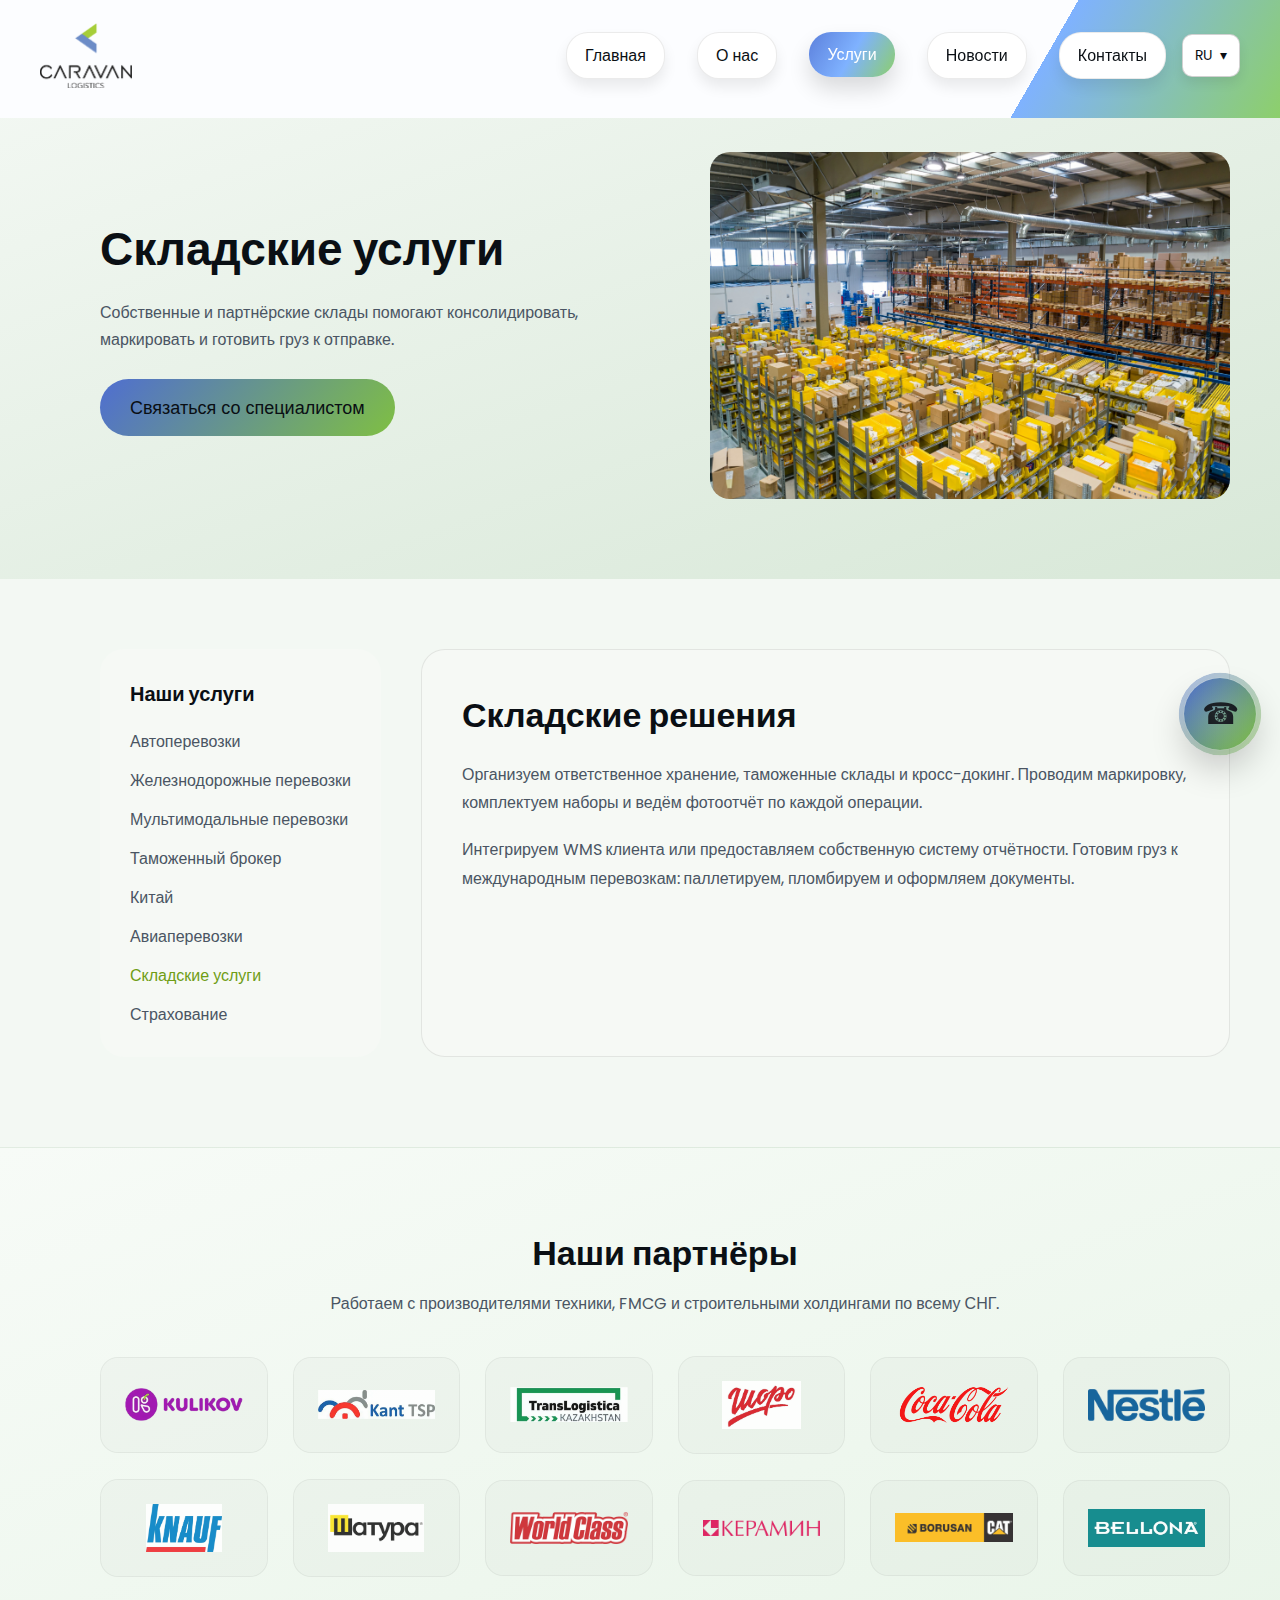
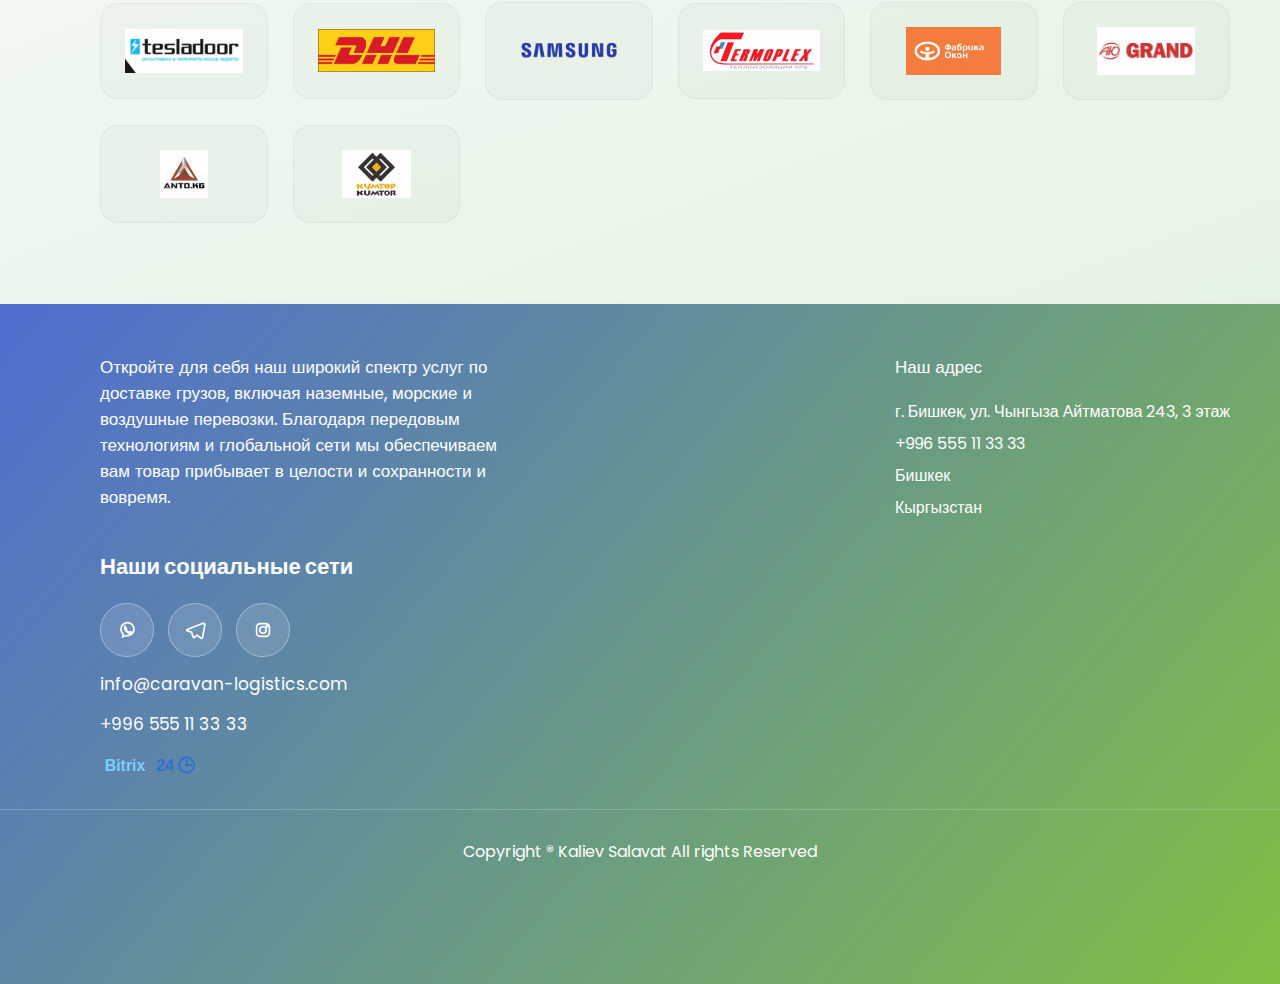
<file: service-warehousing.html>
<!DOCTYPE html>
<html lang="ru">
<head>
    <meta charset="UTF-8">
    <meta name="viewport" content="width=device-width, initial-scale=1.0">
    <meta name="description" content="Складские услуги Caravan Logistics: консолидация, маркировка и подготовка грузов.">
    <title>Caravan Logistics — складские услуги</title>
    <link rel="stylesheet" href="CSS/main.css">
</head>
<body data-page="service-warehousing" data-service="warehousing">
    <div class="wrapper">
        <header class="container">
            <a class="logo" href="index.html">
                <img loading="lazy" src="img/Caravan/caravan_logo.png" alt="Caravan Logistics логотип">
            </a>
            <nav>
                <ul>
                    <li><a href="index.html" data-i18n="nav.home">Главная</a></li>
                    <li><a href="about.html" data-i18n="nav.about">О нас</a></li>
                    <li class="active"><a href="services.html" data-i18n="nav.services">Услуги</a></li>
                    <li><a href="portfolio.html" data-i18n="nav.news">Новости</a></li>
                    <li><a href="contacts.html" data-i18n="nav.contacts">Контакты</a></li>
                
                    <li class="nav-services nav-services--mobile">
                        <div class="mobile-menu__divider"></div>
                        <button class="mobile-menu__accordion" type="button" aria-expanded="true" data-accordion="services">Услуги <span class="mobile-menu__chev">▾</span></button>
                        <div class="mobile-menu__submenu is-open" data-submenu="services">
                            <a class="mobile-menu__item mobile-menu__item--sub" href="service-auto.html">Автоперевозки</a>
                            <a class="mobile-menu__item mobile-menu__item--sub" href="service-rail.html">Железнодорожные перевозки</a>
                            <a class="mobile-menu__item mobile-menu__item--sub" href="service-multimodal.html">Мультимодальные перевозки</a>
                            <a class="mobile-menu__item mobile-menu__item--sub" href="service-broker.html">Таможенный брокер</a>
                            <a class="mobile-menu__item mobile-menu__item--sub" href="service-china.html">Китай</a>
                            <a class="mobile-menu__item mobile-menu__item--sub" href="service-air.html">Авиаперевозки</a>
                            <a class="mobile-menu__item mobile-menu__item--sub" href="service-warehousing.html">Складские услуги</a>
                            <a class="mobile-menu__item mobile-menu__item--sub" href="service-insurance.html">Страхование</a>
                        </div>
                    </li>
                </ul>
            </nav>
            <div class="lang">
            <button class="lang__btn" id="langBtn" type="button" aria-expanded="false">
                <span class="lang__current" id="langCurrent">RU</span>
                <span class="lang__chev">▾</span>
            </button>
            <div class="lang__menu" id="langMenu" role="menu">
                <button class="lang__item" data-lang="ru" role="menuitem" data-i18n="lang.ru">RU</button>
                <button class="lang__item" data-lang="en" role="menuitem" data-i18n="lang.en">EN</button>
                <button class="lang__item" data-lang="zh" role="menuitem" data-i18n="lang.zh">中文</button>
            </div>
        </div>
        </header>

        <section class="service-hero">
            <div class="container service-hero__inner">
                <div class="service-hero__content">
                                        <h1 data-i18n="service.heroTitle">Складские услуги</h1>
                    <p data-i18n="service.heroText">Собственные и партнёрские склады помогают консолидировать, маркировать и готовить груз к отправке.</p>
                    <button class="btn-primary" data-modal="callback" data-i18n="services.heroButton">Связаться со специалистом</button>
                </div>
                <img loading="lazy" src="img/Main_images/adrian-sulyok-sczNLg6rrhQ-unsplash.jpg" alt="Современный склад Caravan Logistics">
            </div>
        </section>

        <section class="service-detail">
            <div class="container service-detail__inner">
                <aside class="service-nav">
                    <h4 data-i18n="service.sidebarTitle">Наши услуги</h4>
                    <ul>
                        <li><a href="service-auto.html" data-service-link="auto" data-i18n="services.cards.auto.title">Автоперевозки</a></li>
                        <li><a href="service-rail.html" data-service-link="rail" data-i18n="services.cards.rail.title">Железнодорожные перевозки</a></li>
                        <li><a href="service-multimodal.html" data-service-link="multimodal" data-i18n="services.cards.multimodal.title">Мультимодальные перевозки</a></li>
                        <li><a href="service-broker.html" data-service-link="broker" data-i18n="services.cards.broker.title">Таможенный брокер</a></li>
                        <li><a href="service-china.html" data-service-link="china" data-i18n="services.cards.china.title">Китай</a></li>
                        <li><a href="service-air.html" data-service-link="air" data-i18n="services.cards.air.title">Авиаперевозки</a></li>
                        <li><a href="service-warehousing.html" data-service-link="warehousing" data-i18n="services.cards.warehousing.title">Складские услуги</a></li>
                        <li><a href="service-insurance.html" data-service-link="insurance" data-i18n="services.cards.insurance.title">Страхование</a></li>
                    </ul>
                </aside>
                <article class="service-content">
                    <h2 data-i18n="service.bodyTitle">Складские решения</h2>
                    <p data-i18n="service.bodyParagraph1">Организуем ответственное хранение, таможенные склады и кросс-докинг. Проводим маркировку, комплектуем наборы и ведём фотоотчёт по каждой операции.</p>
                    <p data-i18n="service.bodyParagraph2">Интегрируем WMS клиента или предоставляем собственную систему отчётности. Готовим груз к международным перевозкам: паллетируем, пломбируем и оформляем документы.</p>
                </article>
            </div>
        </section>
    </div>

        <section class="partners">
        <div class="container">
            <div class="partners__intro">
                <p class="partners__eyebrow" data-i18n="partners.eyebrow">Нам доверяют</p>
                <h3 data-i18n="partners.title">Бренды и корпорации</h3>
                <p data-i18n="partners.text">Работаем с производителями техники, FMCG и строительными холдингами по всему СНГ.</p>
            </div>
            <div class="partners__grid">
                <div class="partners__logo"><img loading="lazy" src="img/Logos/Kulikov.png" alt="Kulikov"></div>
                <div class="partners__logo"><img loading="lazy" src="img/Logos/KantTSP.png" alt="Kant TSP"></div>
                <div class="partners__logo"><img loading="lazy" src="img/Logos/TransLogista.png" alt="TransLogistica Kazakhstan"></div>
                <div class="partners__logo"><img loading="lazy" src="img/Logos/Shoro.png" alt="Шоро"></div>
                <div class="partners__logo"><img loading="lazy" src="img/Logos/cola.png" alt="Coca-Cola"></div>
                <div class="partners__logo"><img loading="lazy" src="img/Logos/nestle.png" alt="Nestle"></div>
                <div class="partners__logo"><img loading="lazy" src="img/Logos/Knauf.png" alt="Knauf"></div>
                <div class="partners__logo"><img loading="lazy" src="img/Logos/Shatura.png" alt="Шатура"></div>
                <div class="partners__logo"><img loading="lazy" src="img/Logos/wold_class.png" alt="World Class"></div>
                <div class="partners__logo"><img loading="lazy" src="img/Logos/Keramin.png" alt="Керамин"></div>
                <div class="partners__logo"><img loading="lazy" src="img/Logos/borusan.png" alt="Borusan"></div>
                <div class="partners__logo"><img loading="lazy" src="img/Logos/bellona.png" alt="Bellona"></div>
                <div class="partners__logo"><img loading="lazy" src="img/Logos/tesladoor.png" alt="Tesladoor"></div>
                <div class="partners__logo"><img loading="lazy" src="img/Logos/DHL.png" alt="DHL"></div>
                <div class="partners__logo"><img loading="lazy" src="img/Logos/LG.png" alt="LG"></div>
                <div class="partners__logo"><img loading="lazy" src="img/Logos/termoplex.png" alt="Termoplex"></div>
                <div class="partners__logo"><img loading="lazy" src="img/Logos/fabrika_okon.png" alt="Фабрика окон"></div>
                <div class="partners__logo"><img loading="lazy" src="img/Logos/AUgrand.png" alt="AU Grand"></div>
                <div class="partners__logo"><img loading="lazy" src="img/Logos/anto.png" alt="ANTO.KG"></div>
                <div class="partners__logo"><img loading="lazy" src="img/Logos/kumtor.png" alt="Кумтор"></div>
            </div>
        </div>
    </section>

<footer>
    <div class="blocks container">
        <div>
          <a class="logo footer-logo" href="index.html">
            <img loading="lazy" src="img/Caravan/caravan logo.png" alt="Caravan Logistics">
          </a>
          <p data-i18n="footer.description">Откройте для себя наш широкий спектр услуг по доставке грузов, включая наземные, морские и воздушные перевозки. Благодаря передовым технологиям и глобальной сети мы обеспечиваем вам товар прибывает в целости и сохранности и вовремя. </p>
        </div>
             <div>
                <h4 data-i18n="footer.addressTitle">Наш адрес</h4>
                <ul>
                    <li data-i18n="footer.addressLine1">г. Бишкек, ул. Чынгыза Айтматова 243, 3 этаж</li>
                    <li data-i18n="footer.addressLine2">+996 555 11 33 33</li>
                    <li data-i18n="footer.addressLine3">Бишкек</li>
                    <li data-i18n="footer.addressLine4">Кыргызстан</li>
                </ul>
             </div>
             <div>
                <div class="footer-social">
                  <h3 class="footer-social__title">Наши социальные сети</h3>
                  <div class="footer-social__icons">
                    <a class="footer-social__icon" href="https://wa.me/996555113333" target="_blank" rel="noopener" aria-label="WhatsApp">
                      <svg viewBox="0 0 24 24" aria-hidden="true">
                        <path d="M7.2 19.5l.6-3.1a7.1 7.1 0 1 1 3.1 1.6l-3.7 1.5z" />
                        <path d="M9.5 9.4c.2-.4.3-.4.5-.4h.5c.2 0 .3 0 .4.3l.6 1.5c0 .1.1.3 0 .4l-.2.4c-.1.1-.2.2 0 .4.2.3.6 1 1.4 1.6.8.7 1.5.9 1.8 1 .2.1.3 0 .4-.1l.5-.6c.1-.2.3-.2.5-.1l1.6.7c.2.1.3.2.3.3 0 .2-.1.6-.4.9-.3.3-.7.6-1.2.6-.5 0-1-.1-2-.5-1-.4-1.9-1.1-2.8-2.1-.9-1-1.5-2-1.8-2.8-.3-.8-.3-1.3-.3-1.7 0-.4.1-.8.3-1z" />
                      </svg>
                    </a>
                    <a class="footer-social__icon" href="https://t.me/+996555113333" target="_blank" rel="noopener" aria-label="Telegram">
                      <svg viewBox="0 0 24 24" aria-hidden="true">
                        <path d="M20.6 4.6L3.6 11.4c-.8.3-.8 1.4.1 1.6l4.5 1.4 1.7 5.2c.2.7 1.1.9 1.6.4l2.6-2.4 4.6 3.4c.6.4 1.4.1 1.5-.6l2.6-14.1c.2-.8-.6-1.4-1.3-1.1z" />
                      </svg>
                    </a>
                    <a class="footer-social__icon" href="https://www.instagram.com/caravan_logistics_com?igsh=dWprNTB4MnB4MjVp" target="_blank" rel="noopener" aria-label="Instagram">
                      <svg viewBox="0 0 24 24" aria-hidden="true">
                        <rect x="5" y="5" width="14" height="14" rx="4" />
                        <circle cx="12" cy="12" r="3.5" />
                        <circle cx="16.5" cy="7.5" r="1" />
                      </svg>
                    </a>
                  </div>
                  <a class="footer-social__email" href="mailto:info@caravan-logistics.com">info@caravan-logistics.com</a>
                  <a class="footer-social__phone" href="tel:+996555113333">+996 555 11 33 33</a>
                  <div class="footer-social__bitrix">
                    <a href="https://crm.caravan-logistics.com" target="_blank" rel="noopener">
                      <img src="img/Logos/bitrix24.svg" alt="Bitrix24">
                    </a>
                  </div>
                </div>
             </div>
    </div>
    <hr>
    <p data-i18n="footer.copyright">Copyright ® Kaliev Salavat All rights Reserved</p>
  </footer>


    <script src="js/main.js"></script>
</body>
</html>
</file>
<file: CSS/main.css>
@import url('https://fonts.googleapis.com/css2?family=Poppins:wght@400;500;700;800&display=swap');

:root{
    --color-bg-deep:#ffffff;
    --color-bg-soft:#f3f8f3;
    --color-surface:#f6f9f5;
    --color-card:#f9fbf8;
    --color-contrast:#e4eee4;
    --color-blue:#4a6ed0;
    --color-blue-strong:#3d5db5;
    --color-lime:#6f9d14;
    --color-text:#0a0f14;
    --color-muted:#4a5563;
    --gradient-primary:linear-gradient(120deg,#5c80dc 0%,#7fb2ff 50%,#8dcf6b 100%);
    --gradient-pill:linear-gradient(130deg,#4f6ed1 0%,#7fbf43 100%);
    --header-height: 72px;
}

* {
    margin: 0;
    padding: 0;
}

*,
*::before,
*::after{
    box-sizing: border-box;
}

body{
  font-family: 'Poppins', sans-serif;
  font-weight: 400;
  color: var(--color-text);
  background: var(--color-bg-deep);
  padding-top: var(--header-height);
}

a {
    text-decoration: none ;
}
img{
    max-width: 100%;
}


 .wrapper {
    background: linear-gradient(180deg,#ffffff 0%, #edf7ed 100%);
    width: 100%;
    overflow-x: hidden;
}

.container {
    max-width: 1400px;
    margin: 0 auto;
    padding-left: 100px;
    padding-right: 50px;
}



header{
    padding: 23px 0 30px;
    display: flex;
    align-items: center;
    justify-content: space-between;
    flex-wrap: nowrap;
    gap: 16px;
    position: fixed;
    top: 0;
    left: 0;
    width: 100%;
    max-width: none;
    margin: 0;
    z-index: 10000;
    background: #ffffff;
}

header.container{
    max-width: 100%;
    padding-left: 40px;
    padding-right: 40px;
    box-sizing: border-box;

}

header::before{
    content:'';
    position:absolute;
    top:0;
    left:0;
    right:0;
    bottom: 0;
    height: auto;
    background: linear-gradient(120deg,#fcfdff 80%, #7fb2ff 45%, #8dcf6b 100%);
    z-index: -1;
    border-radius: 0;
    pointer-events: none;
}

header .logo {
    display: inline-flex;
    align-items: center;
    max-height: 65px;
    text-decoration: none;
}

header .logo img {
    display: block;
    max-height: 65px;
    width: auto;
}

.footer-logo {
    display: none;
}

.footer-logo img {
    max-height: 70px;
    width: auto;
    display: block;
}

header .lang-switcher{
    display: flex;
    gap: 10px;
}

.lang-switcher button{
    background: #fff;
    border: 1px solid rgba(0,0,0,0.18);
    color: var(--color-text);
    padding: 6px 12px;
    border-radius: 18px;
    cursor: pointer;
    font-family: 'Poppins', sans-serif;
    font-size: 14px;
    transition: all 300ms ease;
    box-shadow: 0 6px 12px rgba(0,0,0,0.08);
}

.lang-switcher button.active,
.lang-switcher button:hover{
    background: #fff;
    border-color: rgba(0,0,0,0.22);
    box-shadow: 0 10px 18px rgba(0,0,0,0.12);
    color: var(--color-text);
}

header nav {
    flex: 0 0 50%;
    max-width: 50%;
    margin-left: auto;
}

header nav ul{
    list-style: none;
    display: flex;
    justify-content: space-between;
    gap: 25px;
    flex-wrap: wrap;
    z-index: 2;
    position: relative;
}
header nav ul li{
    display: inline-block;
    position: relative;
}

header nav ul li a{
    color: var(--color-text);
    display: inline-flex;
    align-items: center;
    padding: 10px 18px;
    border-radius: 22px;
    position: relative;
    z-index: 1;
    transition: all 180ms ease;
    background: #fff;
    box-shadow: 0 8px 14px rgba(0,0,0,0.08);
    border: 1px solid rgba(0,0,0,0.08);
}

header nav ul li.active:not(.btn) a{
    background: var(--gradient-primary);
    color: #fff;
    box-shadow: 0 12px 22px rgba(0,0,0,0.14);
    border: 0;
}

header nav ul li:not(.btn) a::after{
    content:'';
    position:absolute;
    inset:-2px;
    border-radius:999px;
    border:1px solid transparent;
    transition:opacity 300ms ease;
    pointer-events:none;
}

header nav ul li:not(.btn):not(.active) a:hover{
    background: var(--gradient-primary);
    color: #fff;
    box-shadow: 0 12px 20px rgba(0,0,0,0.14);
    transform: translateY(-1px);
}

header nav ul li.btn a{
    background: #fff;
    border-radius: 24px;
    padding: 12px 26px;
    color: var(--color-text);
    border: 1px solid rgba(0,0,0,0.1);
}

header nav ul li.btn a:hover{
    background: var(--gradient-pill);
    color: #fff;
    box-shadow: 0 14px 24px rgba(0,0,0,0.14);
    transform: translateY(-1px);
}

header nav ul li a:active,
.lang-switcher button:active{
    transform: translateY(1px);
    box-shadow: 0 6px 10px rgba(0,0,0,0.12);
}

.nav-services--mobile{
    display: none;
}

.nav-services__submenu{
    display: flex;
    flex-direction: column;
    gap: 8px;
}

@media (max-width: 1024px){
    header nav ul{
        gap: 10px;
    }

    header nav ul li a{
        display: flex;
        align-items: center;
        justify-content: space-between;
        width: 100%;
        min-height: 50px;
        padding: 12px 14px;
        border-radius: 14px;
        text-decoration: none;
        font-weight: 600;
        font-size: 16px;
        color: #0b0f14;
        background: rgba(255,255,255,0.78);
        border: 1px solid rgba(15,23,42,0.06);
        box-shadow: 0 10px 24px rgba(15,23,42,0.06);
        backdrop-filter: blur(10px);
        -webkit-backdrop-filter: blur(10px);
    }

    header nav ul li a:hover{
        box-shadow: 0 12px 26px rgba(15,23,42,0.1);
    }

    header nav ul li a:active{
        transform: scale(0.99);
    }

    header nav ul li.active a{
        background: linear-gradient(90deg, rgba(59,130,246,0.18), rgba(34,197,94,0.18));
        border-color: rgba(34,197,94,0.22);
        box-shadow: 0 12px 26px rgba(15,23,42,0.1);
        color: #0b0f14;
    }

    header nav ul li.active a::after{
        content: '';
        width: 6px;
        height: 6px;
        border-radius: 999px;
        background: rgba(34,197,94,0.9);
        margin-left: auto;
    }

    .mobile-menu__divider{
        height: 1px;
        background: rgba(15,23,42,0.1);
        margin: 6px 2px;
        border-radius: 999px;
        opacity: 0.6;
    }

    .mobile-menu__accordion{
        width: 100%;
        min-height: 50px;
        padding: 12px 14px;
        border-radius: 14px;
        display: flex;
        align-items: center;
        justify-content: space-between;
        background: rgba(255,255,255,0.6);
        border: 1px solid rgba(15,23,42,0.06);
        box-shadow: 0 10px 24px rgba(15,23,42,0.05);
        font: inherit;
        font-weight: 700;
        color: #0b0f14;
        cursor: pointer;
    }

    .mobile-menu__submenu{
        display: none;
        flex-direction: column;
        gap: 10px;
        margin-top: 10px;
    }

    .mobile-menu__submenu.is-open{
        display: flex;
    }

    .mobile-menu__item--sub{
        font-size: 15px;
        font-weight: 600;
        padding-left: 22px;
        position: relative;
    }

    .mobile-menu__item--sub::before{
        content: '';
        width: 6px;
        height: 6px;
        border-radius: 999px;
        background: rgba(34,197,94,0.9);
        position: absolute;
        left: 10px;
        top: 50%;
        transform: translateY(-50%);
    }

    .mobile-menu__item--sub{
        background: rgba(255,255,255,0.78);
    }

    .mobile-menu__chev{
        opacity: 0.7;
    }
}

.lang{
    position: relative;
    display: inline-block;
}

.lang__btn{
    display: inline-flex;
    align-items: center;
    gap: 8px;
    padding: 10px 12px;
    border-radius: 10px;
    cursor: pointer;
    background: #fff;
    border: 1px solid rgba(0,0,0,0.18);
    color: var(--color-text);
    font-family: 'Poppins', sans-serif;
    font-size: 14px;
    transition: all 300ms ease;
    box-shadow: 0 6px 12px rgba(0,0,0,0.08);
}

.lang__btn:hover{
    box-shadow: 0 10px 18px rgba(0,0,0,0.12);
    border-color: rgba(0,0,0,0.22);
}

.lang__btn:active{
    transform: translateY(1px);
    box-shadow: 0 6px 10px rgba(0,0,0,0.12);
}

.lang__menu{
    position: absolute;
    right: 0;
    top: calc(100% + 10px);
    min-width: 160px;
    background: #fff;
    border-radius: 12px;
    box-shadow: 0 10px 30px rgba(0,0,0,0.12);
    padding: 8px;
    display: none;
    z-index: 9999;
}

.lang__menu.is-open{
    display: block;
}

.lang__item{
    width: 100%;
    text-align: left;
    padding: 10px 10px;
    border-radius: 10px;
    background: transparent;
    border: 0;
    cursor: pointer;
    font-family: 'Poppins', sans-serif;
    color: var(--color-text);
}

.lang__item:hover,
.lang__item.is-active{
    background: rgba(0,0,0,0.06);
}

.nav-toggle{
    display: none;
    width: 46px;
    height: 42px;
    border-radius: 12px;
    border: 1px solid rgba(0,0,0,0.2);
    background: rgba(0,0,0,0.05);
    cursor: pointer;
    align-items: center;
    justify-content: center;
    flex-direction: column;
    gap: 6px;
    padding: 10px 8px;
    transition: background 200ms ease, border-color 200ms ease, transform 200ms ease;
}

.nav-toggle span{
    display: block;
    width: 22px;
    height: 2px;
    background: var(--color-text);
    border-radius: 2px;
}

.nav-toggle:hover{
    background: rgba(0,0,0,0.08);
    border-color: rgba(0,0,0,0.35);
    transform: translateY(-1px);
}

.nav-toggle:active{
    transform: translateY(1px);
}

.email .block button{
    background: var(--gradient-pill);
    padding: 9px 17px;
    border-radius: 5px;
    transition: all 700ms ease;
    border: 0;
    color: var(--color-text);
    font-family: 'Poppins', sans-serif;
    cursor: pointer;
}

.email .block button:hover{
    filter: brightness(1.05);
}

.services-hero,
.service-hero{
    background: linear-gradient(160deg, var(--color-bg-soft) 0%, #d8e8d8 100%);
    padding: 80px 0;
}

.services-hero .container,
.service-hero__inner{
    display: flex;
    align-items: center;
    justify-content: space-between;
    gap: 40px;
    flex-wrap: wrap;
}

.services-hero__text,
.service-hero__content{
    max-width: 560px;
}

.services-hero__text h1,
.service-hero__content h1{
    font-size: 46px;
    margin-bottom: 15px;
}

.services-hero__text p,
.service-hero__content p{
    color: var(--color-muted);
    line-height: 1.7;
    margin-bottom: 25px;
}

.services-hero img,
.service-hero__inner img{
    flex: 1 1 320px;
    max-width: 520px;
    width: 100%;
    border-radius: 20px;
}

.services-grid-section{
    background: var(--color-bg-soft);
    padding: 70px 0 90px;
}

.services-grid-section h2{
    font-size: 42px;
}

.services-grid-section p{
    color: var(--color-muted);
    margin-top: 12px;
}

.services-grid{
    margin-top: 40px;
    display: grid;
    grid-template-columns: repeat(auto-fit, minmax(220px, 1fr));
    gap: 25px;
}

.services-grid img{
    border-radius: 60%;
}

.service-card{
    background: var(--color-card);
    border: 1px solid rgba(0,0,0,0.06);
    border-radius: 24px;
    padding: 28px;
    display: flex;
    flex-direction: column;
    gap: 18px;
    transition: transform 0.3s ease, border-color 0.3s ease;
    color: var(--color-text);
}

.service-card img{
    max-height: 120px;
    object-fit: contain;
}

.service-card h3{
    font-size: 20px;
}

.service-card p{
    color: var(--color-muted);
    line-height: 1.5;
}

.service-card:hover{
    transform: translateY(-6px);
    border-color: var(--color-lime);
    box-shadow: 0 20px 35px rgba(12,16,12,0.15);
}

.service-detail{
    background: var(--color-bg-soft);
    padding: 70px 0 90px;
}

.service-detail__inner{
    display: flex;
    gap: 40px;
}

.service-nav{
    background: var(--color-surface);
    padding: 30px;
    border-radius: 24px;
    min-width: 260px;
}

.service-nav h4{
    margin-bottom: 20px;
    font-size: 20px;
}

.service-nav ul{
    list-style: none;
    display: flex;
    flex-direction: column;
    gap: 14px;
}

.service-nav a{
    color: var(--color-muted);
    transition: color 0.3s ease;
}

.service-nav a.active,
.service-nav a:hover{
    color: var(--color-lime);
}

.service-content{
    flex: 1;
    background: var(--color-surface);
    border-radius: 24px;
    padding: 40px;
    border: 1px solid rgba(0,0,0,0.08);
}

.service-content h2{
    font-size: 34px;
    margin-bottom: 20px;
}

.service-content p{
    color: var(--color-muted);
    line-height: 1.8;
    margin-bottom: 18px;
}

.hero {
    position: relative;
    z-index: 1;
    display: flex;
    align-items: center;
    justify-content: space-between;
    gap: 40px;
    flex-wrap: wrap;
}

.hero--full{
    width: 100vw;
    max-width: 100vw;
    margin-left: calc(50% - 50vw);
    padding: 0;
    margin-top: 0;
    min-height: 100vh;
    min-height: 100svh;
    min-height: 100dvh;
    overflow: hidden;
    align-items: flex-start;
    justify-content: flex-start;
}

.hero.hero--full{
    align-items: flex-start;
    justify-content: flex-start;
}

.hero--full::before{
    content:'';
    position:absolute;
    inset:0;
    background: url('../img/Main_images/silk-road.jpg') center/cover no-repeat;
    filter: none;
    transform: none;
    z-index:0;
}

.hero--full::after{
    content:'';
    position:absolute;
    inset:0;
    background: linear-gradient(120deg, rgba(0,0,0,0.35), rgba(0,0,0,0.15));
    z-index:0;
}

    .hero__content{
        position: relative;
        z-index: 1;
        display: flex;
        align-items: flex-start;
        justify-content: flex-start;
        min-height: 100vh;
        min-height: 100svh;
        min-height: 100dvh;
        padding: 36px 44px;
    }

.hero__content.container{
    max-width: 100%;
    width: 100%;
    margin: 0;
    padding-left: 44px;
    padding-right: 44px;
}

.hero--info{
    max-width: 620px;
    width: 100%;
    margin: 0;
    color: #fff;
    text-align: left;
    align-self: flex-start;
    margin-top: 56px;
    position: relative;
    padding: 32px 36px;
    min-height: 420px;
    border-radius: 28px;
    background: rgba(5, 9, 17, 0.38);
    backdrop-filter: blur(10px);
    border: 1px solid rgba(255,255,255,0.12);
    box-shadow: 0 20px 38px rgba(0,0,0,0.32);
    overflow: hidden;
}

.hero__tag{
    display: inline-block;
    padding: 8px 14px;
    border-radius: 999px;
    background: rgba(255,255,255,0.14);
    color: #fff;
    letter-spacing: 0.12em;
    text-transform: uppercase;
    font-size: 12px;
    margin-bottom: 14px;
}

.hero--info h2{
    color: var(--color-lime);
    font-size: 20px;
    font-weight: 600px;
}

.hero--info h1{
    font-size: 52px;
    line-height: 1.1;
    font-weight: 600;
    color: #fff;
    text-shadow: 0 10px 32px rgba(0,0,0,0.35);
}

.hero--info p{
    font-weight: 400;
    line-height: 170%;
    margin: 24px 0;
    color: rgba(255,255,255,0.92);
    text-shadow: 0 8px 26px rgba(0,0,0,0.28);
}

.digit-highlight{
    display: inline-block;
    padding: 0 6px;
    border-radius: 999px;
    color: var(--color-lime);
    background: rgba(111,157,20,0.18);
    box-shadow: inset 0 0 0 1px rgba(111,157,20,0.3);
    font-weight: 600;
}

.hero--info .btn, .hero-about .info .btn {
    background: var(--gradient-pill);
    color: #fff;
    border-radius: 50px;
    padding: 15px 30px;
    border: 0;
    transition: all 600ms ease;
    font-size: 20px;
    box-shadow: 0 12px 26px rgba(0,0,0,0.26);
}

.hero--info::before{
    content:'';
    position:absolute;
    inset:auto auto 10% -32px;
    width: 180px;
    height: 180px;
    background: radial-gradient(circle at 30% 30%, rgba(255,255,255,0.22), rgba(255,255,255,0));
    filter: blur(6px);
    pointer-events:none;
}

.hero--info::after{
    content:'';
    position:absolute;
    top: 18px;
    left: 18px;
    width: 4px;
    height: calc(100% - 36px);
    background: linear-gradient(180deg, #8dcf6b, #5c80dc);
    border-radius: 999px;
    opacity: 0.9;
    pointer-events:none;
}

.hero--info .btn:hover,
.hero-about .info .btn:hover {  
    cursor: pointer;
    transform: scale(1.1);
}


.btn-primary{
    background: var(--gradient-pill);
    color: var(--color-text);
    border-radius: 50px;
    padding: 15px 30px;
    border: 0;
    transition: all 400ms ease;
    font-size: 18px;
    font-family: 'Poppins', sans-serif;
    cursor: pointer;
}

.btn-primary:hover{
    transform: translateY(-2px);
    filter: brightness(1.05);
}

.hero img {
    flex: 1 1 360px;
    width: 100%;
    max-width: 580px;
    height: auto;
    object-fit: cover;
    border-radius: 4%;
    position: relative;
    top: auto;
    right: auto;
}


.trending{
    padding-top: 50px;
    display: flex;
    flex-direction: column;
    gap: 12px;
}

/* Section with services */
.trending h3{
    font-weight: 600;
    font-size: 31px;
}

.services-header{
    display: flex;
    align-items: center;
    justify-content: space-between;
    gap: 18px;
    flex-wrap: wrap;
}

.services-actions{
    display: flex;
    align-items: center;
    gap: 14px;
    flex-wrap: wrap;
}

.services-arrows{
    display: flex;
    align-items: center;
    gap: 8px;
}

.services-arrow{
    width: 44px;
    height: 44px;
    border-radius: 50%;
    border: 1px solid rgba(0,0,0,0.08);
    background: #fff;
    color: var(--color-text);
    display: inline-flex;
    align-items: center;
    justify-content: center;
    cursor: pointer;
    transition: transform 200ms ease, box-shadow 200ms ease, border-color 200ms ease;
}

.services-arrow svg{
    width: 20px;
    height: 20px;
}

.services-arrow:hover{
    transform: translateY(-1px);
    border-color: rgba(0,0,0,0.18);
    box-shadow: 0 12px 24px rgba(0,0,0,0.12);
}

.services-arrow:disabled{
    opacity: 0.4;
    cursor: default;
    box-shadow: none;
    transform: none;
}

.trending .see-all, .projects .see-all {
color: var(--color-text);
background: rgba(0,0,0,0.05);
border-radius: 5px;
padding: 12px 23px;
display: inline-flex;
justify-content: center;
transition: all 500ms ease;
}


.trending .see-all:hover, .projects .see-all:hover{
    transform: scale(1.05);
    background: rgba(0,0,0,0.08);
}

.services-slider{
    position: relative;
}

.trending .games {
    display: flex;
    gap: 25px;
    width: 100%;
    padding: 36px 0 46px;
    overflow-x: auto;
    scroll-snap-type: x mandatory;
    scroll-behavior: smooth;
    -webkit-overflow-scrolling: touch;
    scrollbar-gutter: stable both-edges;
}

.trending .games::-webkit-scrollbar{
    height: 8px;
}

.trending .games::-webkit-scrollbar-track{
    background: rgba(0,0,0,0.08);
    border-radius: 999px;
}

.trending .games::-webkit-scrollbar-thumb{
    background: rgba(0,0,0,0.25);
    border-radius: 999px;
}

.trending .games .block{
    min-width: 0;
    flex: 0 0 clamp(220px, 23vw, 280px);
    scroll-snap-align: start;
    border-radius: 18px;
    overflow: hidden;
    background: var(--color-card);
    border: 1px solid rgba(0,0,0,0.06);
    display: flex;
    flex-direction: column;
    box-shadow: 0 20px 50px rgba(0,0,0,0.35);
    text-decoration: none;
    color: var(--color-text);
}

.trending .games .block img{
    width: 100%;
    height: 220px;
    object-fit: cover;
    display: block;
}

.trending .games span{
    display: block;
    padding: 18px;
    text-align: center;
    font-weight: 500;
    color: var(--color-text);
}

.trust{
    position: relative;
    margin: 60px 0 0;
    padding: 160px 0 140px;
    overflow: hidden;
}

.trust::before{
    content: '';
    position: absolute;
    inset: 0;
    background: linear-gradient(135deg, rgba(10,16,12,0.38), rgba(24,38,28,0.32)), url('../img/Main_images/natalia-marcelewicz-CtFk1YWtbyw-unsplash.jpg') center/cover no-repeat;
    filter: blur(0.6px);
    transform: scale(1.05);
    z-index: 0;
}

.trust__content{
    position: relative;
    z-index: 1;
    text-align: center;
    display: flex;
    flex-direction: column;
    gap: 18px;
    max-width: 780px;
    margin: 0 auto;
    align-items: center;
}

.trust__content.container{
    padding-left: 40px;
    padding-right: 40px;
}

.trust__eyebrow{
    text-transform: uppercase;
    letter-spacing: 0.3em;
    font-size: 14px;
    color: rgba(255,255,255,0.85);
    font-weight: 600;
}

.trust__content h3{
    font-size: 38px;
    color: #fff;
    text-shadow: 0 10px 26px rgba(0,0,0,0.3);
}

.trust__content p{
    line-height: 1.8;
    color: rgba(255,255,255,0.9);
    text-shadow: 0 8px 22px rgba(0,0,0,0.28);
}

/* Селекция с изображением */

.features{
    position: relative;
    overflow: hidden;
    background: radial-gradient(circle at 20% 20%, rgba(92,128,220,0.12), transparent 35%), radial-gradient(circle at 80% 0%, rgba(141,207,107,0.14), transparent 38%), linear-gradient(160deg, #f8fbff 0%, #f1f6ef 100%);
    padding: 100px 0;
}

.features::before,
.features::after{
    content:'';
    position:absolute;
    width: 380px;
    height: 380px;
    border-radius: 50%;
    filter: blur(55px);
    opacity: 0.35;
    pointer-events: none;
}

.features::before{
    top: -80px;
    left: -60px;
    background: rgba(92,128,220,0.35);
}

.features::after{
    bottom: -120px;
    right: -80px;
    background: rgba(141,207,107,0.35);
}

.features h3,
.features p{
    margin-bottom: 18px;
    text-align: center;
    max-width: 820px;
    margin-left: auto;
    margin-right: auto;
}
.features h3{
    font-size: 32px;
}

.features p{
    color: var(--color-muted);
}

.features .info{
    display: flex;
    justify-content: center;
    flex-wrap: wrap;
    gap: 26px;
}

.features .info .block{
    position: relative;
    text-align: left;
    flex: 1 1 260px;
    max-width: 320px;
    margin: 18px 10px;
    color: var(--color-text);
    background: rgba(255,255,255,0.82);
    border: 1px solid rgba(92,128,220,0.08);
    border-radius: 28px;
    padding: 28px 22px 34px;
    display: flex;
    flex-direction: column;
    align-items: center;
    gap: 16px;
    backdrop-filter: blur(14px);
    box-shadow: 0 20px 42px rgba(10,16,12,0.15);
    transition: transform 220ms ease, box-shadow 220ms ease, border-color 220ms ease;
}

.features .info .block::before{
    content:'';
    position:absolute;
    inset: 12px;
    border-radius: 20px;
    border: 1px solid rgba(92,128,220,0.08);
    pointer-events: none;
    transition: opacity 220ms ease, transform 220ms ease;
}

.features .info .block:hover{
    transform: translateY(-6px);
    box-shadow: 0 28px 55px rgba(5,9,17,0.24);
    border-color: rgba(141,207,107,0.3);
}

.features .info .block:hover::before{
    opacity: 0.6;
    transform: scale(0.98);
}

.hero > *,
.services-hero .container > *,
.service-hero__inner > *,
.subscribe-card > *{
    min-width: 0;
}

.features .info .block > img{
    margin-bottom: 5px;
    width: 74px;
    height: 74px;
    padding: 14px;
    border-radius: 50%;
    background: radial-gradient(circle at 30% 30%, rgba(255,255,255,0.7), rgba(255,255,255,0.3)), linear-gradient(145deg, rgba(92,128,220,0.16), rgba(141,207,107,0.22));
    box-shadow: 0 12px 24px rgba(10,16,12,0.14);
}

.faq-question{
    display: flex;
    align-items: center;
    gap: 14px;
    width: 100%;
    min-width: 0;
}

.faq-question p{
    flex: 1;
    margin: 0;
    word-break: break-word;
}

.faq-trigger{
    border: none;
    width: 52px;
    height: 52px;
    border-radius: 50%;
    background: radial-gradient(circle at 30% 30%, rgba(255,255,255,0.65), rgba(255,255,255,0.15)),
        linear-gradient(130deg, #ffb347 0%, #ff6b1c 100%);
    box-shadow: 0 10px 25px rgba(255,107,28,0.4);
    display: inline-flex;
    align-items: center;
    justify-content: center;
    cursor: pointer;
    transition: transform 320ms ease, box-shadow 320ms ease, filter 320ms ease;
}

.faq-trigger img{
    width: 20px;
    height: 20px;
    pointer-events: none;
}

.faq-trigger:focus-visible,
.faq-trigger:hover{
    transform: translateY(-2px) scale(1.04);
    box-shadow: 0 15px 30px rgba(255,107,28,0.55);
    filter: brightness(1.03);
}

.faq-popup{
    position: absolute;
    left: 50%;
    bottom: -40px;
    transform: translate(-50%, 10px) scale(0.95);
    width: min(260px, 90vw);
    padding: 18px 20px;
    border-radius: 20px;
    border: 2px solid var(--popup-accent, #ff8f3f);
    background: rgba(255,255,255,0.96);
    box-shadow: 0 20px 30px rgba(0,0,0,0.15);
    opacity: 0;
    pointer-events: none;
    transition: opacity 340ms ease, transform 340ms ease;
    z-index: 3;
}

.faq-popup::before{
    content:'';
    position:absolute;
    top:-10px;
    left:50%;
    transform: translateX(-50%) rotate(45deg);
    width: 18px;
    height: 18px;
    background: rgba(255,255,255,0.96);
    border-left: 2px solid var(--popup-accent, #ff8f3f);
    border-top: 2px solid var(--popup-accent, #ff8f3f);
}

.faq-popup p{
    margin: 0;
    font-size: 14px;
    line-height: 1.6;
    color: var(--color-muted);
}

.faq-popup.is-visible{
    opacity: 1;
    transform: translate(-50%, 0) scale(1);
    pointer-events: auto;
}

.faq-card{
    transition: transform 320ms ease, box-shadow 320ms ease, border-color 320ms ease;
}

.faq-card:hover{
    transform: translateY(-4px);
    box-shadow: 0 20px 35px rgba(10,16,12,0.18);
    border-color: rgba(0,0,0,0.12);
}

.upcoming-tools{
    padding: 80px 0;
}

.upcoming-tools__intro{
    text-align: center;
    max-width: 760px;
    margin: 0 auto 50px;
}

.upcoming-tools__eyebrow{
    text-transform: uppercase;
    letter-spacing: 0.25em;
    font-size: 13px;
    color: var(--color-lime);
    margin-bottom: 10px;
    display: inline-block;
}

.upcoming-tools__intro h3{
    font-size: 34px;
    margin-bottom: 12px;
}

.upcoming-tools__intro p{
    color: var(--color-muted);
}

.upcoming-tools__grid{
    display: grid;
    grid-template-columns: repeat(auto-fit, minmax(280px, 1fr));
    gap: 30px;
}

.tool-card{
    position: relative;
    border-radius: 28px;
    padding: 32px;
    background: linear-gradient(200deg, rgba(255,255,255,0.96), rgba(81, 209, 255, 0.9));
    border: 1px solid rgba(0,0,0,0.1);
    overflow: hidden;
    min-height: 320px;
    display: flex;
    flex-direction: column;
    gap: 18px;
    box-shadow: 0 25px 45px rgba(0,0,0,0.15);
}

.tool-card::after{
    content:'';
    position:absolute;
    inset:20px;
    border-radius:24px;
    background: transparent;
    border:1px solid rgba(0,0,0,0.05);
    z-index:0;
}

.tool-card__badge{
    align-self:flex-start;
    background: rgba(65, 255, 255, 0.2);
    color: var(--color-lime);
    padding: 6px 16px;
    border-radius: 999px;
    font-size: 13px;
    letter-spacing: 0.1em;
    text-transform: uppercase;
    z-index:1;
}

.tool-card h4{
    font-size: 26px;
    z-index:1;
}

.tool-card p{
    color: var(--color-muted);
    line-height: 1.7;
    z-index:1;
}

.tool-card small{
    color: var(--color-muted);
    opacity: 0.8;
    z-index:1;
}

.tool-card__placeholder{
    display: flex;
    gap: 10px;
    flex-wrap: wrap;
    z-index:1;

}

.tool-card__placeholder.blur{
    backdrop-filter: blur(3px);
}

.pill{
    padding: 8px 16px;
    border-radius: 999px;
    border: 1px solid rgba(0,0,0,0.1);
    color: var(--color-text);
    font-size: 13px;
    background: rgba(0,0,0,0.05);
}

.partners{
    background: linear-gradient(160deg, #f7fbf7, #e5f3e5);
    padding: 80px 0;
    border-top: 1px solid rgba(0,0,0,0.04);
    border-bottom: 1px solid rgba(0,0,0,0.04);
}

.partners .container{
    display: flex;
    flex-direction: column;
    gap: 40px;
}

.partners__intro{
    text-align: center;
    max-width: 760px;
    margin: 0 auto;
}

.partners__eyebrow{
    display: none;
}

.partners__intro h3{
    font-size: 34px;
    margin-bottom: 12px;
}

.partners__intro p{
    color: var(--color-muted);
}

.partners__grid{
    display: grid;
    grid-template-columns: repeat(auto-fit, minmax(150px, 1fr));
    gap: 25px;
    align-items: center;
}

    .partners__logo{
        background: rgba(0,0,0,0.02);
        border-radius: 18px;
        padding: 24px;
        display: flex;
    align-items: center;
    justify-content: center;
    min-height: 96px;
    border: 1px solid rgba(0,0,0,0.05);
    transition: transform 0.3s ease, border-color 0.3s ease, box-shadow 0.3s ease;
    position: relative;
    cursor: pointer;
}

    .partners__logo img{
        max-height: 48px;
        width: auto;
        filter: none;
        opacity: 0.9;
}

.partners__logo:hover,
.partners__logo.is-active{
    transform: translateY(-8px);
    border-color: rgba(111,157,20,0.6);
    box-shadow: 0 25px 45px rgba(10,16,12,0.25);
}

.partner-popup{
    position: absolute;
    bottom: calc(100% + 12px);
    left: 50%;
    transform: translate(-50%, 10px) scale(0.95);
    width: 230px;
    padding: 14px 16px;
    border-radius: 18px;
    border: 2px solid rgba(111,157,20,0.4);
    background: rgba(255,255,255,0.96);
    box-shadow: 0 15px 25px rgba(0,0,0,0.15);
    opacity: 0;
    pointer-events: none;
    transition: opacity 200ms ease, transform 200ms ease;
    z-index: 5;
}

.partner-popup::before{
    content:'';
    position:absolute;
    top:100%;
    left:50%;
    transform: translateX(-50%) rotate(45deg);
    width: 16px;
    height: 16px;
    background: rgba(255,255,255,0.96);
    border-right: 2px solid rgba(111,157,20,0.4);
    border-bottom: 2px solid rgba(111,157,20,0.4);
}

.partner-popup strong{
    display: block;
    font-size: 15px;
    margin-bottom: 4px;
}

.partner-popup p{
    font-size: 13px;
    line-height: 1.5;
    color: var(--color-muted);
    margin: 0;
}

.partners__logo.is-active .partner-popup{
    opacity: 1;
    pointer-events: auto;
    transform: translate(-50%, 0) scale(1);
}


/* Нижняя часть сайта */
.email{
    display: none;
}

/* Page About us */

.hero-about {
    position: relative;
    display: flex;
    align-items: center;
    justify-content: space-between;
    gap: 50px;
    padding: 200px 0;
} 

.hero-about .info{
    flex: 1 1 460px;
    max-width: 560px;
    padding-left: 20px;
}

.hero-about .info p{
    color: var(--color-muted);
}


.hero-about .info h1{
    margin-bottom: 15px;
    font-size: 36px;
    
}

.hero-about .info .btn{
margin-top: 20px;
} 

.hero-about img{
    flex: 1 1 45%;
    max-width: 45%;
    border-radius: 90%;
    display: block;
    position: static;
}

/* History slider */
.history{
    position: relative;
    padding: 90px 0 110px;
    background: linear-gradient(160deg, rgba(127,178,255,0.22) 0%, rgba(141,207,107,0.16) 45%, rgba(255,255,255,0.9) 100%);
    overflow: hidden;
}

.history::before{
    content:'';
    position: absolute;
    width: 520px;
    height: 520px;
    border-radius: 50%;
    background: radial-gradient(circle, rgba(92,128,220,0.28) 0%, rgba(92,128,220,0) 70%);
    top: -220px;
    right: -120px;
    pointer-events: none;
}

.history::after{
    content:'';
    position: absolute;
    width: 420px;
    height: 420px;
    border-radius: 50%;
    background: radial-gradient(circle, rgba(111,157,20,0.25) 0%, rgba(111,157,20,0) 70%);
    bottom: -200px;
    left: -160px;
    pointer-events: none;
}

.history .container{
    position: relative;
    z-index: 1;
}

.history__head{
    display: flex;
    align-items: flex-end;
    justify-content: space-between;
    gap: 30px;
    margin-bottom: 32px;
}

.history__head h2{
    font-size: 30px;
}

.history__head p{
    color: var(--color-muted);
    max-width: 480px;
}

.history__slider{
    position: relative;
}

.history__track{
    display: flex;
    align-items: stretch;
    gap: 24px;
    overflow-x: auto;
    scroll-snap-type: x mandatory;
    scroll-behavior: smooth;
    padding: 24px 70px 34px;
    -webkit-overflow-scrolling: touch;
    scrollbar-width: none;
    cursor: grab;
}

.history__track::-webkit-scrollbar{
    display: none;
}

.history__track:focus-visible{
    outline: 2px solid rgba(61,93,181,0.6);
    outline-offset: 4px;
    border-radius: 22px;
}

.history__track.is-dragging{
    cursor: grabbing;
}

.history__card{
    scroll-snap-align: center;
    flex: 0 0 520px;
    border-radius: 28px;
    background: rgba(255,255,255,0.55);
    border: 1px solid rgba(255,255,255,0.65);
    backdrop-filter: blur(14px);
    box-shadow: 0 22px 45px rgba(6,12,20,0.18);
    padding: 18px;
    display: flex;
    flex-direction: column;
    min-height: 420px;
    transition: transform 320ms ease, box-shadow 320ms ease, opacity 320ms ease;
    opacity: 0.88;
    transform: translateY(8px);
}

.history__card.is-active{
    opacity: 1;
    transform: translateY(0);
}

@media (hover: hover) and (pointer: fine){
    .history__card:hover{
        transform: translateY(-6px);
        box-shadow: 0 26px 60px rgba(6,12,20,0.2);
    }
}

.history__media{
    position: relative;
    height: 200px;
    border-radius: 22px;
    overflow: hidden;
}

.history__media::after{
    content:'';
    position: absolute;
    inset: 0;
    background: linear-gradient(180deg, rgba(5,8,12,0) 0%, rgba(5,8,12,0.45) 100%);
    pointer-events: none;
}

.history__media img{
    width: 100%;
    height: 100%;
    object-fit: cover;
    border-radius: 22px;
    display: block;
}

.history__body{
    display: flex;
    flex-direction: column;
    gap: 10px;
    padding: 16px 6px 8px 18px;
    position: relative;
}

.history__body::before{
    content:'';
    position: absolute;
    left: 0;
    top: 8px;
    bottom: 12px;
    width: 3px;
    border-radius: 999px;
    background: var(--gradient-primary);
    opacity: 0.85;
}

.history__year{
    font-size: 34px;
    font-weight: 700;
    color: #0b1522;
    line-height: 1;
}

.history__progress{
    width: 60px;
    height: 3px;
    border-radius: 999px;
    background: var(--gradient-pill);
    box-shadow: 0 6px 16px rgba(79,110,209,0.3);
}

.history__body h3{
    font-size: 20px;
}

.history__body p{
    color: var(--color-muted);
    line-height: 1.5;
}

.history__nav{
    position: absolute;
    top: 50%;
    transform: translateY(-50%);
    width: 46px;
    height: 46px;
    border-radius: 50%;
    border: 1px solid rgba(255,255,255,0.8);
    background: rgba(255,255,255,0.8);
    box-shadow: 0 12px 24px rgba(6,12,20,0.18);
    cursor: pointer;
    transition: transform 200ms ease, box-shadow 200ms ease, background 200ms ease;
    z-index: 2;
}

.history__nav::before{
    content:'';
    position: absolute;
    inset: 0;
    margin: auto;
    width: 12px;
    height: 12px;
    border-top: 2px solid #1b2a3a;
    border-right: 2px solid #1b2a3a;
    transform: rotate(-135deg);
}

.history__nav--prev{
    left: 14px;
}

.history__nav--next{
    right: 14px;
}

.history__nav--next::before{
    transform: rotate(45deg);
}

.history__nav:hover{
    background: #fff;
    box-shadow: 0 16px 30px rgba(6,12,20,0.2);
    transform: translateY(-50%) scale(1.03);
}

.history__nav:disabled{
    opacity: 0.45;
    cursor: default;
    box-shadow: none;
}

.history__nav:focus-visible{
    outline: 2px solid rgba(61,93,181,0.7);
    outline-offset: 3px;
}

.history__dots{
    display: flex;
    justify-content: center;
    align-items: center;
    gap: 10px;
    margin-top: 18px;
}

.history__dot{
    width: 12px;
    height: 12px;
    border-radius: 999px;
    border: 1px solid rgba(0,0,0,0.25);
    background: rgba(255,255,255,0.75);
    cursor: pointer;
    transition: width 220ms ease, background 220ms ease, box-shadow 220ms ease;
}

.history__dot.is-active{
    width: 28px;
    background: var(--gradient-pill);
    border-color: transparent;
    box-shadow: 0 8px 18px rgba(79,110,209,0.25);
}

.history__dot:focus-visible{
    outline: 2px solid rgba(61,93,181,0.7);
    outline-offset: 3px;
}

/* Team timeline */
.team{
    position: relative;
    padding: 90px 0 110px;
    background: linear-gradient(165deg, rgba(255,255,255,0.95) 0%, rgba(243,248,243,0.9) 60%, rgba(255,255,255,1) 100%);
}

.team__head{
    display: flex;
    align-items: flex-end;
    justify-content: space-between;
    gap: 30px;
    margin-bottom: 36px;
}

.team__head h2{
    font-size: 30px;
}

.team__head p{
    color: var(--color-muted);
    max-width: 520px;
}

.team__timeline{
    --team-col: 160px;
    --team-line: calc(var(--team-col) / 2);
    position: relative;
    display: flex;
    flex-direction: column;
    gap: 64px;
    padding: 8px 0 8px;
}

.team__line{
    position: absolute;
    top: 0;
    bottom: 0;
    left: var(--team-line);
    width: 2px;
    background: linear-gradient(180deg, rgba(92,128,220,0) 0%, rgba(92,128,220,0.6) 15%, rgba(111,157,20,0.6) 85%, rgba(111,157,20,0) 100%);
    opacity: 0.8;
    z-index: 0;
}

.team__item{
    display: grid;
    grid-template-columns: var(--team-col) 1fr;
    gap: 32px;
    align-items: center;
    position: relative;
    z-index: 1;
    opacity: 0;
    transform: translateY(18px);
    transition: opacity 520ms ease, transform 520ms ease;
}

.team__item.is-visible{
    opacity: 1;
    transform: translateY(0);
}

.team__photo{
    width: 132px;
    height: 132px;
    border-radius: 50%;
    padding: 4px;
    margin: 0 auto;
    background: linear-gradient(135deg, rgba(92,128,220,0.65), rgba(111,157,20,0.65));
    box-shadow: 0 18px 36px rgba(6,12,20,0.18);
    transition: transform 240ms ease, box-shadow 240ms ease;
}

.team__photo img,
.team__photo span{
    display: flex;
    align-items: center;
    justify-content: center;
    width: 100%;
    height: 100%;
    border-radius: 50%;
    object-fit: cover;
    background: rgba(255,255,255,0.9);
    font-weight: 600;
    font-size: 28px;
    color: var(--color-text);
}

.team__content{
    padding: 22px 26px;
    background: rgba(255,255,255,0.65);
    border: 1px solid rgba(255,255,255,0.7);
    border-radius: 24px;
    backdrop-filter: blur(12px);
    box-shadow: 0 20px 42px rgba(6,12,20,0.14);
}

.team__content h3{
    font-size: 22px;
    margin-bottom: 6px;
}

.team__role{
    display: inline-flex;
    align-items: center;
    padding: 6px 14px;
    border-radius: 999px;
    background: rgba(92,128,220,0.16);
    color: #2a3b57;
    font-size: 12px;
    font-weight: 600;
    letter-spacing: 0.08em;
    text-transform: uppercase;
}

.team__content p{
    margin-top: 12px;
    color: var(--color-muted);
    max-width: 560px;
    line-height: 1.55;
}

@media (hover: hover) and (pointer: fine){
    .team__item:hover .team__photo{
        transform: translateY(-4px) scale(1.02);
        box-shadow: 0 22px 44px rgba(6,12,20,0.2);
    }

}

@media (prefers-reduced-motion: reduce){
    .team__item{
        opacity: 1;
        transform: none;
        transition: none;
    }
}

/* Testimonials */
.testimonials{
    padding: 90px 0 110px;
    background: linear-gradient(160deg, rgba(127,178,255,0.12) 0%, rgba(255,255,255,0.95) 55%, rgba(141,207,107,0.12) 100%);
}

.testimonials__head{
    display: flex;
    flex-direction: column;
    gap: 10px;
    margin-bottom: 34px;
}

.testimonials__head h2{
    font-size: 30px;
}

.testimonials__subtitle{
    font-weight: 500;
    color: var(--color-text);
}

.testimonials__intro{
    color: var(--color-muted);
    max-width: 640px;
}

.testimonials__grid{
    display: grid;
    grid-template-columns: repeat(3, minmax(0, 1fr));
    gap: 26px;
}

.testimonial-card{
    display: flex;
    flex-direction: column;
    gap: 14px;
    padding: 26px;
    border-radius: 22px;
    background: rgba(255,255,255,0.7);
    border: 1px solid rgba(255,255,255,0.7);
    backdrop-filter: blur(12px);
    box-shadow: 0 18px 36px rgba(6,12,20,0.12);
    transition: transform 240ms ease, box-shadow 240ms ease, opacity 420ms ease;
    opacity: 0;
    transform: translateY(16px);
}

.testimonial-card.is-visible{
    opacity: 1;
    transform: translateY(0);
}

.testimonial-card__top{
    display: flex;
    gap: 16px;
    align-items: center;
}

.testimonial-avatar{
    width: 58px;
    height: 58px;
    border-radius: 50%;
    padding: 3px;
    background: linear-gradient(135deg, rgba(92,128,220,0.6), rgba(111,157,20,0.6));
    box-shadow: 0 12px 24px rgba(6,12,20,0.16);
    flex-shrink: 0;
}

.testimonial-avatar img,
.testimonial-avatar span{
    width: 100%;
    height: 100%;
    border-radius: 50%;
    object-fit: cover;
    background: rgba(255,255,255,0.92);
    display: flex;
    align-items: center;
    justify-content: center;
    font-weight: 600;
    color: var(--color-text);
}

.testimonial-card h3{
    font-size: 18px;
    margin-bottom: 4px;
}

.testimonial-role{
    display: block;
    font-size: 13px;
    color: var(--color-muted);
}

.testimonial-stars{
    letter-spacing: 0.18em;
    color: #e2b85c;
    font-size: 16px;
}

.testimonial-card p{
    color: var(--color-muted);
    line-height: 1.55;
    margin: 0;
}

@media (hover: hover) and (pointer: fine){
    .testimonial-card:hover{
        transform: translateY(-6px);
        box-shadow: 0 24px 48px rgba(6,12,20,0.18);
    }
}

@media (prefers-reduced-motion: reduce){
    .testimonial-card{
        opacity: 1;
        transform: none;
        transition: none;
    }
}

/* Contacts button page */
.hero-contacts h1{
    text-align: center;
    margin-top: 70px;
    margin-bottom: 30px;
    font-size: 33px;
}

.hero-contacts p{
    text-align: center;
    color: var(--color-muted);
}

.hero-contacts img{
    width: 70%;
    margin: 80px 15%;
}

/* Contacts Page */

.feedback{
    padding: 70px 0;
    background: var(--color-surface);
}

.feedback h2{
    text-align: center;
    font-weight: 500;
    font-size: 30px;
}

.feedback p{
    text-align: center;
    margin-top: 10px;
}



.feedback form {
    margin: 80px auto;
    width: min(100%, 600px);
    background: rgba(255,255,255,0.85);
    border: 1px solid rgba(0,0,0,0.06);
    box-shadow: 0 18px 40px rgba(10,16,12,0.08);
    border-radius: 18px;
    padding: 28px 30px 32px;
    backdrop-filter: blur(6px);
    display: flex;
    flex-direction: column;
    gap: 6px;
}

.feedback form .inline {
display: flex;
justify-content: space-between;
gap: 20px;
flex-wrap: wrap;
}

.feedback form .inline > div {
width: 48%;
flex: 1 1 220px;
}

.feedback form label{
    color: var(--color-muted);
    font-size: 14px;
}

.feedback form input, 
.feedback form textarea {
    background: rgba(255,255,255,0.9);
    border-radius: 14px;
    border: 1px solid rgba(0,0,0,0.08);
    display: block;
    width: 100%;
    padding: 14px 14px;
    outline: none;
    color: var(--color-text);
    margin-top: 7px;
    margin-bottom: 18px;
    box-shadow: inset 0 1px 3px rgba(0,0,0,0.05);
}

.feedback form .one-line{
    width: 96%;
}

.feedback form textarea{
    resize: none;
    height: 200px;
}

.feedback form input::placeholder,
.feedback form textarea::placeholder{
    color: var(--color-muted);
}
 
.feedback form button {
    background: var(--gradient-pill);
    border-radius: 8px;
    border: 0;
    align-self: flex-end;
    cursor: pointer;
    color: var(--color-text);
    padding: 14px 32px;
    transition: all 400ms ease;
    box-shadow: 0 10px 24px rgba(0,0,0,0.12);
}

.feedback form button:hover{
    filter: brightness(1.05);
}

/* Contacts page visit section */
.contact-visit{
    padding: 80px 0;
    background: linear-gradient(160deg, rgba(255,255,255,0.98) 0%, rgba(243,248,243,0.9) 100%);
}

.contact-visit__grid{
    display: grid;
    grid-template-columns: minmax(0, 1fr) minmax(0, 1.1fr);
    gap: 40px;
    align-items: start;
}

.contact-visit__info h2{
    font-size: 32px;
    margin-bottom: 16px;
}

.contact-visit__info p{
    color: var(--color-muted);
    line-height: 1.6;
    margin-bottom: 8px;
}

.contact-visit__rows{
    margin: 22px 0 26px;
    display: grid;
    gap: 14px;
}

.contact-visit__row{
    padding: 16px 18px;
    border-radius: 16px;
    background: rgba(255,255,255,0.9);
    border: 1px solid rgba(0,0,0,0.08);
    box-shadow: 0 12px 24px rgba(0,0,0,0.08);
}

.contact-visit__row span{
    display: block;
    font-size: 13px;
    letter-spacing: 0.08em;
    text-transform: uppercase;
    color: var(--color-muted);
    margin-bottom: 6px;
}

.contact-visit__row strong{
    font-size: 16px;
    color: var(--color-text);
}

.contact-visit__actions{
    display: flex;
    gap: 14px;
    flex-wrap: wrap;
}

.contact-visit__btn{
    display: inline-flex;
    align-items: center;
    justify-content: center;
    padding: 12px 22px;
    border-radius: 999px;
    font-weight: 500;
    border: 1px solid rgba(0,0,0,0.15);
    background: #fff;
    color: var(--color-text);
    transition: transform 180ms ease, box-shadow 180ms ease, filter 180ms ease;
}

.contact-visit__btn--ghost{
    background: #fff;
}

.contact-visit__btn--wa{
    background: #1aa64b;
    color: #fff;
    border-color: transparent;
    box-shadow: 0 12px 24px rgba(26,166,75,0.3);
}

.contact-visit__btn--ig{
    background: linear-gradient(135deg, #f58529, #dd2a7b 45%, #8134af 70%, #515bd4);
    color: #fff;
    border-color: transparent;
    box-shadow: 0 12px 24px rgba(221,42,123,0.28);
}

.contact-visit__btn:hover{
    transform: translateY(-1px);
    box-shadow: 0 12px 22px rgba(0,0,0,0.12);
}

.contact-visit__map{
    display: flex;
    flex-direction: column;
    gap: 16px;
}

.contact-visit__map iframe{
    width: 100%;
    min-height: 360px;
    border: 0;
    border-radius: 22px;
    box-shadow: 0 18px 36px rgba(0,0,0,0.16);
}

.contact-visit__mini{
    background: #fff;
    border-radius: 18px;
    padding: 16px 18px;
    border: 1px solid rgba(0,0,0,0.08);
    box-shadow: 0 12px 24px rgba(0,0,0,0.12);
}

.contact-visit__mini h4{
    font-size: 16px;
    margin-bottom: 6px;
}

.contact-visit__mini p{
    margin: 0;
    color: var(--color-muted);
    line-height: 1.5;
}

/* News page grid */
.news{
    padding: 90px 0 110px;
    background: linear-gradient(160deg, rgba(255,255,255,0.98) 0%, rgba(243,248,243,0.9) 100%);
}

.page-title{
    font-size: 38px;
    margin-bottom: 24px;
}

.news-grid{
    display: grid;
    grid-template-columns: repeat(3, minmax(0, 1fr));
    gap: 18px;
}

.news-card{
    background: #fff;
    border-radius: 16px;
    overflow: hidden;
    box-shadow: 0 12px 30px rgba(0,0,0,0.08);
    display: flex;
    flex-direction: column;
    min-height: 100%;
}

.news-card__media{
    aspect-ratio: 16 / 9;
    overflow: hidden;
}

.news-card__media img{
    width: 100%;
    height: 100%;
    object-fit: cover;
    display: block;
}

.news-card__body{
    padding: 14px 14px 16px;
    display: flex;
    flex-direction: column;
    gap: 8px;
}

.news-card__title{
    font-size: 16px;
    line-height: 1.25;
    margin: 0;
}

.news-card__excerpt{
    font-size: 14px;
    line-height: 1.4;
    margin: 0;
    display: -webkit-box;
    -webkit-line-clamp: 3;
    -webkit-box-orient: vertical;
    overflow: hidden;
}

.news-card__meta{
    display: flex;
    gap: 10px;
    align-items: center;
    font-size: 12px;
    opacity: 0.75;
}

.news-card__tag{
    padding: 4px 10px;
    border-radius: 999px;
    background: rgba(92,128,220,0.16);
    color: var(--color-text);
    font-weight: 500;
}

@media (max-width: 1024px){
    .news-grid{
        grid-template-columns: repeat(2, minmax(0, 1fr));
    }
}

/* Portfolio page */

.portfolio-hero {
    text-align: center;
    padding: 120px 0 60px;
    margin-top: 0;
}

.portfolio-hero h1 {
    font-size: 45px;
    margin-bottom: 10px;
}

.portfolio-hero .subtitle {
    color: var(--color-muted);
    margin-bottom: 40px;
}

.portfolio-search {
    max-width: 420px;
    margin: 0 auto;
    background: var(--color-card);
    border-radius: 40px;
    display: flex;
    align-items: center;
    gap: 15px;
    padding: 15px 30px;
}

.portfolio-search svg {
    flex-shrink: 0;
}

.portfolio-search input {
    flex: 1;
    background: transparent;
    border: 0;
    color: var(--color-text);
    font-size: 16px;
    outline: none;
}

.news-filters {
    margin-top: 18px;
    display: flex;
    gap: 12px;
    flex-wrap: wrap;
    align-items: center;
    justify-content: center;
    max-width: 100%;
}

.news-filter {
    border: 1px solid rgba(92,128,220,0.3);
    background: rgba(255,255,255,0.9);
    color: var(--color-text);
    padding: 10px 18px;
    border-radius: 999px;
    font-size: 14px;
    font-weight: 500;
    cursor: pointer;
    transition: transform 180ms ease, box-shadow 180ms ease, background 180ms ease, color 180ms ease, border-color 180ms ease;
    white-space: nowrap;
}

.news-filter:hover {
    box-shadow: 0 10px 20px rgba(92,128,220,0.18);
    border-color: rgba(92,128,220,0.6);
    transform: translateY(-1px);
}

.news-filter.is-active {
    background: var(--gradient-primary);
    color: #ffffff;
    border-color: transparent;
    box-shadow: 0 12px 24px rgba(92,128,220,0.35);
}

.news-filter:focus-visible {
    outline: 2px solid rgba(92,128,220,0.7);
    outline-offset: 3px;
}

.news-card.is-hidden {
    opacity: 0;
    transform: translateY(8px);
    pointer-events: none;
    height: 0;
    margin: 0;
    padding: 0;
    overflow: hidden;
}

.news-empty {
    margin-top: 18px;
    padding: 18px 20px;
    border-radius: 16px;
    background: var(--color-card);
    color: var(--color-muted);
    text-align: center;
    box-shadow: 0 15px 30px rgba(0,0,0,0.12);
}

.portfolio-content {
    display: flex;
    justify-content: space-between;
    gap: 40px;
    padding-bottom: 80px;
}

.portfolio-feed {
    width: 65%;
    display: flex;
    flex-direction: column;
    gap: 60px;
}

.feature-card {
    background: var(--color-card);
    border-radius: 24px;
    padding: 30px;
    box-shadow: 0 25px 45px rgba(0,0,0,0.3);
    cursor: pointer;
    transition: transform 200ms ease, box-shadow 200ms ease, opacity 200ms ease;
}

.feature-card:active {
    transform: translateY(2px);
}

.feature-media {
    display: flex;
    gap: 20px;
    margin-bottom: 25px;
    align-items: flex-start;
}

.feature-main {
    flex: 1;
}

.feature-main img {
    display: block;
    width: 100%;
    height: auto;
    border-radius: 20px;
}

.feature-thumbs {
    width: 230px;
    display: flex;
    flex-direction: column;
    gap: 12px;
    overflow: hidden;
    overflow-y: auto;
    padding-right: 4px;
}

.feature-thumbs img {
    width: 100%;
    object-fit: cover;
    border-radius: 16px;
}

.feature-thumbs::-webkit-scrollbar {
    width: 4px;
}

.feature-thumbs::-webkit-scrollbar-thumb {
    background: rgba(0,0,0,0.25);
    border-radius: 3px;
}

.post-meta {
    display: flex;
    align-items: center;
    gap: 15px;
    margin-bottom: 20px;
}

.post-meta .time {
    color: var(--color-muted);
}

.badge {
    padding: 6px 18px;
    border-radius: 20px;
    font-size: 14px;
    font-weight: 500;
}

.badge.blue { background: rgba(92,128,220,0.25); color: var(--color-text); }
.badge.purple { background: rgba(79,110,209,0.35); color: var(--color-text); }
.badge.pink { background: rgba(165,215,51,0.35); color: #0a1424; }
.badge.green { background: rgba(0,0,0,0.08); color: var(--color-text); }
.badge.orange { background: rgba(92,128,220,0.2); color: var(--color-text); }

.feature-card h2 {
    font-size: 32px;
    margin-bottom: 15px;
}

.feature-card p {
    color: var(--color-muted);
    line-height: 170%;
}

.text-block h3 {
    font-size: 28px;
    margin-bottom: 15px;
}

.text-block p {
    color: var(--color-muted);
    line-height: 160%;
}

.portfolio-divider {
    border: 0;
    height: 1px;
    background: rgba(0,0,0,0.1);
}

.portfolio-sidebar {
    width: 30%;
    display: flex;
    flex-direction: column;
    gap: 25px;
}

.sidebar-card {
    background: var(--color-card);
    border-radius: 18px;
    padding: 15px;
    display: flex;
    gap: 15px;
    align-items: center;
    box-shadow: 0 15px 30px rgba(0,0,0,0.35);
    cursor: pointer;
    transition: transform 200ms ease, box-shadow 200ms ease, opacity 200ms ease;
}

.sidebar-card:active {
    transform: translateY(2px);
}

.sidebar-card img {
    width: 90px;
    height: 90px;
    object-fit: cover;
    border-radius: 16px;
}

.sidebar-card p {
    color: var(--color-text);
    line-height: 150%;
}

.portfolio-subscribe {
    padding-bottom: 90px;
}

.subscribe-card {
    background: var(--color-card);
    border-radius: 24px;
    padding: 40px 60px;
    display: flex;
    justify-content: space-between;
    align-items: center;
    gap: 40px;
}

.subscribe-card h3 {
    font-size: 30px;
    margin-bottom: 10px;
}

.subscribe-card p {
    color: var(--color-muted);
    max-width: 450px;
}

.subscribe-form {
    background: rgba(0,0,0,0.06);
    border-radius: 40px;
    padding: 8px;
    display: flex;
    align-items: center;
    gap: 10px;
}

.subscribe-form input {
    border: 0;
    padding: 15px 20px;
    background: transparent;
    outline: none;
    flex: 1;
    color: var(--color-text);
}

.subscribe-form input::placeholder{
    color: var(--color-muted);
}

.snow-container {
    pointer-events: none;
    position: fixed;
    inset: 0;
    overflow: hidden;
    z-index: 999;
    opacity: 0;
    transition: opacity 200ms ease;
}

.snow-container.is-visible {
    opacity: 1;
}

.snowflake {
    position: absolute;
    top: -10px;
    background: rgba(255,255,255,0.8);
    border-radius: 50%;
    opacity: 0.9;
    animation: snow-fall linear forwards;
    box-shadow: 0 0 10px rgba(255,255,255,0.4);
}

@keyframes snow-fall {
    to {
        transform: translateY(120vh);
        opacity: 0;
    }
}

.subscribe-form button {
    border: 0;
    background: var(--gradient-pill);
    color: var(--color-text);
    border-radius: 30px;
    padding: 12px 28px;
    cursor: pointer;
}

.subscribe-form button:hover {
    filter: brightness(1.06);
}

.contact-widget {
    position: fixed;
    bottom: 150px;
    right: 24px;
    z-index: 1300;
}

.contact-widget__toggle {
    width: 72px;
    height: 72px;
    border-radius: 50%;
    border: 0;
    background: var(--gradient-pill);
    color: var(--color-text);
    cursor: pointer;
    box-shadow: 0 18px 35px rgba(0, 0, 0, 0.2);
    display: inline-flex;
    align-items: center;
    justify-content: center;
    transition: transform 220ms ease, box-shadow 220ms ease;
    position: relative;
    animation: contact-breathe 3.6s ease-in-out infinite;
}

.contact-widget__toggle-icon {
    font-size: 30px;
    line-height: 1;
}

.contact-widget__toggle::before {
    content: '';
    position: absolute;
    inset: -10px;
    border-radius: 50%;
    background: var(--gradient-pill);
    opacity: 0.45;
    mask: radial-gradient(circle, transparent 58%, #000 63%, #000 100%);
    -webkit-mask: radial-gradient(circle, transparent 58%, #000 63%, #000 100%);
    transform: scale(0.9);
    animation: contact-wave 3.1s ease-out infinite;
    pointer-events: none;
}

.contact-widget__toggle::after {
    content: '';
    position: absolute;
    inset: -6px;
    border-radius: 50%;
    background: radial-gradient(circle, rgba(255,255,255,0.3) 0%, transparent 60%);
    opacity: 0.35;
    pointer-events: none;
    animation: contact-glow 3.4s ease-in-out infinite;
}

.contact-widget__toggle:hover,
.contact-widget__toggle:focus-visible,
.contact-widget.is-open .contact-widget__toggle {
    animation: none;
}

.contact-widget.is-open .contact-widget__toggle {
    transform: translateY(2px) scale(0.97);
}

.contact-widget__toggle:hover::before,
.contact-widget__toggle:focus-visible::before,
.contact-widget.is-open .contact-widget__toggle::before,
.contact-widget__toggle:hover::after,
.contact-widget__toggle:focus-visible::after,
.contact-widget.is-open .contact-widget__toggle::after {
    animation-play-state: paused;
}

.contact-widget__panel {
    position: absolute;
    bottom: 90px;
    right: 0;
    width: 320px;
    background: linear-gradient(145deg, rgba(255, 255, 255, 0.96), rgba(229, 243, 229, 0.96));
    border-radius: 26px;
    padding: 26px;
    box-shadow: 0 18px 32px rgba(0,0,0,0.18);
    border: 1px solid rgba(0,0,0,0.08);
    transform: translateY(12px) scale(0.94);
    opacity: 0;
    pointer-events: none;
    transition: opacity 240ms ease, transform 240ms ease;
    backdrop-filter: blur(8px);
}

.contact-widget.is-open .contact-widget__panel {
    opacity: 1;
    pointer-events: auto;
    transform: translateY(0) scale(1);
}

.contact-widget__panel h4 {
    font-size: 18px;
    margin-bottom: 6px;
}

.contact-widget__panel p {
    color: var(--color-muted);
    font-size: 14px;
    margin-bottom: 18px;
}

.contact-widget__links {
    display: flex;
    flex-direction: column;
    gap: 10px;
}

.contact-widget__link {
    display: flex;
    align-items: center;
    gap: 12px;
    padding: 14px 16px;
    border-radius: 18px;
    text-decoration: none;
    color: var(--color-text);
    background: var(--color-contrast);
    transition: transform 150ms ease, box-shadow 150ms ease;
    box-shadow: 0 15px 28px rgba(0,0,0,0.45);
}

.contact-widget__link:hover {
    transform: translateY(-3px);
    box-shadow: 0 18px 32px rgba(0,0,0,0.5);
}

.contact-widget__icon {
    width: 36px;
    height: 36px;
    border-radius: 12px;
    display: inline-flex;
    align-items: center;
    justify-content: center;
    font-size: 13px;
    font-weight: 600;
    letter-spacing: 1px;
}

.contact-widget__link.whatsapp .contact-widget__icon {
    background: rgba(76, 175, 80, 0.2);
    color: #6ede69;
}

.contact-widget__link.telegram .contact-widget__icon {
    background: rgba(92, 128, 220, 0.25);
    color: #7fb2ff;
}

.contact-widget__link.phone .contact-widget__icon {
    background: rgba(0,0,0,0.05);
    color: var(--color-text);
}

.contact-widget__link span {
    font-weight: 500;
}

.contact-widget__link small {
    display: block;
    color: var(--color-muted);
    font-size: 12px;
    margin-top: 2px;
}

@keyframes contact-breathe {
    0%, 100% {
        transform: translateY(0) scale(1);
    }
    45% {
        transform: translateY(-1px) scale(1.03);
    }
    70% {
        transform: translateY(1px) scale(0.99);
    }
}

@keyframes contact-wave {
    0% {
        opacity: 0.35;
        transform: scale(0.95);
    }
    55% {
        opacity: 0;
        transform: scale(1.5);
    }
    100% {
        opacity: 0;
        transform: scale(1.55);
    }
}

@keyframes contact-glow {
    0%, 100% {
        opacity: 0.3;
        transform: scale(1);
    }
    50% {
        opacity: 0.55;
        transform: scale(1.08);
    }
}

/* Modal */
body.modal-open {
    overflow: hidden;
}

.modal {
    position: fixed;
    inset: 0;
    display: none;
    align-items: center;
    justify-content: center;
    padding: calc(var(--header-height) + 16px) 16px 16px;
    z-index: 20000;
}

.modal.is-open {
    display: flex;
}

.modal-overlay {
    position: absolute;
    inset: 0;
    background: rgba(0, 0, 0, 0.35);
    backdrop-filter: blur(2px);
}

.modal-window {
    position: relative;
    z-index: 1;
    max-width: 720px;
    width: 100%;
    background: var(--color-card);
    border-radius: 18px;
    padding: 40px;
    box-shadow: 0 20px 60px rgba(0,0,0,0.25);
    max-height: calc(100vh - var(--header-height) - 32px);
    overflow: auto;
    animation: modal-slide 300ms ease;
}

.modal-close {
    position: absolute;
    top: 18px;
    right: 18px;
    background: transparent;
    border: 0;
    color: var(--color-text);
    font-size: 30px;
    line-height: 1;
    cursor: pointer;
}

.modal-window h3{
    font-size: 30px;
    margin-bottom: 10px;
}

.modal-window p{
    color: var(--color-muted);
    margin-bottom: 20px;
}

.modal-form label{
    display: block;
    font-size: 14px;
    color: var(--color-muted);
    margin-bottom: 15px;
}

.modal-form input,
.modal-form textarea{
    margin-top: 8px;
    width: 100%;
    border-radius: 10px;
    border: 1px solid rgba(0,0,0,0.15);
    background: rgba(0,0,0,0.03);
    color: var(--color-text);
    padding: 12px 15px;
    font-family: 'Poppins', sans-serif;
    outline: none;
}

.modal-form textarea{
    resize: none;
}

.modal-form button{
    background: var(--gradient-pill);
    border: 0;
    border-radius: 30px;
    padding: 12px 30px;
    margin-top: 5px;
    cursor: pointer;
    color: var(--color-text);
}

.modal-form button:hover{
    filter: brightness(1.05);
}

.modal-hint{
    font-size: 12px;
    color: var(--color-muted);
    margin-top: 10px;
}

.modal-success{
    min-height: 18px;
    margin-top: 10px;
    color: var(--color-lime);
}

@keyframes modal-slide{
    from{
        transform: translateY(30px);
        opacity: 0;
    }
    to{
        transform: translateY(0);
        opacity: 1;
    }
}

@media (max-width: 1200px){
    .container {
        padding-left: 50px;
        padding-right: 40px;
    }
}

@media (max-width: 1024px){
    .hero-about{
        padding: 80px 0;
    }

    .hero-about .info{
        flex-basis: 100%;
        max-width: 100%;
    }

    header{
        flex-direction: row;
        align-items: center;
        justify-content: space-between;
        flex-wrap: nowrap;
        gap: 12px;
    }

    header nav{
        position: fixed;
        top: 0;
        right: 0;
        height: 100vh;
        width: min(360px, calc(100vw - 40px));
        max-width: 100%;
        background: var(--color-bg-soft);
        padding: 90px 28px 36px;
        box-shadow: -12px 0 40px rgba(0,0,0,0.55);
        transform: translateX(100%);
        opacity: 0;
        pointer-events: none;
        transition: transform 240ms ease, opacity 240ms ease;
        margin-left: 0;
        flex: 0 0 auto;
        z-index: 2000;
        overflow-y: auto;
    }

    body.nav-open header nav{
        transform: translateX(0);
        opacity: 1;
        pointer-events: auto;
    }

    header nav ul{
        flex-direction: column;
        gap: 14px;
        padding-top: 0;
    }

    .history{
        padding: 70px 0 90px;
    }

    .history__card{
        flex-basis: 420px;
    }

    .history__track{
        padding-left: 60px;
        padding-right: 60px;
    }

    .team{
        padding: 80px 0 90px;
    }

    .team__timeline{
        --team-col: 140px;
        gap: 56px;
    }

    .team__photo{
        width: 120px;
        height: 120px;
    }

    .testimonials{
        padding: 80px 0 90px;
    }

    .testimonials__grid{
        grid-template-columns: repeat(2, minmax(0, 1fr));
    }

    .lang-switcher{
        margin-left: auto;
        flex-wrap: nowrap;
    }

    .nav-toggle{
        display: inline-flex;
        margin-left: 8px;
        z-index: 1300;
        flex-shrink: 0;
    }

    body.nav-open{
        overflow: hidden;
    }

    body.nav-open::after{
        content:'';
        position: fixed;
        inset: 0;
        background: transparent;
        z-index: 1100;
        pointer-events: none;
    }

    .hero{
        padding-bottom: 40px;
        justify-content: center;
    }

    .portfolio-content{
        flex-direction: column;
    }

    .portfolio-feed,
    .portfolio-sidebar{
        width: 100%;
    }

    .sidebar-card{
        width: 100%;
    }

    .feature-media{
        flex-direction: column;
    }

    .feature-thumbs{
        width: 100%;
        flex-direction: row;
        flex-wrap: wrap;
        max-height: none !important;
        overflow: visible;
        padding: 0;
        gap: 12px;
    }

    .feature-thumbs img{
        width: calc(33.333% - 8px);
        height: 110px;
    }

    .contact-widget__panel{
        width: 360px;
    }

    .email .block{
        flex-direction: column;
        align-items: flex-start;
    }

    .email .block > div:last-child{
        width: 100%;
        justify-content: flex-start;
    }

    .service-detail__inner{
        flex-direction: column;
    }

    .service-nav{
        width: 100%;
    }

    .service-nav ul{
        flex-direction: row;
        flex-wrap: wrap;
    }

    .service-nav li{
        flex: 1 1 45%;
    }

    .services-hero__text,
    .service-hero__content{
        max-width: 100%;
    }

    .trending .games .block{
        flex-basis: clamp(220px, 45vw, 320px);
    }

    .hero--full{
        min-height: 70vh;
        min-height: 70svh;
        min-height: 70dvh;
        max-height: 78vh;
        max-height: 78svh;
        max-height: 78dvh;
    }

    .hero__content{
        min-height: 66vh;
        min-height: 66svh;
        min-height: 66dvh;
        max-height: 72vh;
        max-height: 72svh;
        max-height: 72dvh;
    }

    .services-hero,
    .service-hero,
    .services-grid-section,
    .features,
    .trust,
    .partners,
    .upcoming-tools,
    .history,
    .team,
    .testimonials,
    .portfolio-hero,
    .portfolio-subscribe,
    .feedback{
        padding-top: 70px;
        padding-bottom: 70px;
    }

    .trending{
        padding-top: 36px;
    }

    .trending .games{
        padding: 26px 0 34px;
    }

    .trending .games .block img{
        height: 200px;
    }

    .service-content{
        padding: 32px;
    }

    .tool-card{
        min-height: 280px;
        padding: 28px;
    }
}

@media (max-width: 768px){
    :root{
        --mobile-safe: 20px;
        --header-height: 64px;
    }

    .container{
        padding-left: 20px;
        padding-right: 20px;
    }

    .hero.container,
    .hero-about.container,
    .services-hero > .container,
    .service-hero__inner,
    .services-grid-section > .container,
    .service-detail__inner,
    .portfolio-hero.container,
    .portfolio-content.container,
    .portfolio-subscribe.container,
    .feedback > .container,
    .hero-contacts,
    .upcoming-tools.container,
    .features > .container,
    .partners > .container{
        padding-left: var(--mobile-safe);
        padding-right: var(--mobile-safe);
        box-sizing: border-box;
    }

    header{
        align-items: center;
        justify-content: flex-start;
    }

    .lang-switcher{
        width: auto;
        justify-content: flex-end;
        flex-wrap: nowrap;
        gap: 10px;
    }

    /* --- Header language button positioning on mobile --- */
    .lang{
        margin-left: auto;
        margin-right: 8px;
        order: 2;
    }

    .nav-toggle{
        order: 3;
    }

    .lang__btn{
        padding: 8px 10px;
    }

    .lang__menu{
        min-width: 150px;
    }

    .nav-services--mobile{
        display: block;
    }

    .hero,
    .hero-about,
    .services-hero .container,
    .service-hero__inner,
    .subscribe-card,
    .features .info,
    .subscribe-form{
        flex-direction: column;
        align-items: stretch;
    }

    .hero,
    .hero-about{
        text-align: left;
        align-items: flex-start;
    }

    .history__head{
        flex-direction: column;
        align-items: flex-start;
    }

    .history__track{
        gap: 18px;
        padding: 18px 20px 28px;
        scroll-padding: 0 20px;
    }

    .history__card{
        flex-basis: 85vw;
        min-height: auto;
    }

    .history__nav{
        width: 40px;
        height: 40px;
    }

    .history__nav--prev{
        left: 6px;
    }

    .history__nav--next{
        right: 6px;
    }

    .team__head{
        flex-direction: column;
        align-items: flex-start;
    }

    .team__timeline{
        --team-col: 1fr;
        gap: 44px;
        padding-top: 0;
    }

    .team__line{
        left: 50%;
    }

    .team__item{
        grid-template-columns: 1fr;
        text-align: center;
        justify-items: center;
        padding-top: 10px;
    }

    .team__content{
        text-align: center;
    }

    .testimonials{
        padding: 80px 0 90px;
    }

    .testimonials__grid{
        grid-template-columns: 1fr;
    }

    .news-filters {
        flex-wrap: nowrap;
        overflow-x: auto;
        -webkit-overflow-scrolling: touch;
        padding-bottom: 6px;
        scrollbar-width: none;
        justify-content: flex-start;
    }

    .news-filters::-webkit-scrollbar {
        display: none;
    }

    .hero__content{
        align-items: flex-start;
        justify-content: flex-start;
        padding: 14px 18px 18px;
    }

    .hero--info,
    .hero-about .info{
        width: auto;
        max-width: 80vw;
        margin: 6px 0 0;
        text-align: left;
        padding: 12px 14px;
        border-radius: 14px;
        min-height: auto;
        align-self: flex-start;
    }

    .hero--info h1{
        font-size: clamp(19px, 4.4vw + 6px, 24px);
        line-height: 1.1;
        margin: 2px 0 6px;
    }

    .hero--info p{
        font-size: 14px;
        line-height: 1.4;
        margin: 6px 0 10px;
    }

    .hero--info .btn{
        padding: 12px 18px;
        font-size: 16px;
        align-self: flex-start;
        margin-top: 4px;
    }

    .hero--info::after{
        top: 12px;
        left: 8px;
        height: 55%;
        transform: translateX(-6px);
    }

    .hero img{
        max-width: 100%;
        position: relative;
        top: 0;
        margin-top: 20px;
        width: 100%;
    }

    .hero--full{
        min-height: 62vh;
        min-height: 62svh;
        min-height: 62dvh;
        max-height: 65vh;
        max-height: 65svh;
        max-height: 65dvh;
    }

    .hero--full::before{
        background-size: cover;
        background-position: center 35%;
        background-repeat: no-repeat;
    }

    .hero__content{
        min-height: 60vh;
        min-height: 60svh;
        min-height: 60dvh;
        max-height: 64vh;
        max-height: 64svh;
        max-height: 64dvh;
        padding: 14px 18px 18px;
        align-items: center;
    }

    .trending .see-all{
        width: 100%;
        align-self: center;
    }

    .services-actions{
        width: 100%;
        justify-content: space-between;
    }


    .features .info{
        align-items: stretch;
        gap: 20px;
    }

    .features .info .block{
        max-width: 100%;
        width: 100%;
        min-width: 100%;
        margin: 0;
        padding: 22px 18px 26px;
    }

    .trust{
        padding-left: var(--mobile-safe);
        padding-right: var(--mobile-safe);
        box-sizing: border-box;
    }

    .trust .container{
        padding-left: 0;
        padding-right: 0;
        max-width: 100%;
        box-sizing: border-box;
    }

    .faq-popup{
        position: relative;
        transform: none;
        width: 100%;
        max-width: 100%;
        margin: 12px 0 0;
        left: auto;
        right: auto;
        bottom: auto;
        padding: 16px 18px;
        box-sizing: border-box;
        border-radius: 16px;
    }

    .faq-popup.is-visible{
        transform: none;
    }

    .faq-popup::before{
        display: none;
    }

    .hero-about{
        gap: 30px;
        padding: 60px 0;
    }

    .hero-about img{
        max-width: 320px;
        width: 80%;
        margin: 0 auto;
    }

    .feedback form .inline > div{
        width: 100%;
    }

    footer .blocks{
        flex-direction: column;
    }

    .service-nav{
        min-width: 0;
    }

    .service-nav ul{
        flex-direction: column;
    }

    .service-content{
        padding: 28px;
    }

    .services-hero__text h1,
    .service-hero__content h1{
        font-size: 34px;
    }

    .services-grid-section h2{
        font-size: 32px;
    }

    .services-grid{
        grid-template-columns: 1fr;
        gap: 20px;
    }

    .partners__grid,
    .upcoming-tools__grid{
        grid-template-columns: 1fr;
    }

    .partners__grid{
        grid-template-columns: repeat(2, minmax(0, 1fr));
        gap: 16px;
    }

    .partners__logo{
        min-height: 78px;
        padding: 18px;
    }

    .partners__logo img{
        max-height: 40px;
    }

    .trending .games .block{
        flex-basis: clamp(200px, 70vw, 320px);
    }

    .feature-thumbs{
        gap: 10px;
    }

    .feature-thumbs img{
        width: calc(50% - 5px);
        height: 90px;
    }

    .contact-widget{
        right: 16px;
        bottom: 18px;
    }

    .contact-widget__panel{
        box-sizing: border-box;
        width: min(420px, calc(100vw - 36px));
    }

    .portfolio-search{
        max-width: 100%;
    }

    .subscribe-card{
        padding: 24px 22px;
        gap: 20px;
    }

    .subscribe-form{
        gap: 12px;
        width: 100%;
    }

    .subscribe-form input,
    .subscribe-form button{
        width: 100%;
    }

    .modal-window{
        max-width: 100%;
        border-radius: 16px;
        padding: 18px;
    }

    .portfolio-hero{
        margin-top: 0;
        padding-top: 40px;
    }

    .hero-contacts img{
        width: 100%;
        max-width: 520px;
        margin: 40px auto 0;
    }

    .contact-visit{
        padding: 60px 0;
    }

    .contact-visit__grid{
        grid-template-columns: 1fr;
        gap: 24px;
    }

    .contact-visit__info h2{
        font-size: 26px;
    }

    .contact-visit__actions{
        flex-direction: column;
        align-items: stretch;
    }

    .contact-visit__btn{
        width: 100%;
    }

    .contact-visit__map iframe{
        min-height: 260px;
    }

    /* Hide the services page mini menu on mobile (if present) */
    body[data-page="services"] .services-mini-menu,
    body[data-page="services"] .services-list,
    body[data-page="services"] .services-nav{
        display: none !important;
    }

    .news{
        padding: 70px 0 90px;
    }

    .page-title{
        font-size: 30px;
    }

    .news-grid{
        grid-template-columns: 1fr;
    }

    .footer-social{
        align-items: flex-start;
        text-align: left;
        margin-top: 24px;
        padding: 0 20px;
    }

    .footer-social__icons{
        justify-content: flex-start;
    }

    /* --- HERO mobile fix --- */
    html, body{
        overflow-x: hidden;
    }

    .hero{
        min-height: auto;
        height: auto;
    }

    .hero__media,
    .hero img,
    .hero picture img,
    .hero__bg{
        width: 100%;
        height: auto !important;
        object-fit: contain !important;
        object-position: center;
        display: block;
    }

    .hero--full{
        width: 100% !important;
        max-width: none !important;
        margin-left: 0 !important;
        min-height: auto;
        max-height: none;
    }

    .hero--full::before{
        background-size: contain !important;
        background-position: center !important;
        background-repeat: no-repeat !important;
    }

    .hero__content,
    .hero__text,
    .hero__glass,
    .hero__overlay,
    .hero--info{
        width: 100%;
        max-width: 92vw;
        margin: 0 auto;
        padding: 14px 14px;
        border-radius: 14px;
        backdrop-filter: blur(10px);
        -webkit-backdrop-filter: blur(10px);
    }

    .hero__content{
        min-height: auto;
        max-height: none;
    }

    .hero h1,
    .hero__title{
        font-size: clamp(22px, 6vw, 32px);
        line-height: 1.15;
    }

    .hero p,
    .hero__subtitle{
        font-size: clamp(14px, 3.8vw, 16px);
        line-height: 1.35;
    }

    .hero .btn,
    .hero__buttons .btn{
        width: 100%;
        max-width: 420px;
    }

    .services-hero,
    .service-hero,
    .services-grid-section,
    .features,
    .trust,
    .partners,
    .upcoming-tools,
    .history,
    .team,
    .testimonials,
    .portfolio-hero,
    .portfolio-subscribe,
    .feedback{
        padding-top: 60px;
        padding-bottom: 60px;
    }

    .services-hero__text h1,
    .service-hero__content h1{
        font-size: 30px;
    }

    .services-grid-section h2{
        font-size: 28px;
    }

    .features h3{
        font-size: 28px;
    }

    .trust__content h3{
        font-size: 30px;
    }

    .upcoming-tools__intro h3,
    .partners__intro h3,
    .portfolio-hero h1{
        font-size: 30px;
    }

    .history__head h2,
    .team__head h2,
    .testimonials__head h2,
    .feedback h2{
        font-size: 26px;
    }

    .hero-contacts h1{
        font-size: 28px;
        margin-top: 40px;
    }

    .feature-card{
        padding: 24px;
    }

    .feature-card h2{
        font-size: 26px;
    }

    .text-block h3{
        font-size: 22px;
    }

    .feature-card p,
    .text-block p{
        line-height: 1.6;
    }

    .service-card{
        padding: 22px;
    }

    .tool-card{
        padding: 24px;
        min-height: auto;
    }

    .testimonial-card{
        padding: 22px;
    }

    .subscribe-card h3{
        font-size: 24px;
    }

    .subscribe-card p{
        max-width: 100%;
    }

    .portfolio-search{
        padding: 12px 18px;
        gap: 10px;
    }

    .portfolio-search input{
        font-size: 15px;
    }

    .services-arrow{
        width: 40px;
        height: 40px;
    }

    .faq-trigger{
        width: 44px;
        height: 44px;
    }

    .contact-widget__toggle{
        width: 62px;
        height: 62px;
    }

    .contact-widget__toggle-icon{
        font-size: 26px;
    }

    .feature-card,
    .tool-card,
    .testimonial-card,
    .service-card,
    .features .info .block,
    .partners__logo{
        box-shadow: 0 14px 26px rgba(0,0,0,0.16);
    }

    .partner-popup{
        display: none;
    }
}

@media (max-width: 480px){
    :root{
        --mobile-safe: 16px;
    }

    .container{
        padding-left: 16px;
        padding-right: 16px;
    }

    header{
        padding: 32px 0;
    }

    .hero,
    .services-hero,
    .service-hero,
    .partners,
    .services-grid-section,
    .upcoming-tools{
        padding-top: 60px;
        padding-bottom: 60px;
    }

    .history{
        padding: 60px 0 80px;
    }

    .subscribe-card{
        padding: 20px 18px;
        gap: 18px;
    }

    .partners__grid{
        grid-template-columns: repeat(3, minmax(0, 1fr));
        gap: 12px;
    }

    .partners__logo{
        min-height: 68px;
        padding: 14px;
    }

    .partners__logo img{
        max-height: 34px;
    }

    .services-grid,
    .trending .games,
    .upcoming-tools__grid{
        gap: 16px;
    }

    .btn-primary,
    .hero--info .btn,
    .hero-about .info .btn,
    .subscribe-form button,
    .feedback form button{
        width: 100%;
        text-align: center;
    }

    .lang-switcher button,
    .portfolio-search,
    .feedback form input,
    .feedback form textarea{
        width: 100%;
    }

    .hero--info{
        max-width: 84vw;
        padding: 12px 12px;
        border-radius: 12px;
        min-height: auto;
    }


    .hero--info h1{
        font-size: clamp(18px, 4.6vw + 4px, 22px);
    }

    .history__nav{
        display: none;
    }

    .history__card{
        border-radius: 22px;
    }

    .history__media{
        height: 180px;
        border-radius: 18px;
    }

    .history__media img{
        border-radius: 18px;
    }

    .team{
        padding: 70px 0 80px;
    }

    .team__photo{
        width: 96px;
        height: 96px;
    }

    .team__content{
        padding: 18px 20px;
    }

    .service-content{
        padding: 24px;
    }

    .upcoming-tools.container{
        padding-left: var(--mobile-safe);
        padding-right: var(--mobile-safe);
    }

    header{
        padding: 24px 0 22px;
    }

    header .logo img{
        max-height: 52px;
    }

    .nav-toggle{
        width: 42px;
        height: 38px;
        padding: 8px 6px;
    }

    .hero--full{
        min-height: auto;
        max-height: none;
    }

    .hero__content{
        min-height: auto;
        max-height: none;
    }

    .services-hero__text h1,
    .service-hero__content h1{
        font-size: 26px;
    }

    .services-grid-section h2{
        font-size: 24px;
    }

    .features h3,
    .trust__content h3,
    .upcoming-tools__intro h3,
    .partners__intro h3,
    .portfolio-hero h1{
        font-size: 26px;
    }

    .history__head h2,
    .team__head h2,
    .testimonials__head h2,
    .feedback h2{
        font-size: 24px;
    }

    .hero-contacts h1{
        font-size: 24px;
        margin-top: 32px;
    }

    .hero--info h1{
        font-size: clamp(17px, 4.2vw + 4px, 20px);
    }

    .hero--info p{
        font-size: 13px;
    }

    .trending .games .block img{
        height: 170px;
    }

    .feature-card{
        padding: 20px;
    }

    .service-card{
        padding: 18px;
    }

    .testimonial-card{
        padding: 18px;
    }

    .tool-card{
        padding: 20px;
    }

    .portfolio-search{
        padding: 10px 14px;
    }

    .feature-thumbs img{
        height: 80px;
    }

    .contact-widget{
        right: 12px;
        bottom: 14px;
    }

    .contact-widget__toggle{
        width: 56px;
        height: 56px;
    }

    .contact-widget__panel{
        padding: 20px;
    }

    .subscribe-form{
        padding: 6px;
    }

    .footer-social__title{
        font-size: 20px;
    }

    .footer-social__email,
    .footer-social__phone{
        font-size: 16px;
    }

    .footer-social__icon{
        width: 48px;
        height: 48px;
    }
}

/* Footer */
footer{
    background: var(--gradient-pill);
    padding: 50px 0;
    padding-bottom: 120px;
    color: #fff;
}

footer .blocks{
    display: flex;
    justify-content: space-between;
    align-items: flex-start;
    flex-wrap: wrap;
    gap: 30px;
}

footer .blocks > div{
    display: flex;
    flex-direction: column;
    gap: 12px;
}

footer .blocks p{
    max-width: 400px;
    margin: 0;
    color: #fff;
    font-size: 17px;
    font-weight: 400;
}

footer .blocks h4{
    font-weight: 400;
    font-size: 17px;
    color: #fff;
    margin: 0;
}

.footer-social{
    display: flex;
    flex-direction: column;
    gap: 14px;
}

.footer-social__title{
    margin: 0 0 6px;
    font-size: 22px;
    font-weight: 800;
    color: #fff;
}

.footer-social__icons{
    display: flex;
    gap: 14px;
    align-items: center;
}

.footer-social__icon{
    width: 54px;
    height: 54px;
    display: grid;
    place-items: center;
    border-radius: 999px;
    border: 1px solid rgba(255,255,255,0.35);
    background: rgba(255,255,255,0.12);
    transition: transform 180ms ease, box-shadow 180ms ease, background 180ms ease;
}

.footer-social__icon svg{
    width: 22px;
    height: 22px;
    fill: none;
    stroke: #fff;
    stroke-width: 1.8;
}

.footer-social__icon:hover{
    transform: translateY(-2px);
    box-shadow: 0 12px 22px rgba(0,0,0,0.2);
    background: rgba(255,255,255,0.18);
}

.footer-social__email,
.footer-social__phone{
    color: #fff;
    text-decoration: none;
    font-size: 17px;
    font-weight: 400;
}

.footer-social__bitrix img{
    height: 28px;
    width: auto;
    display: block;
    opacity: 0.95;
}

@media (min-width: 1024px){
    .footer-social{
        padding-right: 110px;
    }
}

footer .blocks ul{
    list-style: none;
    padding: 0;
    margin: 0;
}

footer .blocks ul li{
    margin-top: 7px;
    color: #fff;
}

footer hr{
    margin: 30px 0;
    border: 0;
    height:0.6px ;
    background: rgba(255,255,255,0.2);
}

footer>p{
    text-align: center;
    color: #fff;
}
</file>
